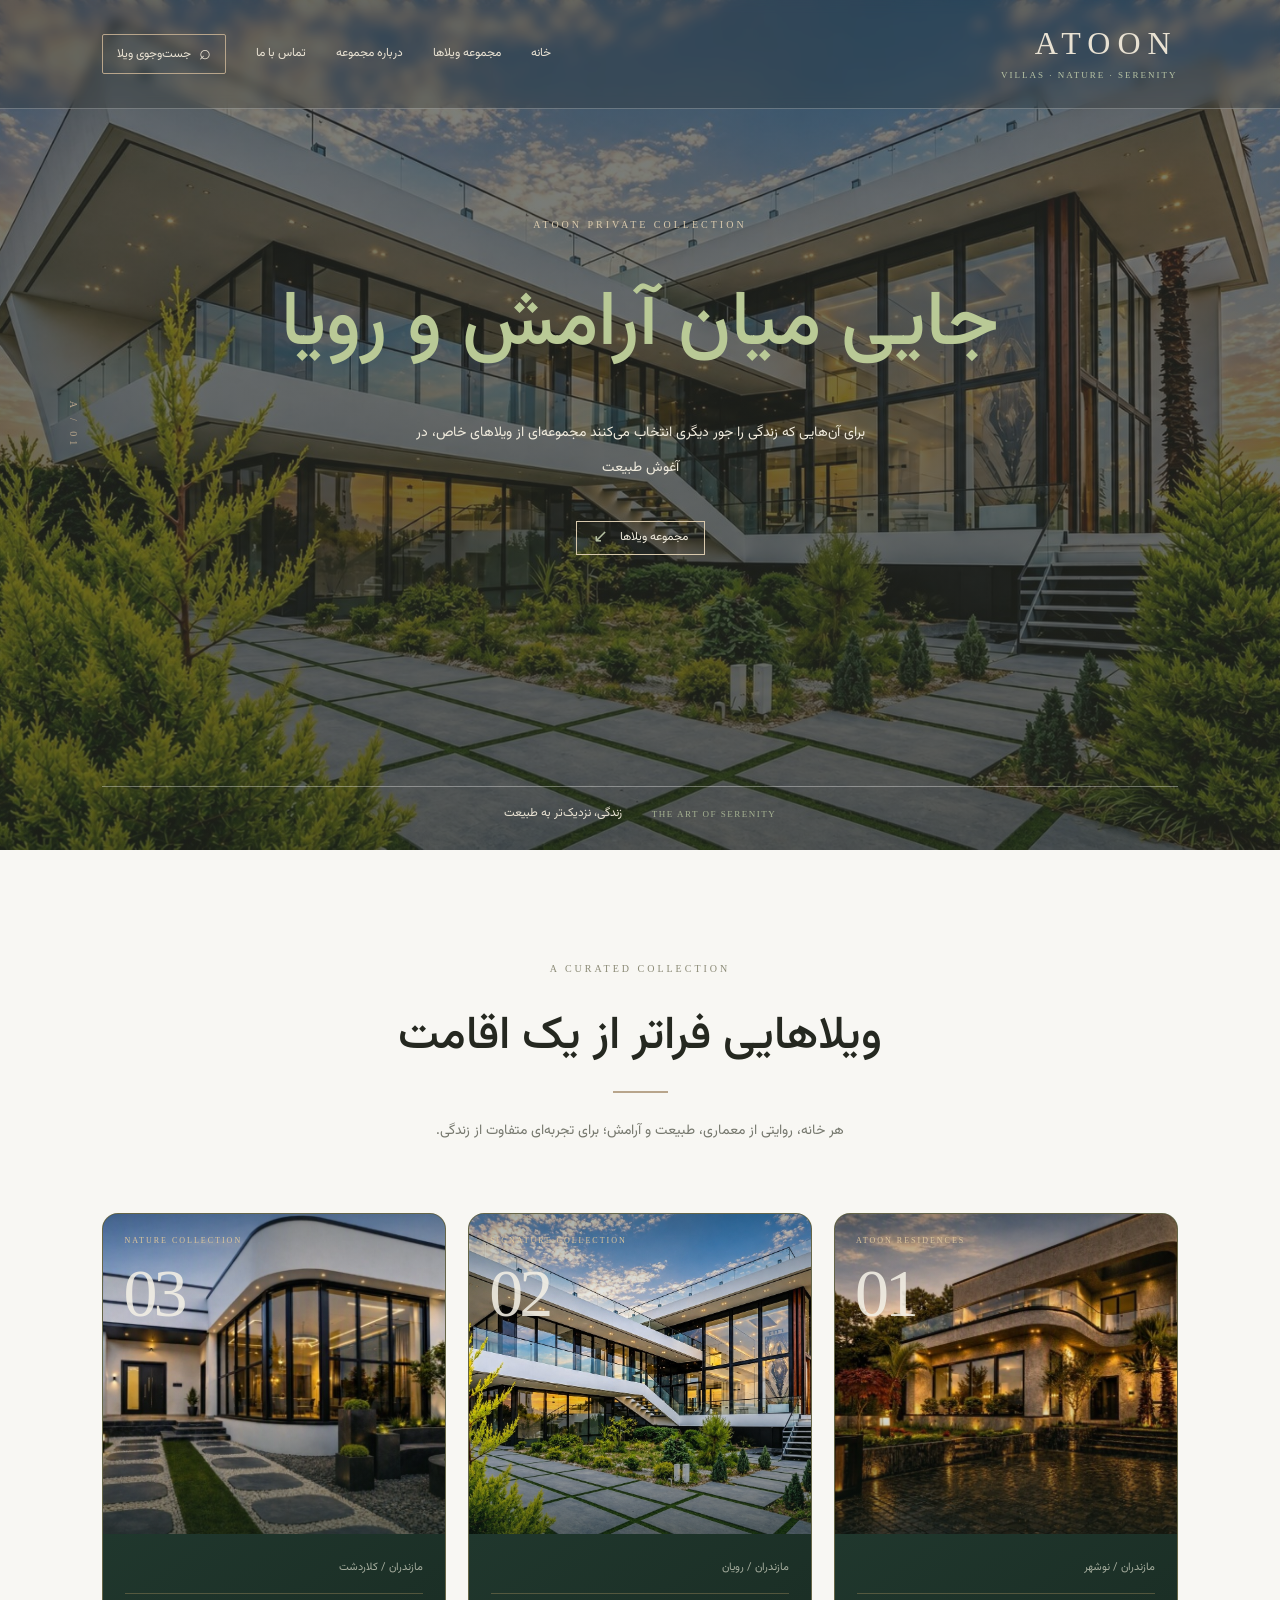
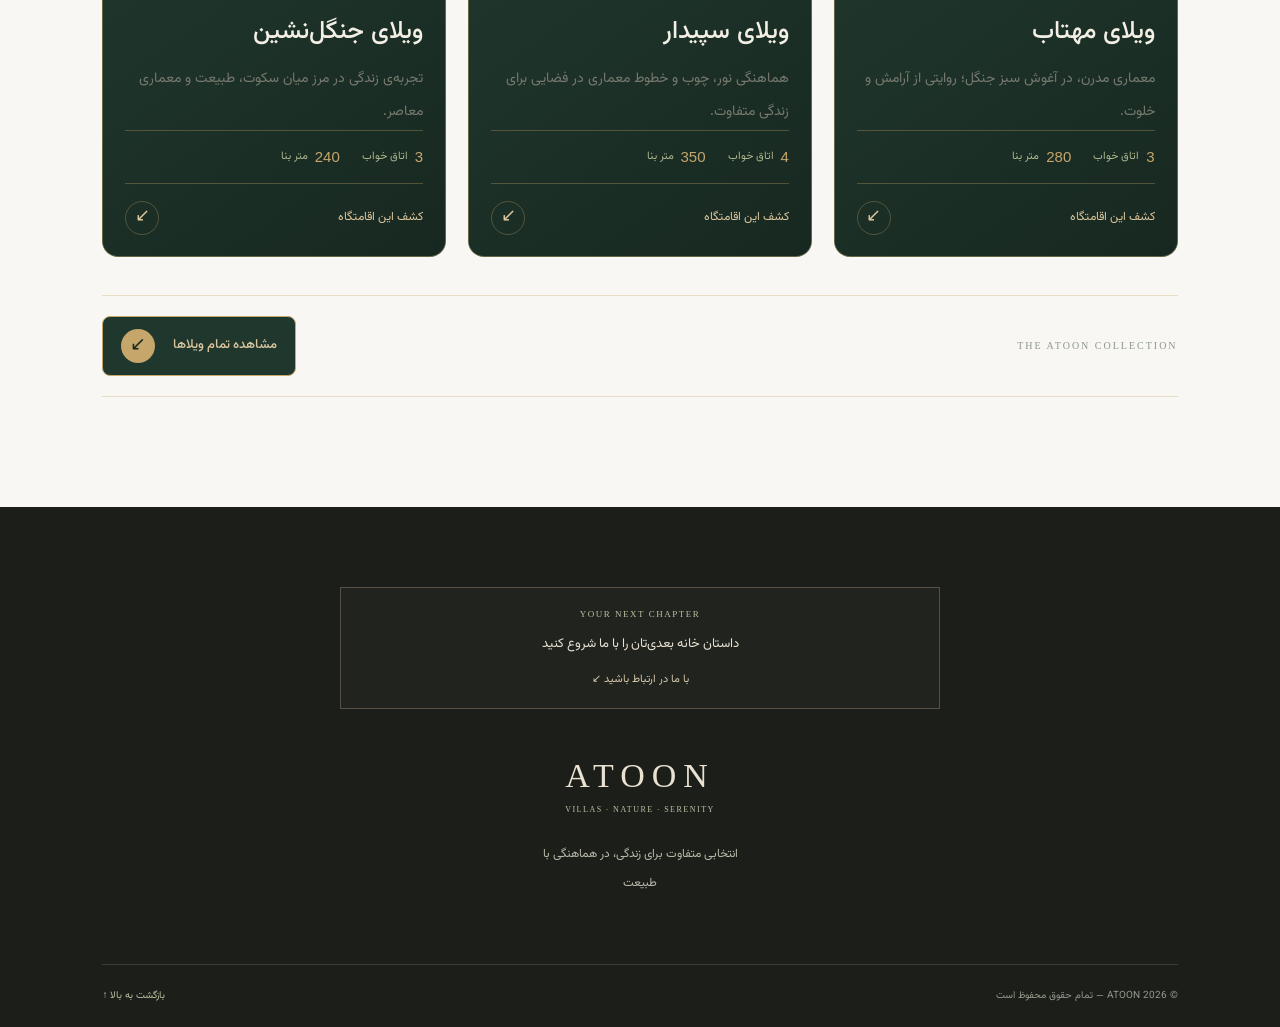
<file: index.html>
<!DOCTYPE html>
<html lang="fa" dir="rtl">

<head>
    <meta charset="UTF-8">
    <meta name="viewport" content="width=device-width, initial-scale=1.0">
    <title>ATOON | ویلاهای خاص در دل طبیعت</title>
    <link rel="stylesheet" href="style.css">

    <link rel="icon" type="image/png" href="images/logo.jpg">

</head>

<body>



    <div class="hero-shell">

        <header class="site-header">

            <a href="#" class="brand">
                <span class="brand-name">ATOON</span>
                <span class="brand-subtitle">VILLAS · NATURE · SERENITY</span>
            </a>

            <nav class="main-nav">
                <a href="#">خانه</a>
                <a href="#villas">مجموعه ویلاها</a>
                <a href="./about.html">درباره مجموعه</a>
                <a href="contact.html">تماس با ما</a>

                <button type="button" class="search-toggle" id="search-toggle" aria-expanded="false"
                    aria-controls="villa-search-panel">
                    <span class="search-icon">⌕</span>
                    <span>جست‌وجوی ویلا</span>
                </button>

            </nav>

        </header>

    </div>


    <div class="villa-search-panel" id="villa-search-panel" hidden>
        <div class="search-panel-heading">
            <div>
                <span class="search-kicker">FIND YOUR PLACE</span>
                <h3>ویلای ایده‌آل شما، از اینجا شروع می‌شود.</h3>
            </div>
            <button type="button" class="search-close" id="search-close" aria-label="بستن جست‌وجو">×</button>
        </div>

        <form class="search-form" id="villa-search-form">

            <div class="search-field">
                <span class="field-label">مقصد</span>
                <input type="hidden" name="location" value="">

                <div class="custom-select">
                    <button type="button" class="select-trigger" aria-expanded="false">
                        <span class="selected-value">همه مناطق</span>
                        <span class="select-arrow">⌄</span>
                    </button>
                    <div class="select-options" hidden>
                        <button type="button" class="select-option selected" data-value="">همه مناطق</button>
                        <button type="button" class="select-option" data-value="نوشهر">نوشهر</button>
                        <button type="button" class="select-option" data-value="رویان">رویان</button>
                        <button type="button" class="select-option" data-value="کلاردشت">کلاردشت</button>
                    </div>
                </div>
            </div>

            <div class="search-field">
                <span class="field-label">نوع ویلا</span>
                <input type="hidden" name="type" value="">

                <div class="custom-select">
                    <button type="button" class="select-trigger" aria-expanded="false">
                        <span class="selected-value">همه ویلاها</span>
                        <span class="select-arrow">⌄</span>
                    </button>
                    <div class="select-options" hidden>
                        <button type="button" class="select-option selected" data-value="">همه ویلاها</button>
                        <button type="button" class="select-option" data-value="forest">ویلای جنگلی</button>
                        <button type="button" class="select-option" data-value="modern">ویلای مدرن</button>
                    </div>
                </div>
            </div>

            <div class="search-field">
                <span class="field-label">تعداد خواب</span>
                <input type="hidden" name="rooms" value="">

                <div class="custom-select">
                    <button type="button" class="select-trigger" aria-expanded="false">
                        <span class="selected-value">مهم نیست</span>
                        <span class="select-arrow">⌄</span>
                    </button>
                    <div class="select-options" hidden>
                        <button type="button" class="select-option selected" data-value="">مهم نیست</button>
                        <button type="button" class="select-option" data-value="2">۲ خواب</button>
                        <button type="button" class="select-option" data-value="3">۳ خواب</button>
                        <button type="button" class="select-option" data-value="4">۴ خواب و بیشتر</button>
                    </div>
                </div>
            </div>

            <button type="submit" class="search-submit">
                جست‌وجو <span>↙</span>
            </button>

        </form>
    </div>


    <main class="hero">

        <div class="hero-content">

            <span class="eyebrow">
                ATOON PRIVATE COLLECTION
            </span>

            <h2>
                جایی میان
                <span>آرامش و رویا</span>
            </h2>

            <p>
                برای آن‌هایی که زندگی را جور دیگری انتخاب می‌کنند
                مجموعه‌ای از ویلاهای خاص، در آغوش طبیعت
            </p>

            <a href="#villas" class="hero-button">
                <span>مجموعه ویلاها</span>
                <span>↙</span>
            </a>

        </div>

        <div class="hero-caption">
            <span>THE ART OF SERENITY</span>
            <span>زندگی، نزدیک‌تر به طبیعت</span>
        </div>

        <div class="hero-index">A / 01</div>

    </main>

    </div>


    <section id="villas">
        <div class="section-heading">
            <span class="section-eyebrow">A CURATED COLLECTION</span>
            <h2>ویلاهایی فراتر از یک اقامت</h2>
            <p>
                هر خانه، روایتی از معماری، طبیعت و آرامش؛
                برای تجربه‌ای متفاوت از زندگی.
            </p>
        </div>


        <div class="villa-grid">

            <!-- VILLA 01 -->
            <article class="villa-card">
                <a href="villa-mahtab.html" class="villa-image">
                    <img src="images/vila1.jpg" alt="ویلای مهتاب در نوشهر">

                    <span class="villa-number">01</span>
                    <span class="villa-number-label">ATOON RESIDENCES</span>
                </a>

                <div class="villa-info">
                    <div class="villa-topline">
                        <span class="villa-location">مازندران / نوشهر</span>
                    </div>

                    <h3>ویلای مهتاب</h3>
                    <p>معماری مدرن، در آغوش سبز جنگل؛ روایتی از آرامش و خلوت.</p>

                    <div class="villa-details">
                        <span><b>3</b> اتاق خواب</span>
                        <span><b>280</b> متر بنا</span>
                    </div>

                    <a href="villa-mahtab.html" class="villa-link">
                        <span>کشف این اقامتگاه</span>
                        <span class="villa-link-icon" aria-hidden="true">↙</span>
                    </a>
                </div>
            </article>

            <!-- VILLA 02 — FEATURED -->
            <article class="villa-card villa-card-featured">
                <a href="villa-sepidar.html" class="villa-image">
                    <img src="images/vila2.jpg" alt="ویلای سپیدار با طراحی داخلی لوکس">

                    <span class="villa-number">02</span>
                    <span class="villa-number-label">SIGNATURE COLLECTION</span>
                </a>

                <div class="villa-info">
                    <div class="villa-topline">
                        <span class="villa-location">مازندران / رویان</span>
                    </div>

                    <h3>ویلای سپیدار</h3>
                    <p>هماهنگی نور، چوب و خطوط معماری در فضایی برای زندگی متفاوت.</p>

                    <div class="villa-details">
                        <span><b>4</b> اتاق خواب</span>
                        <span><b>350</b> متر بنا</span>
                    </div>

                    <a href="villa-sepidar.html" class="villa-link">
                        <span>کشف این اقامتگاه</span>
                        <span class="villa-link-icon" aria-hidden="true">↙</span>
                    </a>
                </div>
            </article>

            <!-- VILLA 03 -->
            <article class="villa-card">
                <a href="villa-jangalneshin.html" class="villa-image">
                    <img src="images/vila3.jpg" alt="ویلای جنگل‌نشین در کلاردشت">

                    <span class="villa-number">03</span>
                    <span class="villa-number-label">NATURE COLLECTION</span>

                </a>

                <div class="villa-info">
                    <div class="villa-topline">
                        <span class="villa-location">مازندران / کلاردشت</span>
                    </div>

                    <h3>ویلای جنگل‌نشین</h3>
                    <p>تجربه‌ی زندگی در مرز میان سکوت، طبیعت و معماری معاصر.</p>

                    <div class="villa-details">
                        <span><b>3</b> اتاق خواب</span>
                        <span><b>240</b> متر بنا</span>
                    </div>

                    <a href="villa-jangalneshin.html" class="villa-link">
                        <span>کشف این اقامتگاه</span>
                        <span class="villa-link-icon" aria-hidden="true">↙</span>
                    </a>
                </div>
            </article>

        </div>

        <div class="villa-more">
            <span class="villa-more-caption">THE ATOON COLLECTION</span>
            <a href="villas.html" class="villa-more-link">
                <span>مشاهده تمام ویلاها</span>
                <span aria-hidden="true">↙</span>
            </a>
        </div>

    </section>


    <footer class="site-footer">
        <div class="footer-main">

            <div class="footer-cta">
                <span>YOUR NEXT CHAPTER</span>
                <p>داستان خانه بعدی‌تان را با ما شروع کنید</p>
                <a href="#contact">با ما در ارتباط باشید ↙</a>
            </div>

            <div class="footer-brand">
                <a href="#" class="footer-logo">ATOON</a>
                <span class="footer-subtitle">VILLAS · NATURE · SERENITY</span>

                <p>
                    انتخابی متفاوت برای زندگی،
                    در هماهنگی با طبیعت
                </p>
            </div>

        </div>

        <div class="footer-bottom">
            <span>© 2026 ATOON — تمام حقوق محفوظ است</span>
            <a href="#">بازگشت به بالا ↑</a>
        </div>
    </footer>


    <script>
        const toggle = document.querySelector('#search-toggle');
        const panel = document.querySelector('#villa-search-panel');
        const closeButton = document.querySelector('#search-close');

        function closeSearchPanel() {
            panel.hidden = true;
            toggle.setAttribute('aria-expanded', 'false');
            closeDropdowns();
        }

        toggle.addEventListener('click', function () {
            const opening = panel.hidden;
            panel.hidden = !opening;
            toggle.setAttribute('aria-expanded', String(opening));
        });

        closeButton.addEventListener('click', closeSearchPanel);

        function closeDropdowns() {
            document.querySelectorAll('.custom-select').forEach(function (select) {
                select.classList.remove('is-open');
                select.querySelector('.select-options').hidden = true;
                select.querySelector('.select-trigger')
                    .setAttribute('aria-expanded', 'false');
            });
        }

        document.querySelectorAll('.custom-select').forEach(function (select) {
            const trigger = select.querySelector('.select-trigger');
            const options = select.querySelector('.select-options');
            const selectedText = select.querySelector('.selected-value');
            const hiddenInput = select.closest('.search-field')
                .querySelector('input[type="hidden"]');

            trigger.setAttribute('aria-haspopup', 'true');

            trigger.addEventListener('click', function () {
                const opening = options.hidden;
                closeDropdowns();

                if (opening) {
                    options.hidden = false;
                    select.classList.add('is-open');
                    trigger.setAttribute('aria-expanded', 'true');
                }
            });

            options.querySelectorAll('.select-option').forEach(function (option) {
                option.addEventListener('click', function () {
                    selectedText.textContent = option.textContent.trim();
                    hiddenInput.value = option.dataset.value;

                    options.querySelectorAll('.select-option').forEach(function (item) {
                        item.classList.remove('selected');
                    });

                    option.classList.add('selected');
                    closeDropdowns();
                    trigger.focus();
                });
            });
        });

        document.addEventListener('click', function (event) {
            if (!event.target.closest('.custom-select')) {
                closeDropdowns();
            }
        });

        document.addEventListener('keydown', function (event) {
            if (event.key === 'SERENITY') {
                closeSearchPanel();
            }
        });

        panel.addEventListener('click', function (event) {
            event.stopPropagation();
        });
    </script>


</body>

</html>
</file>
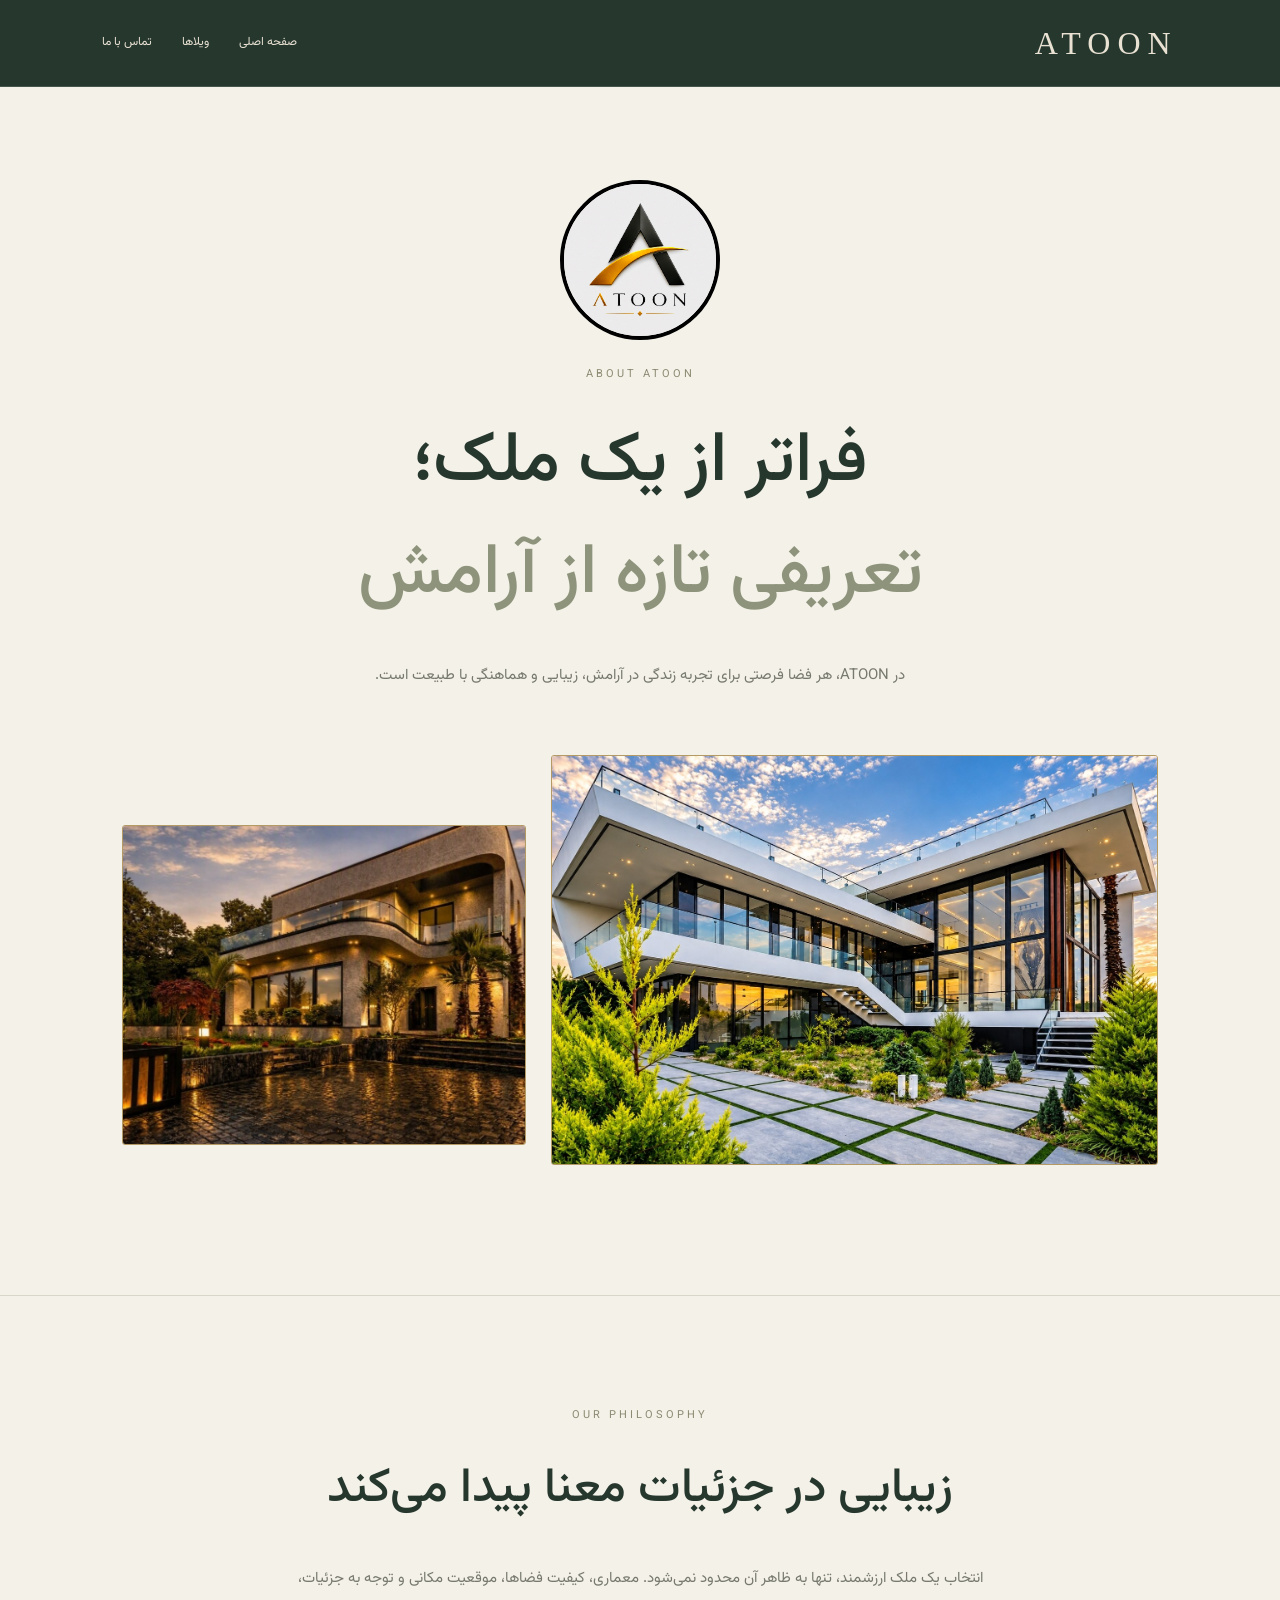
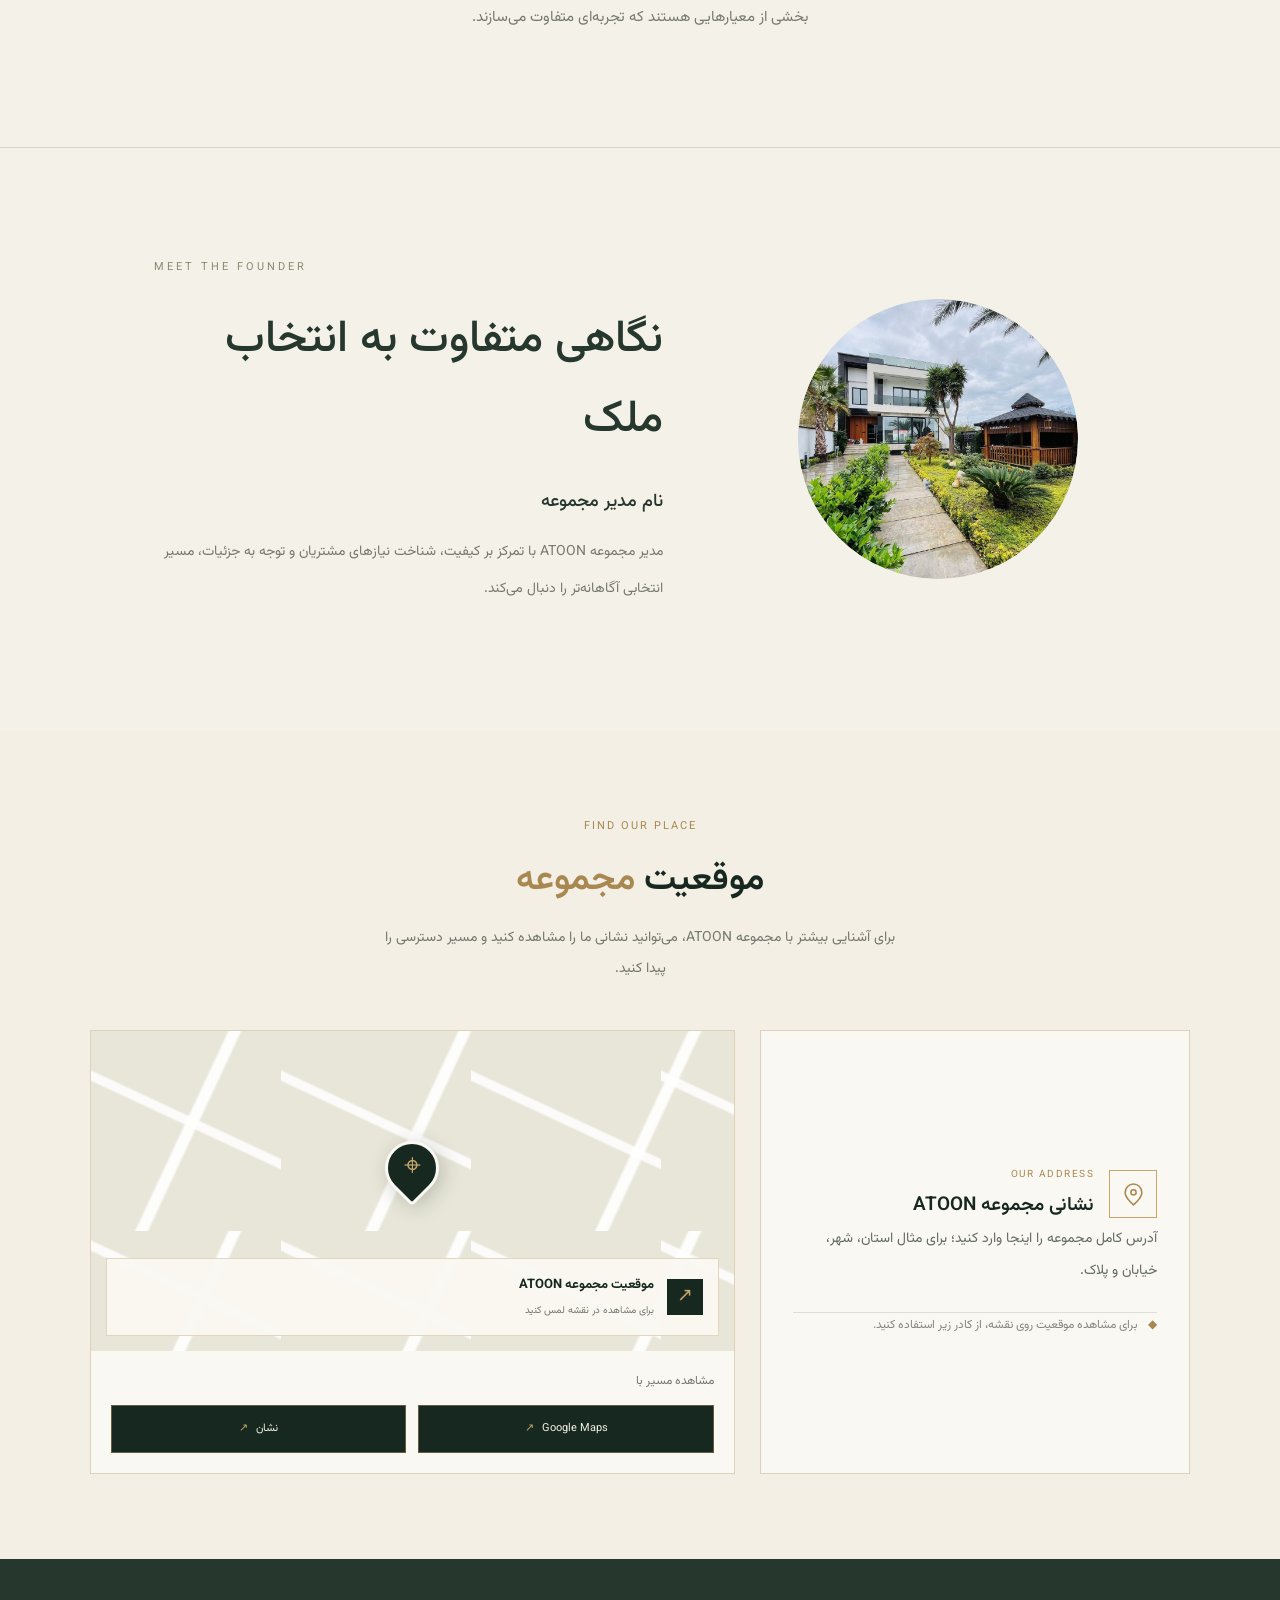
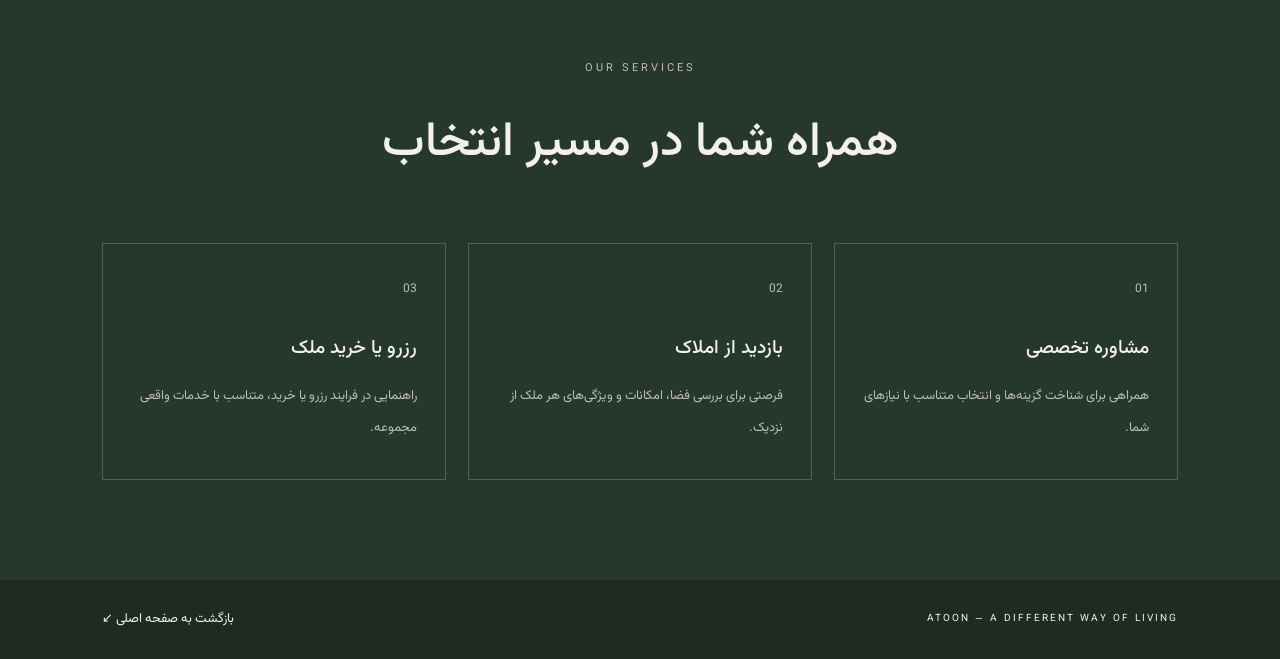
<file: about.html>
<!DOCTYPE html>
<html lang="fa" dir="rtl">

<head>
    <meta charset="UTF-8">
    <meta name="viewport" content="width=device-width, initial-scale=1.0">
    <title>درباره مجموعه | ATOON</title>

    <link rel="stylesheet" href="style.css">

    <link rel="icon" type="image/png" href="images/logo.jpg">

</head>

<body>

    <!-- هدر سایت -->
    <header class="site-header">
        <a href="index.html" class="brand">
            <span class="brand-name">ATOON</span>
        </a>

        <nav class="main-nav">
            <a href="index.html">صفحه اصلی</a>
            <a href="index.html#villas">ویلاها</a>
            <a href="contact.html">تماس با ما</a>
        </nav>
    </header>

    <main class="about-page">

        <!-- بخش اول: معرفی مجموعه -->
        <section class="about-hero">

            <div class="about-logo-circle">
                <img src="images/logo.jpg" alt="لوگوی مجموعه ATOON">
            </div>

            <span class="eyebrow">ABOUT ATOON</span>
            <h1>
                فراتر از یک ملک؛
                <span>تعریفی تازه از آرامش</span>
            </h1>
            <p>
                در ATOON، هر فضا فرصتی برای تجربه زندگی در آرامش،
                زیبایی و هماهنگی با طبیعت است.
            </p>

            <div class="about-gallery">
                <img src="images/vila2.jpg" alt="نمای بیرونی ویلا">
                <img src="images/vila1.jpg" alt="فضای داخلی ویلا">
            </div>
        </section>

        <!-- بخش دوم: فلسفه و استانداردها -->
        <section class="about-philosophy">
            <span class="eyebrow">OUR PHILOSOPHY</span>
            <h2>زیبایی در جزئیات معنا پیدا می‌کند</h2>
            <p>
                انتخاب یک ملک ارزشمند، تنها به ظاهر آن محدود نمی‌شود.
                معماری، کیفیت فضاها، موقعیت مکانی و توجه به جزئیات،
                بخشی از معیارهایی هستند که تجربه‌ای متفاوت می‌سازند.
            </p>
        </section>

        <!-- بخش سوم: مدیر مجموعه -->
        <section class="about-manager">
            <div class="manager-image">
                <img src="images/vila4.jpg" alt="مدیر مجموعه ATOON">
            </div>

            <div class="manager-content">
                <span class="eyebrow">MEET THE FOUNDER</span>
                <h2>نگاهی متفاوت به انتخاب ملک</h2>
                <h3>نام مدیر مجموعه</h3>
                <p>
                    مدیر مجموعه ATOON با تمرکز بر کیفیت،
                    شناخت نیازهای مشتریان و توجه به جزئیات،
                    مسیر انتخابی آگاهانه‌تر را دنبال می‌کند.
                </p>
            </div>
        </section>


        <!-- ATOON LOCATION SECTION -->
        <section class="atoon-location" id="location">

            <div class="atoon-location-heading">
                <span class="atoon-location-eyebrow">FIND OUR PLACE</span>
                <h2>موقعیت <span>مجموعه</span></h2>
                <p>
                    برای آشنایی بیشتر با مجموعه ATOON،
                    می‌توانید نشانی ما را مشاهده کنید و مسیر دسترسی را پیدا کنید.
                </p>
            </div>

            <div class="atoon-location-layout">

                <!-- آدرس متنی -->
                <div class="atoon-address-card">

                    <div class="atoon-address-title">

                        <span class="atoon-location-icon">
                            <svg viewBox="0 0 24 24" aria-hidden="true">
                                <path d="M20 10c0 5-8 12-8 12S4 15 4 10a8 8 0 1 1 16 0Z" />
                                <circle cx="12" cy="10" r="2.5" />
                            </svg>
                        </span>

                        <div>
                            <span class="atoon-small-label">OUR ADDRESS</span>
                            <h3>نشانی مجموعه ATOON</h3>
                        </div>
                    </div>

                    <p class="atoon-address-description">
                        آدرس کامل مجموعه را اینجا وارد کنید؛
                        برای مثال استان، شهر، خیابان و پلاک.
                    </p>

                    <div class="atoon-address-divider"></div>

                    <p class="atoon-address-note">
                        <span>◆</span>
                        برای مشاهده موقعیت روی نقشه، از کادر زیر استفاده کنید.
                    </p>

                </div>

                <!-- کادر مستطیلی نقشه -->
                <div class="atoon-map-card">

                    <a class="atoon-map-preview" href="https://www.google.com/maps/search/?api=1&query=YOUR_LOCATION"
                        target="_blank" rel="noopener noreferrer" aria-label="مشاهده موقعیت مجموعه ATOON در گوگل مپ">

                        <div class="atoon-map-pattern">
                            <span class="atoon-map-road atoon-road-one"></span>
                            <span class="atoon-map-road atoon-road-two"></span>
                            <span class="atoon-map-road atoon-road-three"></span>
                            <span class="atoon-map-road atoon-road-four"></span>

                            <span class="atoon-map-park atoon-park-one"></span>
                            <span class="atoon-map-park atoon-park-two"></span>

                            <div class="atoon-map-marker">
                                <span>⌖</span>
                            </div>
                        </div>

                        <div class="atoon-map-caption">
                            <span class="atoon-map-caption-icon">↗</span>
                            <div>
                                <strong>موقعیت مجموعه ATOON</strong>
                                <small>برای مشاهده در نقشه لمس کنید</small>
                            </div>
                        </div>

                    </a>

                    <!-- انتخاب برنامه مسیریابی -->
                    <div class="atoon-map-footer">
                        <p>مشاهده مسیر با</p>

                        <div class="atoon-map-buttons">

                            <a href="https://www.google.com/maps/search/?api=1&query=YOUR_LOCATION" target="_blank"
                                rel="noopener noreferrer" class="atoon-map-button">
                                Google Maps <span>↗</span>
                            </a>


                            <a href="https://neshan.org/maps" target="_blank" rel="noopener noreferrer"
                                class="atoon-map-button">
                                نشان <span>↗</span>
                            </a>

                        </div>
                    </div>

                </div>

            </div>

        </section>


        <!-- بخش چهارم: خدمات -->
        <section class="about-services">
            <span class="eyebrow">OUR SERVICES</span>
            <h2>همراه شما در مسیر انتخاب</h2>

            <div class="services-grid">
                <article class="service-card">
                    <span>01</span>
                    <h3>مشاوره تخصصی</h3>
                    <p>
                        همراهی برای شناخت گزینه‌ها و انتخاب متناسب
                        با نیازهای شما.
                    </p>
                </article>

                <article class="service-card">
                    <span>02</span>
                    <h3>بازدید از املاک</h3>
                    <p>
                        فرصتی برای بررسی فضا، امکانات و ویژگی‌های
                        هر ملک از نزدیک.
                    </p>
                </article>

                <article class="service-card">
                    <span>03</span>
                    <h3>رزرو یا خرید ملک</h3>
                    <p>
                        راهنمایی در فرایند رزرو یا خرید، متناسب
                        با خدمات واقعی مجموعه.
                    </p>
                </article>
            </div>
        </section>

    </main>

    <footer class="about-footer">
        <p>ATOON — A DIFFERENT WAY OF LIVING</p>
        <a href="index.html">بازگشت به صفحه اصلی ↙</a>
    </footer>

</body>

</html>
</file>
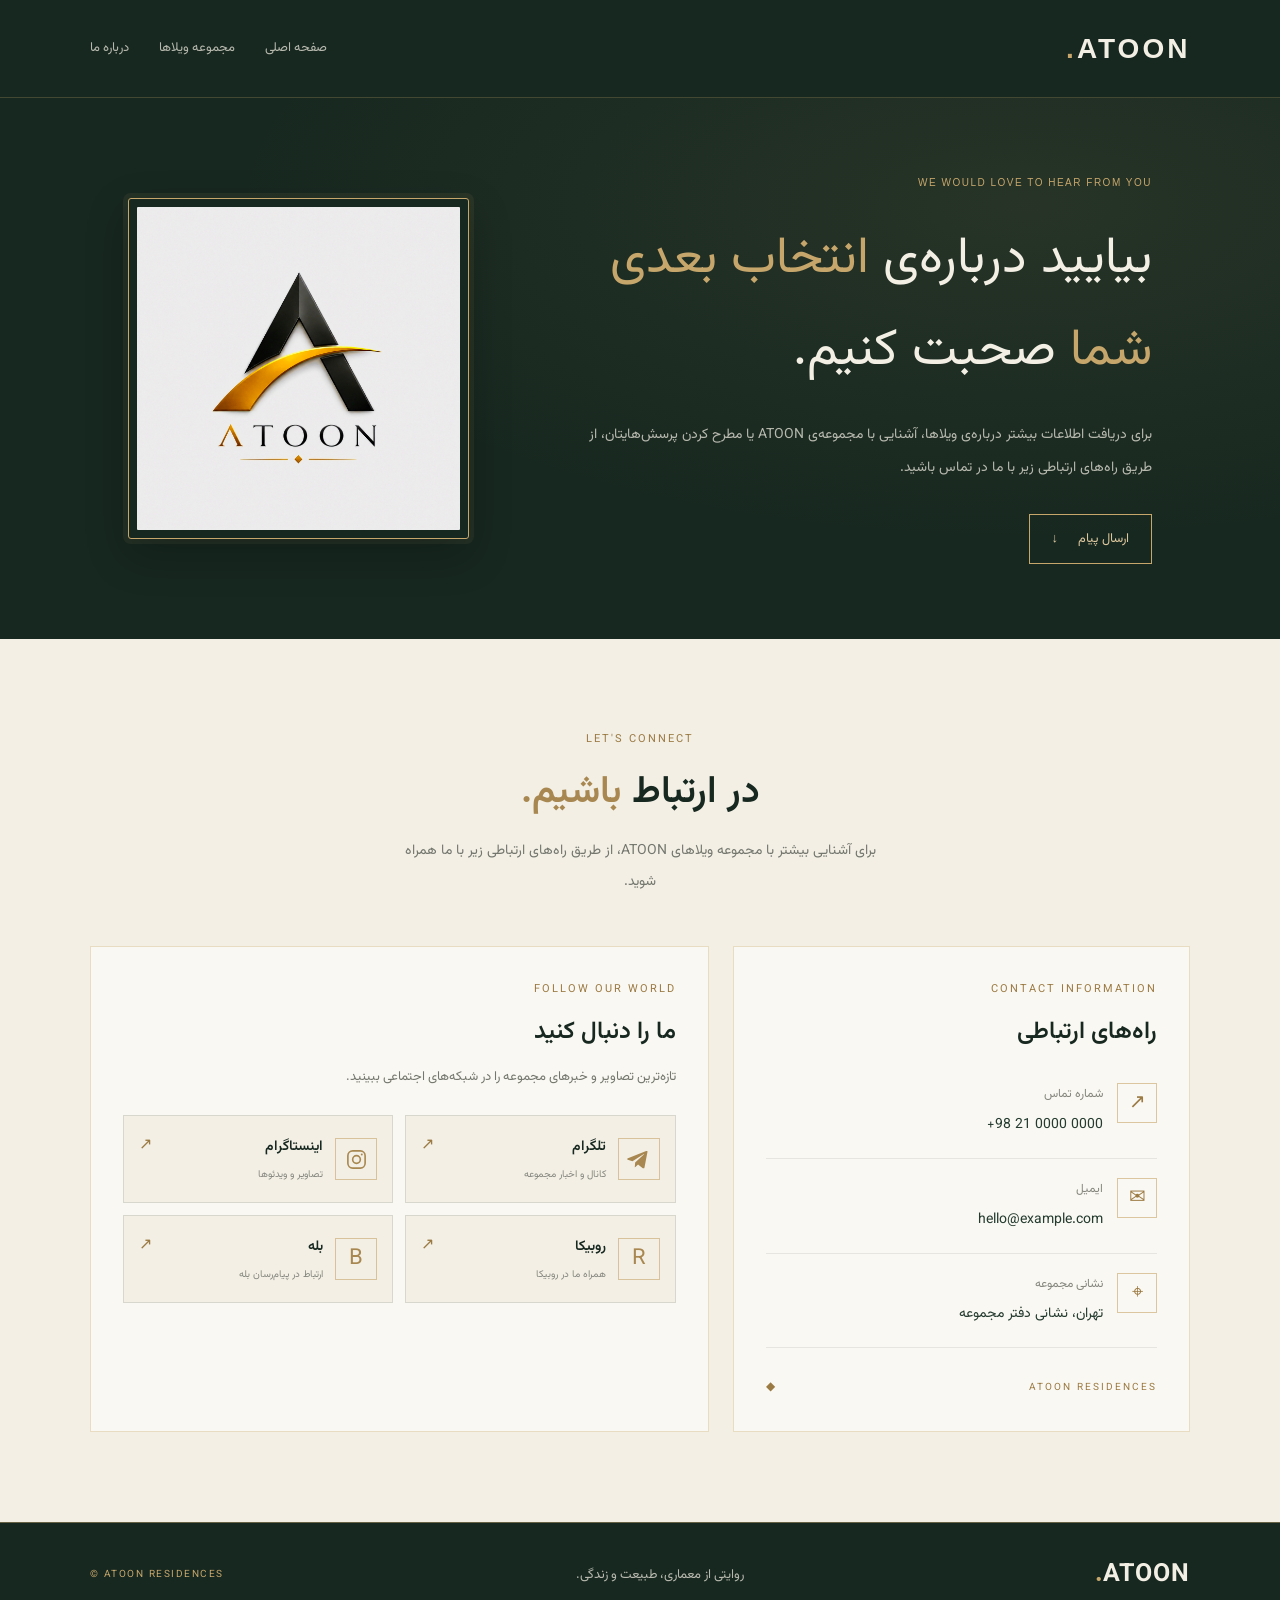
<file: contact.html>
<!DOCTYPE html>
<html lang="fa" dir="rtl">

<head>
    <meta charset="UTF-8">
    <meta name="viewport" content="width=device-width, initial-scale=1.0">

    <title>ارتباط با ما | ATOON</title>

    <link rel="stylesheet" href="style.css">

    <link href="https://fonts.googleapis.com/css2?family=Vazirmatn:wght@300;400;500;600;700&display=swap"
        rel="stylesheet">


    <link rel="icon" type="image/png" href="images/logo.jpg">


</head>

<body class="contact-page">

    <!-- هدر سایت -->
    <header class="contact-header">

        <a href="index.html" class="contact-logo">
            ATOON<span>.</span>
        </a>

        <nav class="contact-nav">
            <a href="index.html">صفحه اصلی</a>
            <a href="villas.html">مجموعه ویلاها</a>
            <a href="about.html">درباره ما</a>
        </nav>

    </header>

    <!-- بخش معرفی -->
    <section class="contact-hero">

        <div class="contact-hero-text">

            <span class="contact-eyebrow">
                WE WOULD LOVE TO HEAR FROM YOU
            </span>

            <h1>
                بیایید درباره‌ی
                <span>انتخاب بعدی شما</span>
                صحبت کنیم.
            </h1>

            <p>
                برای دریافت اطلاعات بیشتر درباره‌ی ویلاها،
                آشنایی با مجموعه‌ی ATOON یا مطرح کردن پرسش‌هایتان،
                از طریق راه‌های ارتباطی زیر با ما در تماس باشید.
            </p>

            <a href="#contact-form" class="contact-main-button">
                ارسال پیام <span>↓</span>
            </a>

        </div>


        <div class="contact-hero-decoration">
            <img src="images/logo.jpg" alt="مجموعه ویلاهای ATOON" class="contact-hero-image">
        </div>

    </section>

    <!-- بخش جدید ارتباط با ATOON -->
    <section class="atoon-connect" id="contact-details">

        <div class="atoon-connect-heading">
            <span class="atoon-connect-eyebrow">LET'S CONNECT</span>
            <h2>در ارتباط <span>باشیم.</span></h2>
            <p>
                برای آشنایی بیشتر با مجموعه ویلاهای ATOON،
                از طریق راه‌های ارتباطی زیر با ما همراه شوید.
            </p>
        </div>

        <div class="atoon-connect-layout">

            <!-- اطلاعات تماس -->
            <div class="atoon-contact-card">

                <span class="atoon-card-label">CONTACT INFORMATION</span>
                <h3>راه‌های ارتباطی</h3>

                <div class="atoon-contact-line">
                    <span class="atoon-contact-symbol">↗</span>
                    <div>
                        <span>شماره تماس</span>
                        <p dir="ltr">+98 21 0000 0000</p>
                    </div>
                </div>

                <div class="atoon-contact-line">
                    <span class="atoon-contact-symbol">✉</span>
                    <div>
                        <span>ایمیل</span>
                        <p dir="ltr">hello@example.com</p>
                    </div>
                </div>

                <div class="atoon-contact-line">
                    <span class="atoon-contact-symbol">⌖</span>
                    <div>
                        <span>نشانی مجموعه</span>
                        <p>تهران، نشانی دفتر مجموعه</p>
                    </div>
                </div>

                <div class="atoon-contact-signature">
                    ATOON RESIDENCES <span>◆</span>
                </div>

            </div>

            <!-- شبکه‌های اجتماعی -->
            <div class="atoon-social-section">

                <span class="atoon-card-label">FOLLOW OUR WORLD</span>
                <h3>ما را دنبال کنید</h3>
                <p class="atoon-social-description">
                    تازه‌ترین تصاویر و خبرهای مجموعه را در شبکه‌های اجتماعی ببینید.
                </p>

                <div class="atoon-social-grid">

                    <a class="atoon-social-link telegram" href="https://t.me/YourUsername" target="_blank"
                        rel="noopener noreferrer">

                        <span class="atoon-social-icon">
                            <svg viewBox="0 0 24 24" aria-hidden="true">
                                <path
                                    d="M21.5 3.5 18.3 20c-.2 1.2-.9 1.5-1.8 1l-5-3.7-2.4 2.3c-.3.3-.5.5-1 .5l.4-5.1 9.3-8.4c.4-.4-.1-.6-.6-.2L5.7 13.7.8 12.2c-1.1-.4-1.1-1.1.2-1.6L20 3.2c.9-.3 1.7.2 1.5.3Z" />
                            </svg>
                        </span>

                        <span class="atoon-social-text">
                            <strong>تلگرام</strong>
                            <small>کانال و اخبار مجموعه</small>
                        </span>
                        <span class="atoon-social-arrow">↗</span>
                    </a>

                    <a class="atoon-social-link instagram" href="https://instagram.com/YourUsername" target="_blank"
                        rel="noopener noreferrer">

                        <span class="atoon-social-icon">
                            <svg viewBox="0 0 24 24" aria-hidden="true">
                                <rect x="3" y="3" width="18" height="18" rx="5" />
                                <circle cx="12" cy="12" r="4" />
                                <circle class="atoon-icon-dot" cx="17.5" cy="6.8" r="1" />
                            </svg>
                        </span>

                        <span class="atoon-social-text">
                            <strong>اینستاگرام</strong>
                            <small>تصاویر و ویدئوها</small>
                        </span>
                        <span class="atoon-social-arrow">↗</span>
                    </a>

                    <a class="atoon-social-link rubika" href="https://rubika.ir/YourUsername" target="_blank"
                        rel="noopener noreferrer">
                        <span class="atoon-social-icon">R</span>
                        <span class="atoon-social-text">
                            <strong>روبیکا</strong>
                            <small>همراه ما در روبیکا</small>
                        </span>
                        <span class="atoon-social-arrow">↗</span>
                    </a>

                    <a class="atoon-social-link bale" href="https://ble.ir/YourUsername" target="_blank"
                        rel="noopener noreferrer">
                        <span class="atoon-social-icon">B</span>
                        <span class="atoon-social-text">
                            <strong>بله</strong>
                            <small>ارتباط در پیام‌رسان بله</small>
                        </span>
                        <span class="atoon-social-arrow">↗</span>
                    </a>

                </div>

            </div>

        </div>

    </section>

    <!-- فوتر -->
    <footer class="contact-footer">

        <a href="index.html" class="contact-logo">
            ATOON<span>.</span>
        </a>

        <p>روایتی از معماری، طبیعت و زندگی.</p>

        <span>ATOON RESIDENCES ©</span>

    </footer>

</body>

</html>
</file>
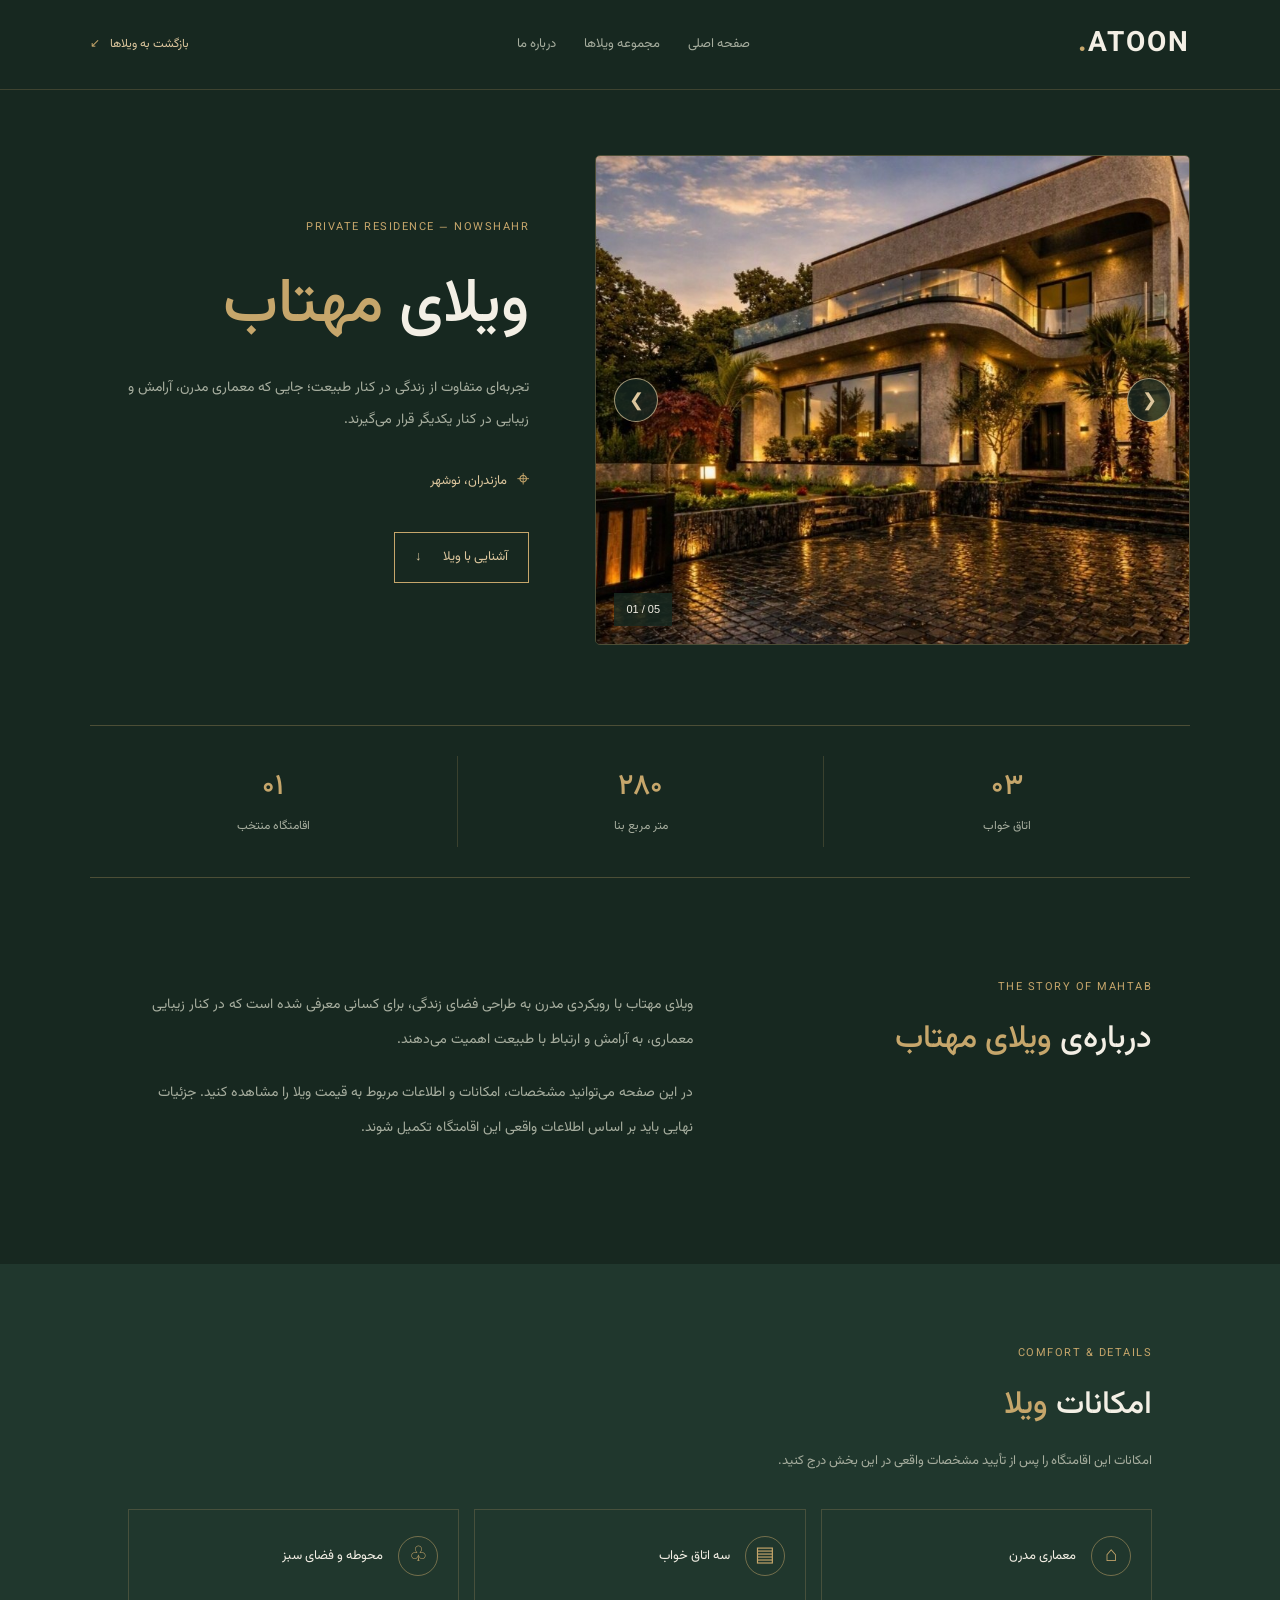
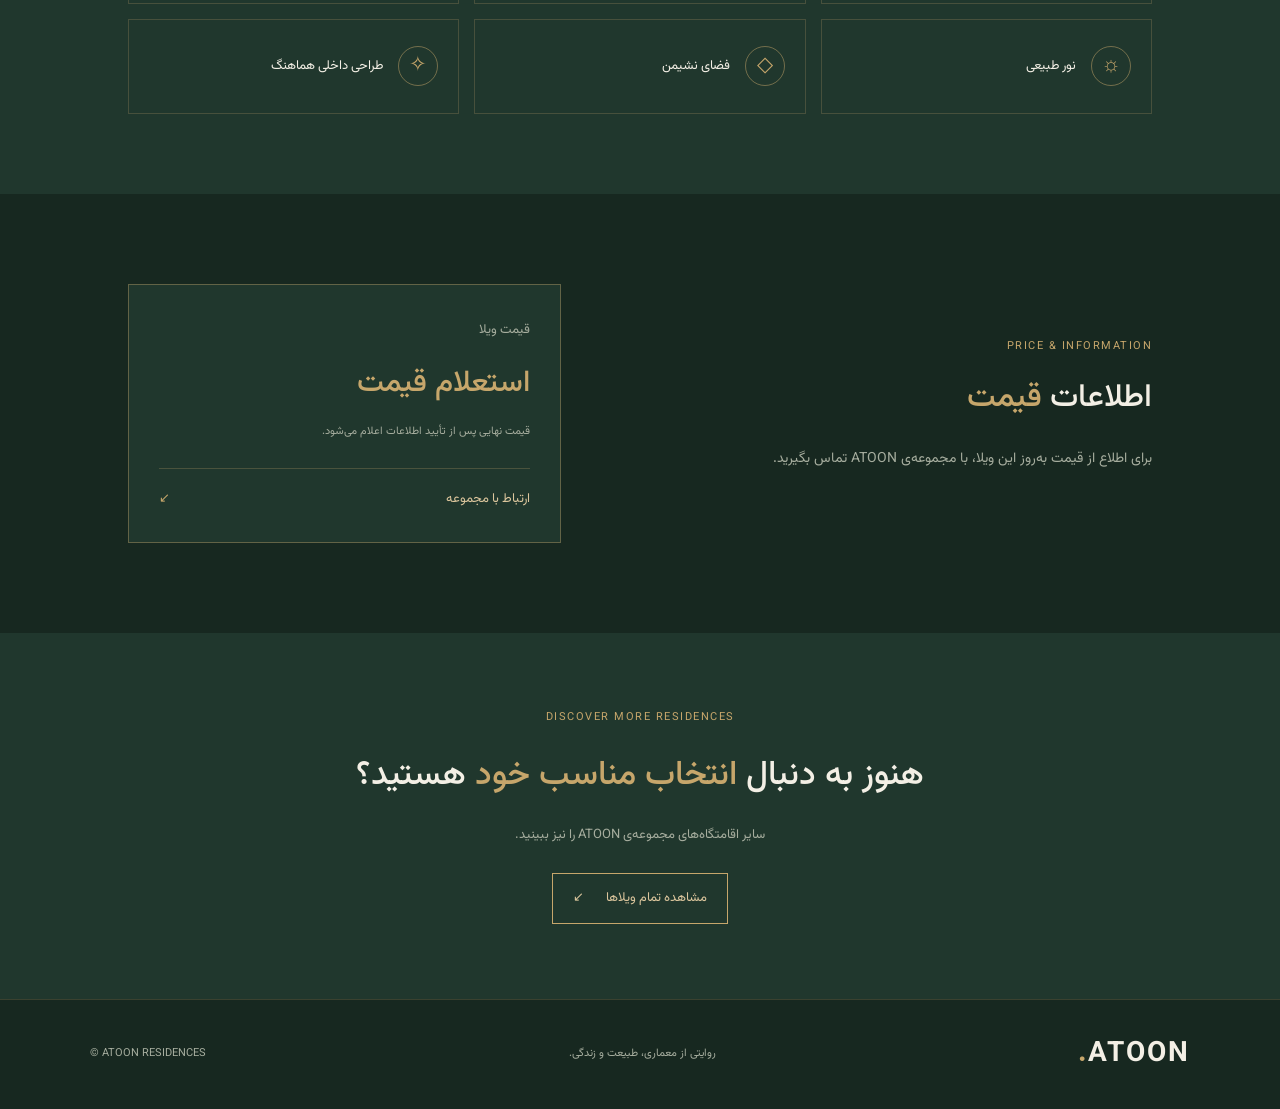
<file: villa-01.html>
<!DOCTYPE html>
<html lang="fa" dir="rtl">

<head>
    <meta charset="UTF-8">
    <meta name="viewport" content="width=device-width, initial-scale=1.0">

    <title>ویلای مهتاب | ATOON</title>

    <link rel="stylesheet" href="style.css">

    <link href="https://fonts.googleapis.com/css2?family=Vazirmatn:wght@300;400;500;600;700&display=swap"
        rel="stylesheet">

    <link rel="icon" type="image/png" href="images/logo.jpg">

</head>

<body class="villa-page">

    <!-- نوار بالای صفحه -->
    <header class="villa-header">

        <a href="index.html" class="villa-logo">
            ATOON<span>.</span>
        </a>

        <nav class="villa-nav">
            <a href="index.html">صفحه اصلی</a>
            <a href="villas.html">مجموعه ویلاها</a>
            <a href="about.html">درباره ما</a>
        </nav>

        <a href="villas.html" class="villa-back-link">
            بازگشت به ویلاها <span>↙</span>
        </a>

    </header>


    <main>

        <!-- تصویر اصلی و معرفی ویلا -->
        <section class="villa-hero">


            <div class="villa-hero-image" id="villaGallery">

                <img id="villaMainImage" src="images/vila1.jpg" alt="نمای بیرونی ویلای مهتاب">

                <!-- فلش عکس قبلی -->
                <button class="villa-gallery-arrow villa-gallery-prev" type="button" aria-label="عکس قبلی"
                    onclick="changeVillaImage(-1)">&#10094;</button>

                <!-- فلش عکس بعدی -->
                <button class="villa-gallery-arrow villa-gallery-next" type="button" aria-label="عکس بعدی"
                    onclick="changeVillaImage(1)">&#10095;</button>

                <!-- شماره تصاویر -->
                <span class="villa-gallery-counter" id="villaImageCounter">
                    01 / 05
                </span>

            </div>


            <div class="villa-hero-content">

                <span class="villa-eyebrow">
                    PRIVATE RESIDENCE — NOWSHAHR
                </span>

                <h1>
                    ویلای <span>مهتاب</span>
                </h1>

                <p class="villa-hero-description">
                    تجربه‌ای متفاوت از زندگی در کنار طبیعت؛
                    جایی که معماری مدرن، آرامش و زیبایی
                    در کنار یکدیگر قرار می‌گیرند.
                </p>

                <div class="villa-hero-location">
                    <span>⌖</span>
                    مازندران، نوشهر
                </div>

                <a href="#villa-details" class="villa-primary-link">
                    آشنایی با ویلا <span>↓</span>
                </a>

            </div>

        </section>


        <!-- خلاصه مشخصات -->
        <section class="villa-overview">

            <div class="villa-overview-item">
                <span class="villa-overview-number">۰۳</span>
                <span>اتاق خواب</span>
            </div>

            <div class="villa-overview-item">
                <span class="villa-overview-number">۲۸۰</span>
                <span>متر مربع بنا</span>
            </div>

            <div class="villa-overview-item">
                <span class="villa-overview-number">۰۱</span>
                <span>اقامتگاه منتخب</span>
            </div>

        </section>


        <!-- معرفی کامل ویلا -->
        <section class="villa-description" id="villa-details">

            <div class="villa-section-title">
                <span class="villa-eyebrow">THE STORY OF MAHTAB</span>

                <h2>
                    درباره‌ی <span>ویلای مهتاب</span>
                </h2>
            </div>

            <div class="villa-description-content">

                <p>
                    ویلای مهتاب با رویکردی مدرن به طراحی فضای زندگی،
                    برای کسانی معرفی شده است که در کنار زیبایی معماری،
                    به آرامش و ارتباط با طبیعت اهمیت می‌دهند.
                </p>

                <p>
                    در این صفحه می‌توانید مشخصات، امکانات و اطلاعات
                    مربوط به قیمت ویلا را مشاهده کنید. جزئیات نهایی
                    باید بر اساس اطلاعات واقعی این اقامتگاه تکمیل شوند.
                </p>

            </div>

        </section>


        <!-- امکانات ویلا -->
        <section class="villa-amenities">

            <div class="villa-section-title">
                <span class="villa-eyebrow">COMFORT & DETAILS</span>

                <h2>
                    امکانات <span>ویلا</span>
                </h2>

                <p>
                    امکانات این اقامتگاه را پس از تأیید مشخصات واقعی
                    در این بخش درج کنید.
                </p>
            </div>

            <div class="villa-amenities-grid">

                <div class="villa-amenity">
                    <span class="villa-amenity-icon">⌂</span>
                    <span>معماری مدرن</span>
                </div>

                <div class="villa-amenity">
                    <span class="villa-amenity-icon">▤</span>
                    <span>سه اتاق خواب</span>
                </div>

                <div class="villa-amenity">
                    <span class="villa-amenity-icon">♧</span>
                    <span>محوطه و فضای سبز</span>
                </div>

                <div class="villa-amenity">
                    <span class="villa-amenity-icon">☼</span>
                    <span>نور طبیعی</span>
                </div>

                <div class="villa-amenity">
                    <span class="villa-amenity-icon">◇</span>
                    <span>فضای نشیمن</span>
                </div>

                <div class="villa-amenity">
                    <span class="villa-amenity-icon">✧</span>
                    <span>طراحی داخلی هماهنگ</span>
                </div>

            </div>

        </section>


        <!-- قیمت ویلا -->
        <section class="villa-price-section">

            <div class="villa-price-content">

                <span class="villa-eyebrow">
                    PRICE & INFORMATION
                </span>

                <h2>
                    اطلاعات <span>قیمت</span>
                </h2>

                <p>
                    برای اطلاع از قیمت به‌روز این ویلا،
                    با مجموعه‌ی ATOON تماس بگیرید.
                </p>

            </div>

            <div class="villa-price-card">

                <span class="villa-price-label">
                    قیمت ویلا
                </span>

                <p class="villa-price-value">
                    استعلام قیمت
                </p>

                <span class="villa-price-note">
                    قیمت نهایی پس از تأیید اطلاعات اعلام می‌شود.
                </span>

                <a href="contact.html" class="villa-price-link">
                    ارتباط با مجموعه <span>↙</span>
                </a>

            </div>

        </section>


        <!-- بازگشت به مجموعه -->
        <section class="villa-collection-cta">

            <span class="villa-eyebrow">
                DISCOVER MORE RESIDENCES
            </span>

            <h2>
                هنوز به دنبال <span>انتخاب مناسب خود</span> هستید؟
            </h2>

            <p>
                سایر اقامتگاه‌های مجموعه‌ی ATOON را نیز ببینید.
            </p>

            <a href="villas.html" class="villa-primary-link">
                مشاهده تمام ویلاها <span>↙</span>
            </a>

        </section>

    </main>


    <!-- پایین صفحه -->
    <footer class="villa-footer">

        <a href="index.html" class="villa-logo">
            ATOON<span>.</span>
        </a>

        <p>روایتی از معماری، طبیعت و زندگی.</p>

        <span>ATOON RESIDENCES ©</span>

    </footer>

    <script>
        const villaImages = [
            {
                src: "images/vila1.jpg",
                alt: "نمای بیرونی ویلای مهتاب",
            },
            {
                src: "images/vila2.jpg",
                alt: "فضای داخلی ویلای مهتاب",
            },
            {
                src: "images/vila3.jpg",
                alt: "پذیرایی ویلای مهتاب",
            },
            {
                src: "images/vila4.jpg",
                alt: "آشپزخانه ویلای مهتاب",
            },
            {
                src: "images/vila5.jpg",
                alt: "اتاق خواب ویلای مهتاب",
            }
        ];

        let currentVillaImage = 0;

        function changeVillaImage(direction) {
            currentVillaImage =
                (currentVillaImage + direction + villaImages.length)
                % villaImages.length;

            const image = villaImages[currentVillaImage];

            document.getElementById("villaMainImage").src = image.src;
            document.getElementById("villaMainImage").alt = image.alt;

            document.getElementById("villaImageCounter").textContent =
                String(currentVillaImage + 1).padStart(2, "0")
                + " / "
                + String(villaImages.length).padStart(2, "0");
        }
    </script>

</body>

</html>
</file>
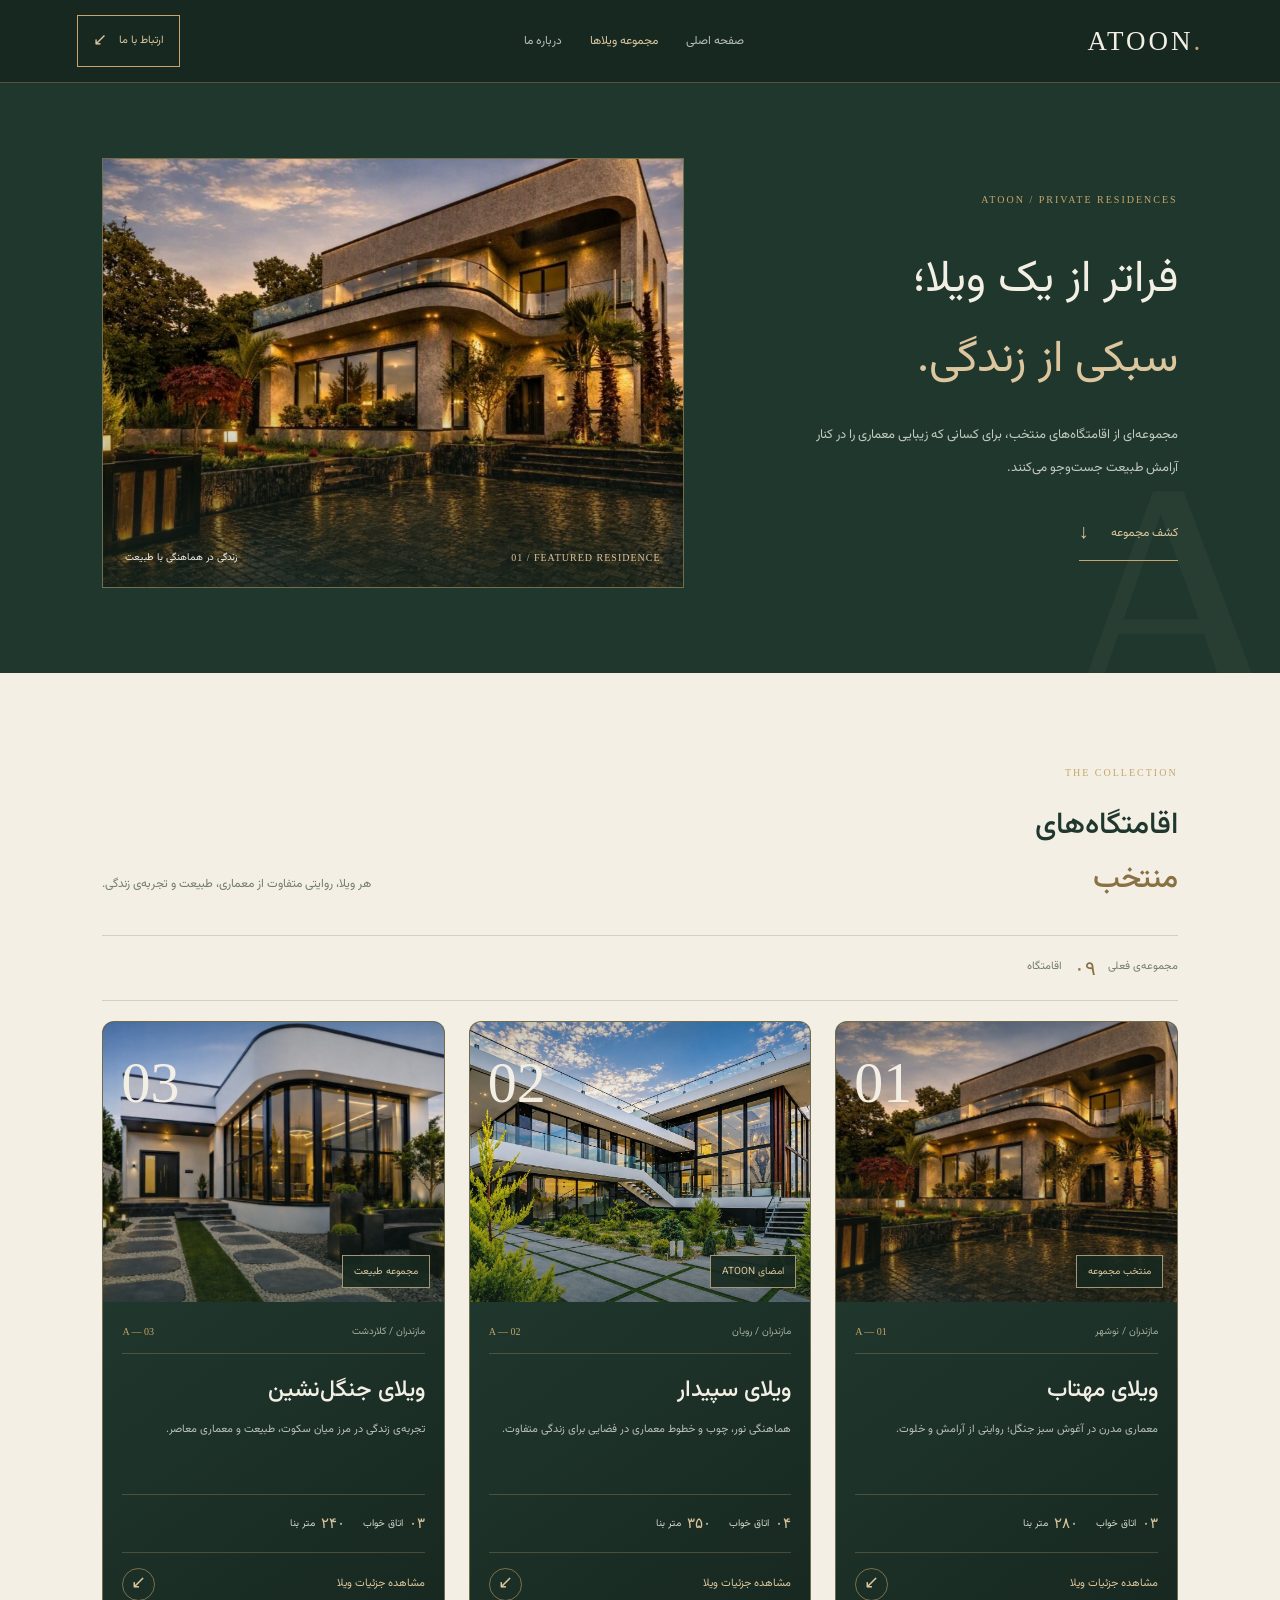
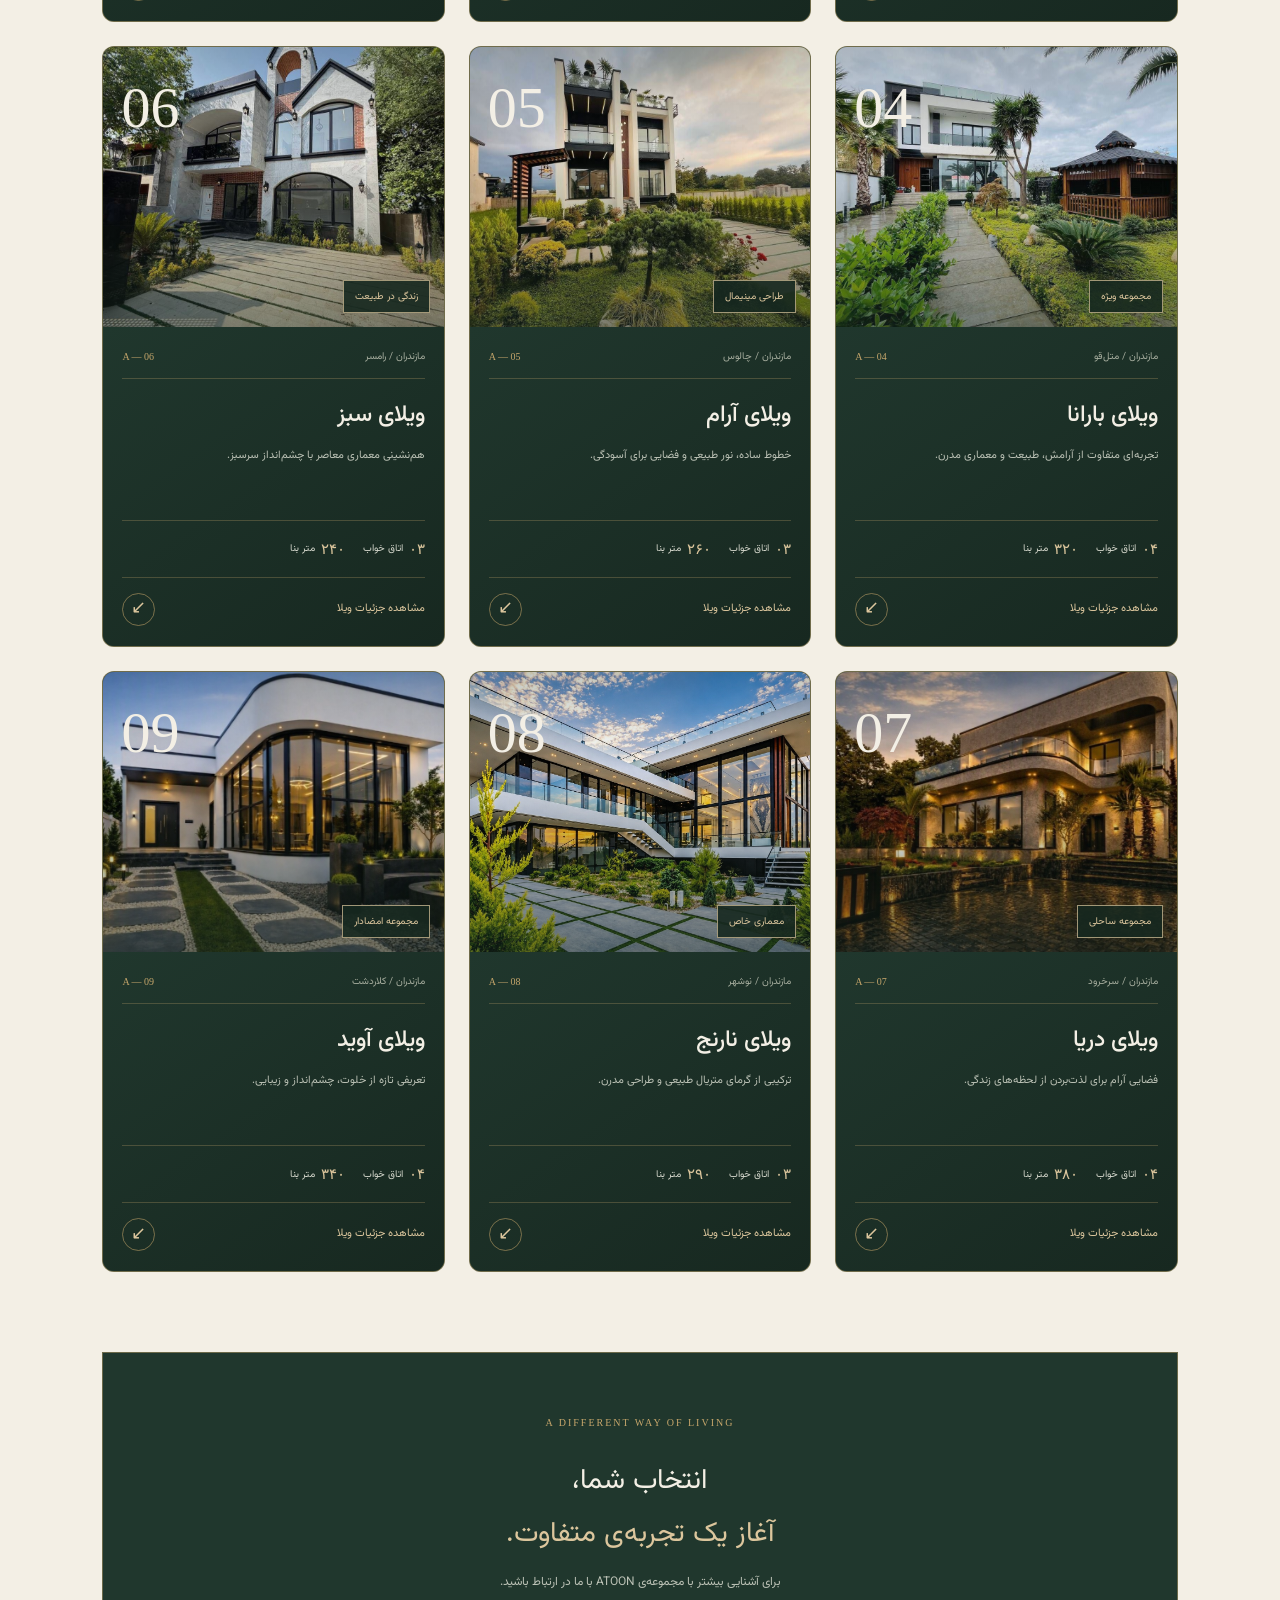
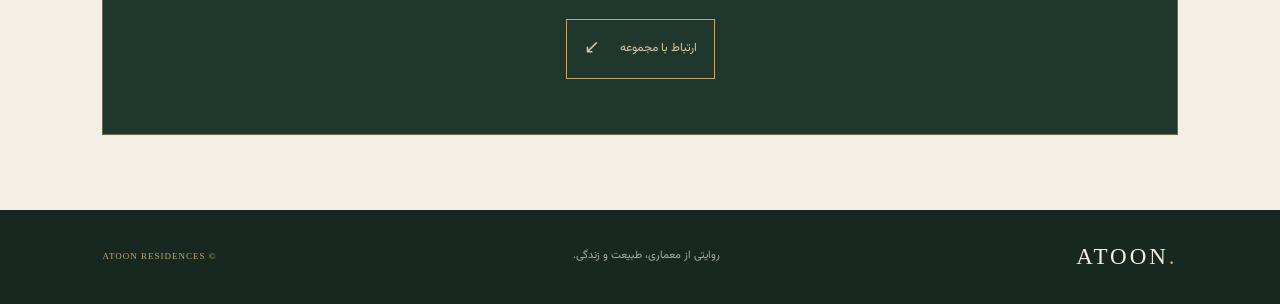
<file: villas.html>
<!DOCTYPE html>
<html lang="fa" dir="rtl">

<head>
    <meta charset="UTF-8">
    <meta name="viewport" content="width=device-width, initial-scale=1.0">

    <title>مجموعه ویلاهای ATOON</title>

    <link rel="stylesheet" href="style.css">

    <link href="https://fonts.googleapis.com/css2?family=Vazirmatn:wght@300;400;500;600;700&display=swap"
        rel="stylesheet">

    <link rel="icon" type="image/png" href="images/logo.jpg">

</head>

<body class="collection-page">

    <!-- نوار بالای سایت -->
    <header class="collection-header">

        <a href="index.html" class="collection-logo">
            ATOON<span>.</span>
        </a>

        <nav class="collection-nav">
            <a href="index.html">صفحه اصلی</a>
            <a href="villas.html" class="active">مجموعه ویلاها</a>
            <a href="about.html">درباره ما</a>
        </nav>

        <a href="contact.html" class="collection-contact">
            ارتباط با ما <span>↙</span>
        </a>

    </header>

    <main>

        <!-- معرفی مجموعه -->
        <section class="collection-hero">

            <div class="collection-hero-content">

                <span class="collection-eyebrow">
                    ATOON / PRIVATE RESIDENCES
                </span>

                <h1>
                    فراتر از یک ویلا؛
                    <span>سبکی از زندگی.</span>
                </h1>

                <p>
                    مجموعه‌ای از اقامتگاه‌های منتخب، برای کسانی که
                    زیبایی معماری را در کنار آرامش طبیعت جست‌وجو می‌کنند.
                </p>

                <a href="#all-villas" class="collection-hero-link">
                    کشف مجموعه
                    <span>↓</span>
                </a>

            </div>

            <div class="collection-hero-image">

                <img src="images/vila1.jpg" alt="ویلای منتخب مجموعه ATOON">

                <div class="collection-image-caption">
                    <span>01 / FEATURED RESIDENCE</span>
                    <span>زندگی در هماهنگی با طبیعت</span>
                </div>

            </div>

            <span class="collection-hero-number">A.</span>

        </section>


        <!-- مجموعه ویلاها -->
        <section class="collection-listing" id="all-villas">

            <!-- عنوان بخش -->
            <div class="collection-section-heading">

                <div>
                    <span class="collection-eyebrow">THE COLLECTION</span>
                    <h2>اقامتگاه‌های <span>منتخب</span></h2>
                </div>

                <p>
                    هر ویلا، روایتی متفاوت از معماری،
                    طبیعت و تجربه‌ی زندگی.
                </p>

            </div>


            <!-- تعداد ویلاها -->
            <div class="collection-count">
                <span>مجموعه‌ی فعلی</span>
                <span class="collection-count-number">۰۹</span>
                <span>اقامتگاه</span>
            </div>


            <!-- شبکه اصلی کارت‌ها -->
            <div class="collection-grid">


                <!-- کارت اول: مهتاب -->
                <article class="collection-card">

                    <a href="villa-01.html" class="collection-card-image">
                        <img src="images/vila1.jpg" alt="ویلای مهتاب در نوشهر">

                        <span class="collection-card-number">01</span>
                        <span class="collection-card-tag">منتخب مجموعه</span>
                        <span class="collection-card-arrow">↙</span>
                    </a>

                    <div class="collection-card-body">

                        <div class="collection-card-meta">
                            <span>مازندران / نوشهر</span>
                            <span>A — 01</span>
                        </div>

                        <h3>ویلای مهتاب</h3>

                        <p>
                            معماری مدرن در آغوش سبز جنگل؛
                            روایتی از آرامش و خلوت.
                        </p>

                        <div class="collection-card-details">
                            <span><b>۰۳</b> اتاق خواب</span>
                            <span><b>۲۸۰</b> متر بنا</span>
                        </div>

                        <a href="villa-01.html" class="collection-card-link">
                            <span>مشاهده جزئیات ویلا</span>
                            <span>↙</span>
                        </a>

                    </div>
                </article>


                <!-- کارت دوم: سپیدار -->
                <article class="collection-card">

                    <a href="villa-sepidar.html" class="collection-card-image">
                        <img src="images/vila2.jpg" alt="ویلای سپیدار در رویان">

                        <span class="collection-card-number">02</span>
                        <span class="collection-card-tag">امضای ATOON</span>
                        <span class="collection-card-arrow">↙</span>
                    </a>

                    <div class="collection-card-body">

                        <div class="collection-card-meta">
                            <span>مازندران / رویان</span>
                            <span>A — 02</span>
                        </div>

                        <h3>ویلای سپیدار</h3>

                        <p>
                            هماهنگی نور، چوب و خطوط معماری
                            در فضایی برای زندگی متفاوت.
                        </p>

                        <div class="collection-card-details">
                            <span><b>۰۴</b> اتاق خواب</span>
                            <span><b>۳۵۰</b> متر بنا</span>
                        </div>

                        <a href="villa-sepidar.html" class="collection-card-link">
                            <span>مشاهده جزئیات ویلا</span>
                            <span>↙</span>
                        </a>

                    </div>
                </article>


                <!-- کارت سوم: جنگل‌نشین -->
                <article class="collection-card">

                    <a href="villa-jangalneshin.html" class="collection-card-image">
                        <img src="images/vila3.jpg" alt="ویلای جنگل‌نشین در کلاردشت">

                        <span class="collection-card-number">03</span>
                        <span class="collection-card-tag">مجموعه طبیعت</span>
                        <span class="collection-card-arrow">↙</span>
                    </a>

                    <div class="collection-card-body">

                        <div class="collection-card-meta">
                            <span>مازندران / کلاردشت</span>
                            <span>A — 03</span>
                        </div>

                        <h3>ویلای جنگل‌نشین</h3>

                        <p>
                            تجربه‌ی زندگی در مرز میان سکوت،
                            طبیعت و معماری معاصر.
                        </p>

                        <div class="collection-card-details">
                            <span><b>۰۳</b> اتاق خواب</span>
                            <span><b>۲۴۰</b> متر بنا</span>
                        </div>

                        <a href="villa-jangalneshin.html" class="collection-card-link">
                            <span>مشاهده جزئیات ویلا</span>
                            <span>↙</span>
                        </a>

                    </div>
                </article>


                <!-- کارت چهارم: بارانا -->
                <article class="collection-card">

                    <a href="villa-barana.html" class="collection-card-image">
                        <img src="images/vila4.jpg" alt="ویلای بارانا">

                        <span class="collection-card-number">04</span>
                        <span class="collection-card-tag">مجموعه ویژه</span>
                        <span class="collection-card-arrow">↙</span>
                    </a>

                    <div class="collection-card-body">

                        <div class="collection-card-meta">
                            <span>مازندران / متل‌قو</span>
                            <span>A — 04</span>
                        </div>

                        <h3>ویلای بارانا</h3>

                        <p>
                            تجربه‌ای متفاوت از آرامش،
                            طبیعت و معماری مدرن.
                        </p>

                        <div class="collection-card-details">
                            <span><b>۰۴</b> اتاق خواب</span>
                            <span><b>۳۲۰</b> متر بنا</span>
                        </div>

                        <a href="villa-barana.html" class="collection-card-link">
                            <span>مشاهده جزئیات ویلا</span>
                            <span>↙</span>
                        </a>

                    </div>
                </article>


                <!-- کارت پنجم: آرام -->
                <article class="collection-card">

                    <a href="villa-aram.html" class="collection-card-image">
                        <img src="images/vila6.jpg" alt="ویلای آرام">

                        <span class="collection-card-number">05</span>
                        <span class="collection-card-tag">طراحی مینیمال</span>
                        <span class="collection-card-arrow">↙</span>
                    </a>

                    <div class="collection-card-body">

                        <div class="collection-card-meta">
                            <span>مازندران / چالوس</span>
                            <span>A — 05</span>
                        </div>

                        <h3>ویلای آرام</h3>

                        <p>
                            خطوط ساده، نور طبیعی
                            و فضایی برای آسودگی.
                        </p>

                        <div class="collection-card-details">
                            <span><b>۰۳</b> اتاق خواب</span>
                            <span><b>۲۶۰</b> متر بنا</span>
                        </div>

                        <a href="villa-aram.html" class="collection-card-link">
                            <span>مشاهده جزئیات ویلا</span>
                            <span>↙</span>
                        </a>

                    </div>
                </article>


                <!-- کارت ششم: سبز -->
                <article class="collection-card">

                    <a href="villa-sabz.html" class="collection-card-image">
                        <img src="images/vila7.jpg" alt="ویلای سبز">

                        <span class="collection-card-number">06</span>
                        <span class="collection-card-tag">زندگی در طبیعت</span>
                        <span class="collection-card-arrow">↙</span>
                    </a>

                    <div class="collection-card-body">

                        <div class="collection-card-meta">
                            <span>مازندران / رامسر</span>
                            <span>A — 06</span>
                        </div>

                        <h3>ویلای سبز</h3>

                        <p>
                            هم‌نشینی معماری معاصر
                            با چشم‌انداز سرسبز.
                        </p>

                        <div class="collection-card-details">
                            <span><b>۰۳</b> اتاق خواب</span>
                            <span><b>۲۴۰</b> متر بنا</span>
                        </div>

                        <a href="villa-sabz.html" class="collection-card-link">
                            <span>مشاهده جزئیات ویلا</span>
                            <span>↙</span>
                        </a>

                    </div>
                </article>


                <!-- کارت هفتم: دریا -->
                <article class="collection-card">

                    <a href="villa-darya.html" class="collection-card-image">
                        <img src="images/vila1.jpg" alt="ویلای دریا">

                        <span class="collection-card-number">07</span>
                        <span class="collection-card-tag">مجموعه ساحلی</span>
                        <span class="collection-card-arrow">↙</span>
                    </a>

                    <div class="collection-card-body">

                        <div class="collection-card-meta">
                            <span>مازندران / سرخرود</span>
                            <span>A — 07</span>
                        </div>

                        <h3>ویلای دریا</h3>

                        <p>
                            فضایی آرام برای لذت‌بردن
                            از لحظه‌های زندگی.
                        </p>

                        <div class="collection-card-details">
                            <span><b>۰۴</b> اتاق خواب</span>
                            <span><b>۳۸۰</b> متر بنا</span>
                        </div>

                        <a href="villa-darya.html" class="collection-card-link">
                            <span>مشاهده جزئیات ویلا</span>
                            <span>↙</span>
                        </a>

                    </div>
                </article>


                <!-- کارت هشتم: نارنج -->
                <article class="collection-card">

                    <a href="villa-narenj.html" class="collection-card-image">
                        <img src="images/vila2.jpg" alt="ویلای نارنج">

                        <span class="collection-card-number">08</span>
                        <span class="collection-card-tag">معماری خاص</span>
                        <span class="collection-card-arrow">↙</span>
                    </a>

                    <div class="collection-card-body">

                        <div class="collection-card-meta">
                            <span>مازندران / نوشهر</span>
                            <span>A — 08</span>
                        </div>

                        <h3>ویلای نارنج</h3>

                        <p>
                            ترکیبی از گرمای متریال طبیعی
                            و طراحی مدرن.
                        </p>

                        <div class="collection-card-details">
                            <span><b>۰۳</b> اتاق خواب</span>
                            <span><b>۲۹۰</b> متر بنا</span>
                        </div>

                        <a href="villa-narenj.html" class="collection-card-link">
                            <span>مشاهده جزئیات ویلا</span>
                            <span>↙</span>
                        </a>

                    </div>
                </article>


                <!-- کارت نهم: آوید -->
                <article class="collection-card">

                    <a href="villa-avid.html" class="collection-card-image">
                        <img src="images/vila3.jpg" alt="ویلای آوید">

                        <span class="collection-card-number">09</span>
                        <span class="collection-card-tag">مجموعه امضادار</span>
                        <span class="collection-card-arrow">↙</span>
                    </a>

                    <div class="collection-card-body">

                        <div class="collection-card-meta">
                            <span>مازندران / کلاردشت</span>
                            <span>A — 09</span>
                        </div>

                        <h3>ویلای آوید</h3>

                        <p>
                            تعریفی تازه از خلوت،
                            چشم‌انداز و زیبایی.
                        </p>

                        <div class="collection-card-details">
                            <span><b>۰۴</b> اتاق خواب</span>
                            <span><b>۳۴۰</b> متر بنا</span>
                        </div>

                        <a href="villa-avid.html" class="collection-card-link">
                            <span>مشاهده جزئیات ویلا</span>
                            <span>↙</span>
                        </a>

                    </div>
                </article>


            </div>
            <!-- پایان collection-grid -->

        </section>
        <!-- پایان مجموعه ویلاها -->


        <!-- بخش پایانی -->
        <section class="collection-note">

            <span class="collection-eyebrow">
                A DIFFERENT WAY OF LIVING
            </span>

            <h2>
                انتخاب شما،
                <span>آغاز یک تجربه‌ی متفاوت.</span>
            </h2>

            <p>
                برای آشنایی بیشتر با مجموعه‌ی ATOON
                با ما در ارتباط باشید.
            </p>

            <a href="contact.html" class="collection-cta">
                ارتباط با مجموعه <span>↙</span>
            </a>

        </section>

    </main>


    <!-- فوتر -->
    <footer class="collection-footer">

        <a href="index.html" class="collection-logo">
            ATOON<span>.</span>
        </a>

        <p>روایتی از معماری، طبیعت و زندگی.</p>

        <span class="collection-footer-copy">
            ATOON RESIDENCES ©
        </span>

    </footer>

</body>

</html>
</file>
<file: style.css>
/* ==============================
   ATOON — Luxury Villa Collection
   ============================== */

/* 1. فونت فارسی */
@import url('https://fonts.googleapis.com/css2?family=Vazirmatn:wght@400;500;600;700&display=swap');


/* 2. تنظیمات پایه */
:root {
    --cream: #F8F7F3;
    --forest: #252820;
    --olive: #69745A;
    --sand: #B8A58B;
    --white: #FFFFFF;
}

* {
    box-sizing: border-box;
}

html {
    scroll-behavior: smooth;
}

body {
    margin: 0;
    padding: 0;
    background-color: var(--cream);
    color: var(--forest);
    font-family: 'Vazirmatn', sans-serif;
    line-height: 1.8;
}

a {
    color: inherit;
    text-decoration: none;
}


/* 3. قاب اصلی بخش اول */
.hero-shell {
    position: relative;
    background-color: var(--forest);
    color: var(--white);
}


/* 4. هدر و منوی سایت */
.site-header {
    position: absolute;
    top: 0;
    right: 0;
    left: 0;
    z-index: 10;

    display: flex;
    align-items: center;
    justify-content: space-between;
    gap: 30px;

    padding: 24px 8%;
    background: rgba(30, 34, 29, 0.25);
    border-bottom: 1px solid rgba(255, 255, 255, 0.25);
    backdrop-filter: blur(6px);
}

.brand {
    display: flex;
    flex-direction: column;
    align-items: flex-start;
    color: var(--white);
}

.brand-name {
    font-family: Georgia, serif;
    font-size: 32px;
    line-height: 1.2;
    letter-spacing: 7px;
}

.brand-subtitle {
    margin-top: 5px;
    color: #E0DDCF;
    font-family: Georgia, serif;
    font-size: 9px;
    letter-spacing: 2px;
}

.main-nav {
    display: flex;
    align-items: center;
    gap: 30px;
}

.main-nav a {
    color: var(--white);
    font-size: 12px;
    transition: color 0.3s ease;
}

.main-nav a:hover {
    color: #D6D8C5;
}

.main-nav .contact-link {
    padding: 9px 16px;
    border: 1px solid rgba(255, 255, 255, 0.65);
}


/* 5. بخش اصلی و تصویر پس‌زمینه */
.hero {
    position: relative;
    display: flex;
    align-items: center;
    justify-content: center;

    min-height: 760px;
    min-height: min(850px, 100svh);

    padding: 170px 8% 130px;
    overflow: hidden;

    text-align: center;
    color: var(--white);

    background-image:
        linear-gradient(
            rgba(45, 48, 44, 0.6),
            rgba(37, 40, 32, 0.72)
        ),
        url("images/vila2.jpg");

    background-size: cover;
    background-position: center;
    background-repeat: no-repeat;
}


/* 6. متن‌های بخش اصلی */
.hero-content {
    position: relative;
    z-index: 2;

    width: 100%;
    max-width: 750px;
    margin: 0 auto;
}

.hero .eyebrow {
    display: block;
    margin-bottom: 25px;

    color: #E2DFD0;
    font-family: Georgia, serif;
    font-size: 10px;
    letter-spacing: 3px;
    line-height: 2;
}

.hero h2 {
    margin: 0 0 25px;

    font-size: clamp(42px, 6vw, 78px);
    font-weight: 500;
    line-height: 1.7;
    letter-spacing: -1px;
}

.hero h2 span {
    color: #E1DDC9;
}

.hero p {
    max-width: 470px;
    margin: 0 auto 35px;

    color: rgba(255, 255, 255, 0.9);
    font-size: 14px;
    line-height: 2.5;
}


/* 7. دکمه اصلی */
.hero .hero-button {
    display: inline-flex;
    align-items: center;
    justify-content: space-between;
    gap: 30px;

    min-width: 225px;
    padding: 14px 20px;

    border: 1px solid rgba(255, 255, 255, 0.8);
    color: var(--white);
    font-size: 12px;

    transition:
        background-color 0.3s ease,
        color 0.3s ease;
}

.hero .hero-button:hover {
    background-color: var(--cream);
    color: var(--forest);
}


/* 8. نوشته‌های پایین تصویر */
.hero-caption {
    position: absolute;
    right: 8%;
    bottom: 25px;
    left: 8%;
    z-index: 2;

    display: flex;
    align-items: center;
    justify-content: center;
    flex-wrap: wrap;
    gap: 30px;

    padding-top: 16px;
    border-top: 1px solid rgba(255, 255, 255, 0.35);

    text-align: center;
}

.hero-caption span:first-child {
    font-family: Georgia, serif;
    font-size: 9px;
    letter-spacing: 1.5px;
}

.hero-caption span:last-child {
    color: #F0EFE8;
    font-size: 12px;
}


/* 9. شماره تزئینی کنار تصویر */
.hero-index {
    position: absolute;
    left: 5%;
    top: 50%;
    z-index: 2;

    transform: translateY(-50%);
    writing-mode: vertical-rl;

    color: rgba(255, 255, 255, 0.8);
    font-family: Georgia, serif;
    font-size: 10px;
    letter-spacing: 4px;
}


/* 10. بخش مجموعه ویلاها */
#villas {
    padding: 100px 8%;
    background-color: var(--cream);
    color: var(--forest);
}


/* 11. نمایش مناسب در موبایل */
@media (max-width: 650px) {
    .site-header {
        padding: 20px 6%;
        flex-direction: column;
        gap: 18px;
    }

    .brand {
        align-items: center;
    }

    .brand-name {
        font-size: 28px;
    }

    .main-nav {
        justify-content: center;
        flex-wrap: wrap;
        gap: 12px 18px;
    }

    .main-nav a {
        font-size: 11px;
    }

    .hero {
        min-height: 720px;
        padding: 190px 7% 120px;
        background-position: center;
    }

    .hero .eyebrow {
        font-size: 8px;
        letter-spacing: 1.5px;
    }

    .hero h2 {
        font-size: clamp(38px, 10vw, 55px);
        line-height: 1.8;
    }

    .hero p {
        font-size: 13px;
    }

    .hero-caption {
        right: 6%;
        left: 6%;
        gap: 8px 18px;
    }

    .hero-index {
        display: none;
    }

    #villas {
        padding: 65px 6%;
    }
}


/* ATOON — Richer Colors */

/* رنگ لوگو */
.brand-name {
    color: #E9E2D3;
}

.brand-subtitle {
    color: #B7C3A4;
}

/* رنگ لینک‌های منو */
.main-nav a {
    color: #E9E2D3;
}

.main-nav a:hover {
    color: #B7C3A4;
}

/* دکمه ارتباط با ما */
.main-nav .contact-link {
    color: #E9E2D3;
    border-color: #B8A58B;
    transition: 0.3s ease;
}

.main-nav .contact-link:hover {
    background-color: #B8A58B;
    color: #252820;
}

/* نوشته کوچک بالای تیتر */
.hero .eyebrow {
    color: #D8C9AD;
}

/* کلمه دوم تیتر */
.hero h2 span {
    color: #b9c996;
}

/* متن توضیحات */
.hero p {
    color: #F0EBDD;
}

/* دکمه اصلی */
.hero .hero-button {
    border-color: #D8C9AD;
    color: #F0EBDD;
}

.hero .hero-button span:last-child {
    color: #B7C3A4;
    font-size: 18px;
}

.hero .hero-button:hover {
    background-color: #D8C9AD;
    border-color: #D8C9AD;
    color: #252820;
}

.hero .hero-button:hover span:last-child {
    color: #252820;
}

/* نوشته‌های پایین تصویر */
.hero-caption span:first-child {
    color: #a5b191;
}

.hero-caption span:last-child {
    color: #E9E2D3;
}

/* شماره تزئینی کنار تصویر */
.hero-index {
    color: #B8A58B;
}


/* اصلاح نمایش حروف فارسی در تیتر */
.hero h2 {
    font-family: 'Vazirmatn', sans-serif;
    letter-spacing: 0;
    word-spacing: 0;
    font-kerning: normal;
}


/* رنگ عبارت جایی میان */
.hero h2 {
    color: #b9c996;
}


/* ==============================
   ATOON — Selected Villas
   ============================== */

#villas {
    padding: 110px 8%;
    background-color: #F8F7F3;
    color: #252820;
    text-align: center;
}

/* عنوان بخش */
#villas h2 {
    margin: 0 0 18px;
    color: #252820;
    font-size: clamp(30px, 4vw, 46px);
    font-weight: 500;
    line-height: 1.8;
}

/* خط تزئینی زیر عنوان */
#villas h2::after {
    content: "";
    display: block;
    width: 55px;
    height: 2px;
    margin: 12px auto 22px;
    background-color: #B8A58B;
}

/* توضیح زیر عنوان */
#villas p {
    max-width: 500px;
    margin: 0 auto;
    color: #77796F;
    font-size: 14px;
    line-height: 2.4;
}

/* نمایش بهتر در موبایل */
@media (max-width: 650px) {
    #villas {
        padding: 75px 6%;
    }

    #villas h2 {
        font-size: 30px;
    }

    #villas p {
        font-size: 13px;
    }
}


/* ==============================
   ATOON — Luxury Villa Gallery
   ============================== */

.section-heading {
    max-width: 650px;
    margin: 0 auto 65px;
    text-align: center;
}

.section-eyebrow {
    display: block;
    margin-bottom: 18px;
    color: #8B8A76;
    font-family: Georgia, serif;
    font-size: 10px;
    letter-spacing: 3px;
}

.section-heading h2 {
    margin: 0 0 18px;
    color: #252820;
    font-size: clamp(28px, 4vw, 43px);
    font-weight: 500;
    line-height: 1.8;
}

.section-heading h2::after {
    content: "";
    display: block;
    width: 48px;
    height: 2px;
    margin: 12px auto 0;
    background: #B8A58B;
}

.section-heading p {
    max-width: 480px;
    margin: 18px auto 0;
    color: #77796F;
    font-size: 13px;
    line-height: 2.5;
}




/* =========================================
   ATOON — SIGNATURE VILLA COLLECTION
   Forest green / antique gold / warm ivory
========================================= */

:root {
    --villa-forest: #20372D;
    --villa-forest-deep: #172820;
    --villa-gold: #C6A66B;
    --villa-gold-light: #DCC69D;
    --villa-ivory: #F3EFE5;
    --villa-muted: #A6AD9E;
    --villa-line: rgba(198, 166, 107, 0.32);
}

/* Grid */
.villa-grid {
    display: grid;
    grid-template-columns: repeat(3, minmax(0, 1fr));
    gap: 22px;
    align-items: stretch;
}

/* Main card */
.villa-card {
    min-width: 0;
    position: relative;
    display: flex;
    flex-direction: column;
    background: var(--villa-forest);
    color: var(--villa-ivory);
    border: 1px solid rgba(198, 166, 107, 0.42);
    overflow: hidden;
    transition:
        transform 0.45s ease,
        border-color 0.45s ease,
        box-shadow 0.45s ease;
        border-radius: 16px;
    overflow: hidden;
}

.villa-card:hover {
    transform: translateY(-7px);
    border-color: var(--villa-gold);
    box-shadow: 0 24px 55px rgba(12, 25, 18, 0.22);
}

/* Image area */
.villa-image {
    position: relative;
    display: block;
    height: 320px;
    flex-shrink: 0;
    overflow: hidden;
    background: #34483B;
    color: inherit;
    text-decoration: none;
    isolation: isolate;
}

.villa-image::before {
    content: "";
    position: absolute;
    z-index: 1;
    inset: 0;
    background:
        linear-gradient(
            180deg,
            rgba(15, 28, 21, 0.36) 0%,
            transparent 35%,
            transparent 52%,
            rgba(15, 28, 21, 0.60) 100%
        );
    pointer-events: none;
}

.villa-image img {
    display: block;
    width: 100%;
    height: 100%;
    object-fit: cover;
    transition: transform 0.9s cubic-bezier(.2, .7, .2, 1);
}

.villa-card:hover .villa-image img {
    transform: scale(1.065);
}

/* Large architectural number */
.villa-number {
    position: absolute;
    z-index: 2;
    top: 45px;
    left: 20px;
    color: rgba(243, 239, 229, 0.88);
    font-family: Georgia, serif;
    font-size: 68px;
    font-weight: 400;
    line-height: 1;
    letter-spacing: -4px;
    pointer-events: none;
}

.villa-number-label {
    position: absolute;
    z-index: 2;
    top: 20px;
    left: 21px;
    color: var(--villa-gold-light);
    font-family: Georgia, serif;
    font-size: 8px;
    letter-spacing: 2px;
    direction: ltr;
    pointer-events: none;
}

/* Gold label */
.villa-tag {
    position: absolute;
    z-index: 2;
    right: 17px;
    bottom: 17px;
    padding: 8px 13px;
    border: 1px solid rgba(220, 198, 157, 0.7);
    background: rgba(23, 40, 32, 0.86);
    color: var(--villa-gold-light);
    font-size: 10px;
    backdrop-filter: blur(8px);
    pointer-events: none;
}

/* Arrow on image */
.villa-image-arrow {
    position: absolute;
    z-index: 2;
    right: 18px;
    top: 18px;
    display: flex;
    width: 37px;
    height: 37px;
    align-items: center;
    justify-content: center;
    border: 1px solid rgba(243, 239, 229, 0.62);
    border-radius: 50%;
    color: var(--villa-ivory);
    font-size: 19px;
    opacity: 0;
    transform: translate(-5px, -5px);
    transition:
        opacity 0.35s ease,
        transform 0.35s ease;
    pointer-events: none;
}

.villa-card:hover .villa-image-arrow {
    opacity: 1;
    transform: translate(0, 0);
}

/* Information panel */
.villa-info {
    position: relative;
    display: flex;
    flex: 1;
    flex-direction: column;
    padding: 24px 22px 21px;
    text-align: right;
    background:
        linear-gradient(
            145deg,
            var(--villa-forest) 0%,
            var(--villa-forest-deep) 100%
        );
}

.villa-topline {
    display: flex;
    align-items: center;
    justify-content: space-between;
    gap: 10px;
    padding-bottom: 15px;
    border-bottom: 1px solid var(--villa-line);
}

.villa-location {
    margin: 0;
    color: var(--villa-muted);
    font-size: 11px;
}

.villa-index {
    flex-shrink: 0;
    color: var(--villa-gold);
    font-family: Georgia, serif;
    font-size: 10px;
    letter-spacing: 1px;
    direction: ltr;
}

.villa-info h3 {
    margin: 17px 0 9px;
    color: var(--villa-ivory);
    font-size: 25px;
    font-weight: 500;
    line-height: 1.7;
}

.villa-info p {
    margin: 0 0 20px;
    color: #2d3525;
    font-size: 12px;
    line-height: 2.25;
}

/* Specifications */
.villa-details {
    display: flex;
    flex-wrap: wrap;
    gap: 10px 22px;
    padding: 16px 0;
    margin-top: auto;
    border-top: 1px solid var(--villa-line);
    border-bottom: 1px solid var(--villa-line);
    color: #b0b890;
    font-size: 11px;
}

.villa-details span {
    display: inline-flex;
    align-items: center;
    gap: 7px;
}

.villa-details b {
    font-family: "Arial", sans-serif;
    font-size: 15px;
    font-weight: 400;
    line-height: 1;
    font-variant-numeric: lining-nums tabular-nums;
    color: #C6A66B;;
}

/* Card link */
.villa-link {
    display: flex;
    align-items: center;
    justify-content: space-between;
    gap: 12px;
    margin-top: 17px;
    color: var(--villa-gold-light);
    font-size: 12px;
    text-decoration: none;
}

.villa-link-icon {
    display: flex;
    width: 34px;
    height: 34px;
    flex-shrink: 0;
    align-items: center;
    justify-content: center;
    border: 1px solid var(--villa-line);
    border-radius: 50%;
    color: var(--villa-gold-light);
    font-size: 18px;
    transition:
        background-color 0.3s ease,
        color 0.3s ease,
        transform 0.3s ease;
}

.villa-link:hover {
    color: #ffffff;
}

.villa-link:hover .villa-link-icon {
    background: var(--villa-gold);
    color: var(--villa-forest-deep);
    transform: translate(-3px, 3px);
}

/* Featured center card */
.villa-card-featured {
    border-color: var(--villa-gold);
    box-shadow: 0 10px 35px rgba(12, 25, 18, 0.12);
}

.villa-card-featured .villa-image {
    height: 365px;
}

.villa-card-featured .villa-info {
    background:
        linear-gradient(
            145deg,
            #2A4436 0%,
            #1A2C22 100%
        );
}

.villa-card-featured .villa-info h3 {
    color: var(--villa-gold-light);
    font-size: 28px;
}

.villa-card-featured .villa-tag {
    background: var(--villa-gold);
    color: var(--villa-forest-deep);
    border-color: var(--villa-gold);
}

/* View all villas */
.villa-more {
    display: flex;
    align-items: center;
    justify-content: space-between;
    gap: 20px;
    margin-top: 38px;
    padding: 20px 0;
    border-top: 1px solid var(--villa-line);
    border-bottom: 1px solid var(--villa-line);
}

.villa-more-caption {
    color: #8D9789;
    font-family: Georgia, serif;
    font-size: 10px;
    letter-spacing: 2px;
    direction: ltr;
}

/* دکمه مشاهده تمام ویلاها */
.villa-more-link {
    display: inline-flex;
    align-items: center;
    justify-content: center;
    gap: 18px;

    padding: 12px 18px;
    background: #20372D;
    border: 1px solid #C6A66B;
    border-radius: 8px;

    color: #DCC69D;
    font-size: 13px;
    font-weight: 500;
    text-decoration: none;

    transition: all 0.3s ease;
}

/* دایره فلش */
.villa-more-link span:last-child {
    display: inline-flex;
    align-items: center;
    justify-content: center;

    width: 34px;
    height: 34px;

    background: #C6A66B;
    color: #172820;
    border-radius: 50%;

    font-size: 19px;
    transition: all 0.3s ease;
}

/* افکت هنگام رفتن موس روی دکمه */
.villa-more-link:hover {
    background: #C6A66B;
    color: #172820;
    box-shadow: 0 8px 22px rgba(198, 166, 107, 0.2);
}

.villa-more-link:hover span:last-child {
    background: #172820;
    color: #DCC69D;
    transform: translate(-3px, 3px);
}

/* Tablet */
@media (max-width: 950px) {
    .villa-grid {
        grid-template-columns: repeat(2, minmax(0, 1fr));
        gap: 20px;
    }

    .villa-image,
    .villa-card-featured .villa-image {
        height: 300px;
    }

    .villa-info {
        padding: 22px 18px 19px;
    }

    .villa-info h3 {
        font-size: 23px;
    }

    .villa-card-featured .villa-info h3 {
        font-size: 25px;
    }
}

/* Mobile */
@media (max-width: 600px) {
    .villa-grid {
        grid-template-columns: 1fr;
        gap: 24px;
    }

    .villa-image,
    .villa-card-featured .villa-image {
        height: 300px;
    }

    .villa-number {
        font-size: 61px;
    }

    .villa-info {
        padding: 21px 19px;
    }

    .villa-info h3 {
        font-size: 24px;
    }

    .villa-card-featured .villa-info h3 {
        font-size: 26px;
    }

    .villa-info p {
        margin-bottom: 17px;
    }

    .villa-more {
        align-items: flex-start;
        flex-direction: column;
        gap: 14px;
        margin-top: 28px;
    }
}

/* Accessibility */
@media (prefers-reduced-motion: reduce) {
    .villa-card,
    .villa-image img,
    .villa-image-arrow,
    .villa-link-icon,
    .villa-more-link span:last-child {
        transition: none;
    }

    .villa-card:hover {
        transform: none;
    }

    .villa-card:hover .villa-image img {
        transform: none;
    }
}



/* ==============================
   ATOON — Brand Story
   ============================== */

.about-section {
    display: grid;
    grid-template-columns: 1.05fr 0.95fr;
    align-items: center;
    gap: 8%;

    padding: 120px 10%;
    background: #EDEBE3;
    color: #252820;
}


/* تصویر */
.about-image {
    position: relative;
    min-width: 0;
    height: 540px;
    background: #D8D5C9;
}

.about-image img {
    display: block;
    width: 100%;
    height: 100%;
    object-fit: cover;
}

.about-image-label {
    position: absolute;
    right: 18px;
    bottom: 18px;

    padding: 10px 14px;
    background: rgba(37, 40, 32, 0.78);
    color: #E9E2D3;

    font-family: Georgia, serif;
    font-size: 9px;
    letter-spacing: 1.5px;
}


/* متن داستان */
.about-content {
    position: relative;
    min-width: 0;
    padding: 25px 0;
    text-align: right;
}

.about-eyebrow {
    display: block;
    margin-bottom: 25px;
    color: #858675;
    font-family: Georgia, serif;
    font-size: 10px;
    letter-spacing: 2px;
}

.about-content h2 {
    margin: 0 0 25px;
    font-size: clamp(28px, 3.2vw, 42px);
    font-weight: 500;
    line-height: 2;
}

.about-content h2 span {
    display: block;
    color: #69745A;
}

.about-content p {
    margin: 0 0 17px;
    color: #66685F;
    font-size: 13px;
    line-height: 2.6;
}


/* لینک */
.about-link {
    display: inline-flex;
    align-items: center;
    gap: 25px;

    margin-top: 20px;
    padding-bottom: 8px;
    border-bottom: 1px solid #B8A58B;

    color: #414A37;
    font-size: 12px;
    transition: color 0.3s ease;
}

.about-link span {
    color: #A58D6C;
    font-size: 18px;
}

.about-link:hover {
    color: #8B7558;
}


/* شماره تزئینی */
.about-number {
    position: absolute;
    left: 0;
    bottom: -25px;

    color: rgba(105, 116, 90, 0.15);
    font-family: Georgia, serif;
    font-size: 100px;
    line-height: 1;
    pointer-events: none;
}


/* نمایش در موبایل و تبلت */
@media (max-width: 800px) {
    .about-section {
        grid-template-columns: 1fr;
        gap: 40px;
        padding: 75px 7%;
    }

    .about-image {
        height: 400px;
    }

    .about-content {
        padding: 0;
    }

    .about-content h2 {
        font-size: 32px;
    }

    .about-number {
        bottom: -10px;
        font-size: 75px;
    }
}

@media (max-width: 480px) {
    .about-image {
        height: 300px;
    }

    .about-content h2 {
        font-size: 27px;
    }
}


/* ==============================
   ATOON — Contact Section
   ============================== */

.contact-section {
    padding: 100px 10%;
    background: #252820;
    color: #F8F7F3;
}

.contact-heading {
    max-width: 700px;
    margin: 0 auto 65px;
    text-align: center;
}

.contact-eyebrow {
    display: block;
    margin-bottom: 22px;
    color: #B8A58B;
    font-family: Georgia, serif;
    font-size: 10px;
    letter-spacing: 3px;
}

.contact-heading h2 {
    margin: 0 0 20px;
    font-size: clamp(30px, 4.5vw, 48px);
    font-weight: 400;
    line-height: 1.9;
}

.contact-heading h2 span {
    color: #B7C3A4;
}

.contact-heading > p {
    color: #D0CFC5;
    font-size: 13px;
    line-height: 2.4;
}


/* چیدمان اطلاعات و فرم */
.contact-layout {
    display: grid;
    grid-template-columns: 0.8fr 1.2fr;
    gap: 10%;
    max-width: 1000px;
    margin: 0 auto;
}


/* اطلاعات تماس */
.contact-info {
    display: flex;
    flex-direction: column;
    align-items: flex-start;
}

.contact-label {
    margin-bottom: 25px;
    color: #B7C3A4;
    font-size: 13px;
}

.contact-item {
    width: 100%;
    padding: 18px 0;
    border-bottom: 1px solid rgba(255, 255, 255, 0.15);
}

.contact-item > span {
    color: #B8A58B;
    font-size: 11px;
}

.contact-item p {
    margin: 6px 0 0;
    color: #F0EBDD;
    font-size: 13px;
    overflow-wrap: anywhere;
}

.contact-note {
    margin-top: 35px;
    color: #A9AE9A;
    font-family: Georgia, serif;
    font-size: 10px;
    letter-spacing: 1px;
}


/* فرم */
.contact-form {
    display: flex;
    flex-direction: column;
    align-items: stretch;
}

.contact-form label {
    margin: 0 0 8px;
    color: #E9E2D3;
    font-size: 12px;
}

.contact-form input,
.contact-form textarea {
    width: 100%;
    margin-bottom: 22px;
    padding: 13px 15px;

    border: 1px solid rgba(255, 255, 255, 0.22);
    border-radius: 0;
    outline: none;

    background: rgba(255, 255, 255, 0.04);
    color: #FFFFFF;
    font: inherit;
    font-size: 13px;
    text-align: right;

    transition: border-color 0.3s ease;
}

.contact-form input::placeholder,
.contact-form textarea::placeholder {
    color: #A6A69B;
}

.contact-form input:focus,
.contact-form textarea:focus {
    border-color: #B8A58B;
}

.contact-form textarea {
    resize: vertical;
    min-height: 120px;
}

.contact-submit {
    display: flex;
    align-items: center;
    justify-content: space-between;

    padding: 15px 18px;
    border: 1px solid #D8C9AD;

    background: #D8C9AD;
    color: #252820;

    font-family: inherit;
    font-size: 12px;
    cursor: pointer;

    transition: background 0.3s ease, color 0.3s ease;
}

.contact-submit span {
    font-size: 18px;
}

.contact-submit:hover {
    background: transparent;
    color: #E9E2D3;
}

.form-note {
    margin: 12px 0 0;
    color: #A6A69B;
    font-size: 10px;
    line-height: 2;
}


/* موبایل و تبلت */
@media (max-width: 750px) {
    .contact-section {
        padding: 75px 7%;
    }

    .contact-layout {
        grid-template-columns: 1fr;
        gap: 45px;
    }

    .contact-heading {
        margin-bottom: 45px;
    }
}


/* ==============================
   ATOON — Footer
   ============================== */

.site-footer {
    padding: 70px 8% 0;
    background: #1C1F19;
    color: #F0EBDD;
}


/* بخش اصلی فوتر */
.footer-main {
    display: grid;
    grid-template-columns: 1.25fr 0.8fr 0.9fr 1.2fr;
    gap: 45px;
    padding-bottom: 55px;
}


/* لوگو و معرفی */
.footer-brand {
    display: flex;
    flex-direction: column;
    align-items: flex-start;
}

.footer-logo {
    color: #E9E2D3;
    font-family: Georgia, serif;
    font-size: 34px;
    letter-spacing: 7px;
    line-height: 1.3;
}

.footer-subtitle {
    margin-top: 5px;
    color: #B7C3A4;
    font-family: Georgia, serif;
    font-size: 8px;
    letter-spacing: 1.5px;
}

.footer-brand p {
    max-width: 220px;
    margin-top: 22px;
    color: #B8B8AA;
    font-size: 12px;
    line-height: 2.4;
}


/* ستون لینک‌ها */
.footer-column {
    display: flex;
    flex-direction: column;
    align-items: flex-start;
    gap: 13px;
}

.footer-column h3 {
    margin: 0 0 10px;
    color: #D8C9AD;
    font-size: 13px;
    font-weight: 500;
}

.footer-column a {
    color: #B8B8AA;
    font-size: 11px;
    transition: color 0.3s ease;
}

.footer-column a:hover {
    color: #B7C3A4;
}


/* دعوت به ارتباط */
.footer-cta {
    padding: 22px;
    border: 1px solid rgba(184, 165, 139, 0.35);
    background: rgba(255, 255, 255, 0.025);
}

.footer-cta > span {
    color: #B7C3A4;
    font-family: Georgia, serif;
    font-size: 9px;
    letter-spacing: 1.5px;
}

.footer-cta p {
    margin: 15px 0 20px;
    color: #E9E2D3;
    font-size: 13px;
    line-height: 2.2;
}

.footer-cta a {
    color: #D8C9AD;
    font-size: 11px;
    transition: color 0.3s ease;
}

.footer-cta a:hover {
    color: #FFFFFF;
}


/* نوار انتهایی */
.footer-bottom {
    display: flex;
    justify-content: space-between;
    align-items: center;
    gap: 20px;
    flex-wrap: wrap;

    padding: 22px 0;
    border-top: 1px solid rgba(255, 255, 255, 0.13);

    color: #96988D;
    font-size: 10px;
}

.footer-bottom a {
    color: #B7C3A4;
    transition: color 0.3s ease;
}

.footer-bottom a:hover {
    color: #FFFFFF;
}


/* تبلت */
@media (max-width: 1000px) {
    .footer-main {
        grid-template-columns: repeat(2, minmax(0, 1fr));
        gap: 40px;
    }
}


/* موبایل */
@media (max-width: 550px) {
    .site-footer {
        padding: 55px 7% 0;
    }

    .footer-main {
        grid-template-columns: 1fr;
        gap: 35px;
    }

    .footer-brand p {
        max-width: 300px;
    }

    .footer-bottom {
        flex-direction: column;
        align-items: flex-start;
        gap: 12px;
    }
}


/* انتقال باکس دعوت به ارتباط به پایین فوتر */
.footer-cta {
    grid-column: 1 / -1;
    width: 100%;
    max-width: 700px;
    justify-self: center;
    margin-top: 10px;
}


/* باکس جمع‌وجور و وسط‌چین فوتر */
.footer-cta {
    display: flex;
    flex-direction: column;
    align-items: center;
    justify-content: center;

    width: 100%;
    max-width: 600px;
    min-height: auto;

    padding: 18px 24px;
    margin-top: 10px;

    text-align: center;
    gap: 8px;
}

/* فاصله‌های داخلی متن‌ها */
.footer-cta p {
    margin: 0;
}

.footer-cta a {
    margin-top: 4px;
}


/* ==============================
   ATOON — Floating Villa Search
   ============================== */

.villa-search {
    position: absolute;
    right: 8%;
    bottom: 78px;
    left: 8%;
    z-index: 5;

    display: grid;
    grid-template-columns: 190px minmax(0, 1fr);
    align-items: center;
    gap: 28px;

    padding: 25px 28px;

    background: #F8F7F3;
    color: #252820;
    border: 1px solid rgba(255, 255, 255, 0.65);
    box-shadow: 0 18px 55px rgba(0, 0, 0, 0.18);

    text-align: right;
}


/* عنوان پنل */
.search-heading {
    border-left: 1px solid #DED9CD;
    padding-left: 20px;
}

.search-heading > span {
    color: #8A8D78;
    font-family: Georgia, serif;
    font-size: 9px;
    letter-spacing: 1.5px;
}

.search-heading p {
    margin: 8px 0 0;
    color: #252820;
    font-size: 14px;
    font-weight: 500;
}


/* چیدمان فیلدها */
.search-form {
    display: grid;
    grid-template-columns: repeat(3, minmax(0, 1fr)) auto;
    align-items: end;
    gap: 18px;
}

.search-field {
    display: flex;
    flex-direction: column;
    min-width: 0;
    gap: 8px;
}

.search-field label {
    color: #858675;
    font-size: 11px;
}

.search-field select {
    width: 100%;
    min-width: 0;
    padding: 10px 8px;

    border: 0;
    border-bottom: 1px solid #D9D5CA;
    border-radius: 0;
    outline: none;

    background: transparent;
    color: #252820;
    font-family: 'Vazirmatn', sans-serif;
    font-size: 12px;
    cursor: pointer;
}

.search-field select:focus {
    border-bottom-color: #69745A;
}


/* دکمه جست‌وجو */
.search-submit {
    display: flex;
    align-items: center;
    justify-content: space-between;
    gap: 20px;

    min-width: 125px;
    padding: 14px 16px;

    border: 1px solid #69745A;
    background: #69745A;
    color: #FFFFFF;

    font-family: 'Vazirmatn', sans-serif;
    font-size: 12px;
    cursor: pointer;

    transition: background 0.3s ease, color 0.3s ease;
}

.search-submit span:last-child {
    font-size: 18px;
}

.search-submit:hover {
    background: #252820;
    border-color: #252820;
}


/* فضای کافی برای پنل روی تصویر */
.hero {
    padding-bottom: 250px;
}

.hero-caption {
    bottom: 25px;
}


/* تبلت */
@media (max-width: 1000px) {
    .villa-search {
        grid-template-columns: 1fr;
        gap: 18px;
        padding: 22px;
    }

    .search-heading {
        border-left: 0;
        border-bottom: 1px solid #DED9CD;
        padding: 0 0 12px;
    }

    .search-form {
        grid-template-columns: repeat(3, minmax(0, 1fr));
    }

    .search-submit {
        grid-column: 1 / -1;
        justify-content: center;
    }

    .hero {
        padding-bottom: 330px;
    }
}


/* موبایل */
@media (max-width: 600px) {
    .hero {
        min-height: 900px;
        padding: 190px 6% 390px;
    }

    .villa-search {
        right: 6%;
        bottom: 95px;
        left: 6%;
        padding: 18px;
    }

    .search-form {
        grid-template-columns: 1fr;
        gap: 14px;
    }

    .search-field {
        gap: 4px;
    }

    .search-submit {
        grid-column: auto;
        width: 100%;
    }

    .hero-caption {
        bottom: 20px;
    }
}


/* ===== ATOON SEARCH PANEL ===== */

.search-toggle {
    display: inline-flex;
    align-items: center;
    justify-content: center;
    gap: 8px;
    padding: 9px 14px;

    border: 1px solid #B8A58B;
    border-radius: 2px;
    background: transparent;
    color: #E9E2D3;

    font-family: 'Vazirmatn', sans-serif;
    font-size: 12px;
    cursor: pointer;
    transition: .25s ease;
}

.search-toggle:hover,
.search-toggle[aria-expanded="true"] {
    background: #D8C9AD;
    color: #252820;
}

.search-icon {
    font-size: 20px;
    line-height: 1;
}

.villa-search-panel {
    position: absolute;
    top: 90px;
    right: 8%;
    z-index: 30;

    width: min(780px, 84%);
    padding: 22px 24px;

    background: #F8F7F3;
    color: #252820;
    border: 1px solid #E3DFD5;
    box-shadow: 0 18px 50px rgba(0, 0, 0, .17);
    text-align: right;
}

.villa-search-panel[hidden],
.select-options[hidden] {
    display: none;
}

.search-panel-heading {
    display: flex;
    align-items: flex-start;
    justify-content: space-between;
    gap: 20px;
    margin-bottom: 20px;
}

.search-kicker {
    color: #69745A;
    font-family: Georgia, serif;
    font-size: 10px;
    letter-spacing: 1.5px;
}

.search-panel-heading h3 {
    margin: 7px 0 0;
    font-size: 15px;
    font-weight: 500;
    line-height: 1.9;
}

.search-close {
    width: 32px;
    height: 32px;
    border: 1px solid #DED9CD;
    border-radius: 50%;
    background: transparent;
    color: #69745A;
    font-size: 22px;
    cursor: pointer;
    transition: .25s ease;
}

.search-close:hover {
    background: #EDEBE3;
    color: #252820;
    transform: rotate(90deg);
}

.search-form {
    display: grid;
    grid-template-columns: repeat(3, minmax(0, 1fr)) auto;
    align-items: end;
    gap: 12px;
}

.search-field {
    min-width: 0;
}

.field-label {
    display: block;
    margin-bottom: 8px;
    color: #69745A;
    font-size: 11px;
    font-weight: 500;
}

.custom-select {
    position: relative;
    width: 100%;
}

.select-trigger {
    display: flex;
    align-items: center;
    justify-content: space-between;
    gap: 8px;

    width: 100%;
    min-height: 43px;
    padding: 10px 12px;

    border: 1px solid #E3DFD5;
    border-radius: 2px;
    background: #FFFFFF;
    color: #252820;

    font-family: 'Vazirmatn', sans-serif;
    font-size: 12px;
    text-align: right;
    cursor: pointer;
    transition: .25s ease;
}

.select-trigger:hover,
.custom-select.is-open .select-trigger {
    border-color: #8B9678;
    background: #FCFCF9;
}

.select-arrow {
    color: #69745A;
    font-size: 18px;
    transition: transform .2s ease;
}

.custom-select.is-open .select-arrow {
    transform: rotate(180deg);
}

.select-options {
    position: absolute;
    top: calc(100% + 7px);
    right: 0;
    left: 0;
    z-index: 50;

    padding: 5px;
    border: 1px solid #E3DFD5;
    background: #FFFFFF;
    box-shadow: 0 12px 30px rgba(37, 40, 32, .12);

    animation: atoon-menu-in .18s ease-out;
}

.select-option {
    display: block;
    width: 100%;
    padding: 10px 12px;

    border: 0;
    border-radius: 2px;
    background: transparent;
    color: #45483E;

    font-family: 'Vazirmatn', sans-serif;
    font-size: 12px;
    text-align: right;
    cursor: pointer;
    transition: .2s ease;
}

.select-option:hover,
.select-option.selected {
    background: #E8EADF;
    color: #536044;
}

.search-submit {
    display: flex;
    align-items: center;
    justify-content: space-between;
    gap: 18px;

    min-height: 43px;
    padding: 10px 14px;

    border: 1px solid #69745A;
    border-radius: 2px;
    background: #69745A;
    color: #FFFFFF;

    font-family: 'Vazirmatn', sans-serif;
    font-size: 12px;
    cursor: pointer;
    transition: .25s ease;
}

.search-submit:hover {
    background: #252820;
    border-color: #252820;
}

.search-submit span {
    font-size: 18px;
}

.select-trigger:focus-visible,
.select-option:focus-visible,
.search-submit:focus-visible,
.search-toggle:focus-visible,
.search-close:focus-visible {
    outline: 2px solid #B8A58B;
    outline-offset: 2px;
}

@keyframes atoon-menu-in {
    from {
        opacity: 0;
        transform: translateY(-5px);
    }
    to {
        opacity: 1;
        transform: translateY(0);
    }
}

@media (max-width: 850px) {
    .villa-search-panel {
        top: 100px;
        right: 5%;
        width: 90%;
        padding: 18px;
    }

    .search-form {
        grid-template-columns: repeat(2, minmax(0, 1fr));
    }

    .search-submit {
        justify-content: center;
    }
}

@media (max-width: 500px) {
    .villa-search-panel {
        top: 90px;
        right: 4%;
        width: 92%;
        padding: 14px;
    }

    .search-panel-heading h3 {
        font-size: 13px;
    }

    .search-form {
        grid-template-columns: 1fr;
    }
}


/* ATOON — Hero title on mobile */

@media (max-width: 600px) {
    .hero h2 {
        font-size: clamp(28px, 8vw, 38px);
        line-height: 1.8;
        max-width: 100%;
        margin-left: auto;
        margin-right: auto;
        text-align: center;
        overflow-wrap: normal;
        word-break: normal;
    }

    .hero h2 br {
        display: block;
    }

    .hero-content {
        width: 100%;
        max-width: 100%;
        padding-left: 8px;
        padding-right: 8px;
        box-sizing: border-box;
    }
}

/* ATOON — Mobile hero final adjustment */
@media (max-width: 600px) {
    .hero {
        /* ارتفاع بر اساس محتوای واقعی */
        min-height: 0;
        height: auto;

        /* فاصله مناسب برای هدر و محتوا */
        padding: 170px 6% 100px;

        /* نمایش کامل عرض عکس با حفظ نسبت تصویر */
        background-size: cover;
        background-position: center;
        background-repeat: no-repeat;

        /* اجازه می‌ده محتوا ارتفاع طبیعی خودش رو داشته باشه */
        overflow: visible;
    }

    .hero-content {
        width: 100%;
        max-width: 100%;
        margin: 0 auto;
        padding: 0;
    }

    .hero h2 {
        font-size: clamp(28px, 7vw, 36px);
        line-height: 1.8;
        margin-bottom: 20px;
    }

    .hero p {
        line-height: 2.2;
        margin-bottom: 28px;
    }

    .hero-caption {
        bottom: 15px;
    }
}

@media (max-width: 600px) {
    .site-header {
        padding: 10px 6%;
        gap: 8px;
    }

    .brand-name {
        font-size: 24px;
    }

    .main-nav {
        gap: 8px 14px;
    }

    .main-nav a {
        font-size: 10px;
    }
}

.hero .hero-button {
    display: inline-flex !important;
    width: auto !important;
    min-width: 0 !important;
    max-width: fit-content;
    padding: 0px 16px !important;
    gap: 12px;
    box-sizing: border-box;
}

/* =====================================
   ATOON — ABOUT PAGE
===================================== */

.about-page {
    --about-bg: #f4f1e8;
    --about-dark: #26372e;
    --about-muted: #77796f;
    --about-line: #d8d5ca;

    background: var(--about-bg);
    color: var(--about-dark);
    overflow: hidden;
}

.about-page img {
    display: block;
    width: 100%;
    height: 100%;
    object-fit: cover;
}

.about-page h1,
.about-page h2,
.about-page h3,
.about-page p {
    margin-top: 0;
}

.about-page h1,
.about-page h2,
.about-page h3,
.about-page p {
    overflow-wrap: break-word;
}

.about-page .eyebrow {
    display: block;
    margin-bottom: 22px;
    color: #8c8a72;
    font-size: 11px;
    letter-spacing: 3px;
    direction: ltr;
}

/* بخش اول: معرفی مجموعه */

.about-hero {
    padding: 180px 8% 90px;
    text-align: center;
}

.about-hero h1 {
    max-width: 900px;
    margin: 0 auto 25px;
    font-size: clamp(38px, 5.5vw, 72px);
    font-weight: 500;
    line-height: 1.6;
}

.about-hero h1 span {
    display: block;
    color: #8d947b;
}

.about-hero > p {
    max-width: 560px;
    margin: 0 auto 55px;
    color: var(--about-muted);
    font-size: 15px;
    line-height: 2.5;
}

.about-gallery {
    display: grid;
    grid-template-columns: 1.15fr 0.85fr;
    gap: 22px;
    align-items: stretch;
    max-width: 1150px;
    margin: 0 auto;
}

.about-gallery img {
    height: 440px;
    border-radius: 2px;
}

/* بخش دوم: فلسفه و استانداردها */

.about-philosophy {
    padding: 110px 12%;
    text-align: center;
    border-top: 1px solid var(--about-line);
    border-bottom: 1px solid var(--about-line);
}

.about-philosophy h2 {
    max-width: 750px;
    margin: 0 auto 25px;
    font-size: clamp(30px, 4vw, 48px);
    font-weight: 500;
    line-height: 1.8;
}

.about-philosophy p {
    max-width: 720px;
    margin: 0 auto;
    color: var(--about-muted);
    font-size: 15px;
    line-height: 2.6;
}

/* بخش سوم: مدیر مجموعه */

.about-manager {
    display: grid;
    grid-template-columns: 0.85fr 1.15fr;
    align-items: center;
    gap: 9%;
    padding: 110px 12%;
}

.manager-image {
    width: 280px;
    height: 280px;
    border-radius: 50%;
    overflow: hidden;
    background: #e3dfd3;
    margin: 0 auto;
}

.manager-image img {
    width: 100%;
    height: 100%;
    display: block;
    object-fit: cover;
    border-radius: 50%;
}

.manager-content h2 {
    margin-bottom: 25px;
    font-size: clamp(30px, 3.5vw, 45px);
    font-weight: 500;
    line-height: 1.8;
}

.manager-content h3 {
    margin-bottom: 16px;
    font-size: 18px;
    font-weight: 500;
}

.manager-content p {
    color: var(--about-muted);
    font-size: 14px;
    line-height: 2.6;
}

@media (max-width: 600px){
.manager-image {
    width: 230px;
    height: 230px;
    margin: 0 auto;
}
}

/* بخش چهارم: خدمات */

.about-services {
    padding: 100px 8%;
    background: var(--about-dark);
    color: #f4f1e8;
    text-align: center;
}

.about-services .eyebrow {
    color: #c1bea5;
}

.about-services > h2 {
    margin-bottom: 55px;
    font-size: clamp(32px, 4vw, 48px);
    font-weight: 500;
}

.services-grid {
    display: grid;
    grid-template-columns: repeat(3, minmax(0, 1fr));
    gap: 22px;
    max-width: 1150px;
    margin: 0 auto;
    text-align: right;
}

.service-card {
    padding: 35px 28px;
    border: 1px solid rgba(244, 241, 232, 0.22);
    transition: background-color 0.3s ease;
}

.service-card:hover {
    background: rgba(255, 255, 255, 0.05);
}

.service-card > span {
    display: block;
    margin-bottom: 32px;
    color: #c1bea5;
    font-size: 12px;
    direction: ltr;
    text-align: right;
}

.service-card h3 {
    margin-bottom: 15px;
    font-size: 19px;
    font-weight: 500;
}

.service-card p {
    margin-bottom: 0;
    color: rgba(244, 241, 232, 0.72);
    font-size: 13px;
    line-height: 2.4;
}

/* فوتر صفحه درباره ما */

.about-footer {
    display: flex;
    align-items: center;
    justify-content: space-between;
    gap: 20px;
    padding: 28px 8%;
    background: #1d2b23;
    color: #f4f1e8;
}

.about-footer p {
    margin: 0;
    font-size: 10px;
    letter-spacing: 2px;
    direction: ltr;
}

.about-footer a {
    color: #f4f1e8;
    font-size: 13px;
    text-decoration: none;
}

/* تبلت */

@media (max-width: 900px) {
    .about-hero {
        padding: 160px 6% 70px;
    }

    .about-gallery img {
        height: 340px;
    }

    .about-philosophy {
        padding: 85px 8%;
    }

    .about-manager {
        gap: 6%;
        padding: 85px 8%;
    }

    .manager-image {
        height: 390px;
    }

    .about-services {
        padding: 80px 6%;
    }

    .services-grid {
        gap: 14px;
    }

    .service-card {
        padding: 28px 20px;
    }
}

/* موبایل */

@media (max-width: 600px) {
    .about-hero {
        padding: 150px 6% 55px;
    }

    .about-page .eyebrow {
        margin-bottom: 15px;
        font-size: 9px;
        letter-spacing: 2px;
    }

    .about-hero h1 {
        font-size: 34px;
        line-height: 1.8;
    }

    .about-hero > p {
        margin-bottom: 30px;
        font-size: 13px;
        line-height: 2.3;
    }

    .about-gallery {
        grid-template-columns: 1fr;
        gap: 12px;
    }

    .about-gallery img {
        height: 260px;
    }

    .about-philosophy {
        padding: 65px 7%;
    }

    .about-philosophy h2 {
        font-size: 28px;
        line-height: 1.9;
    }

    .about-philosophy p {
        font-size: 13px;
        line-height: 2.5;
    }

    .about-manager {
        grid-template-columns: 1fr;
        gap: 30px;
        padding: 65px 7%;
    }

    .manager-image {
        height: 350px;
    }

    .manager-content h2 {
        font-size: 29px;
        line-height: 1.8;
    }

    .manager-content p {
        font-size: 13px;
    }

    .about-services {
        padding: 65px 6%;
    }

    .about-services > h2 {
        margin-bottom: 35px;
        font-size: 30px;
        line-height: 1.8;
    }

    .services-grid {
        grid-template-columns: 1fr;
        gap: 14px;
    }

    .service-card {
        padding: 25px 22px;
    }

    .service-card > span {
        margin-bottom: 18px;
    }

    .about-footer {
        flex-direction: column;
        text-align: center;
        padding: 25px 6%;
    }

    .about-footer p {
        font-size: 9px;
    }
}

body:has(.about-page) .site-header {
    background: #26372e;
    border-bottom: 1px solid rgba(255, 255, 255, 0.15);
    backdrop-filter: blur(8px);
}

.footer-brand {
    display: flex;
    flex-direction: column;
    align-items: center;
    text-align: center;

    width: 100%;
    max-width: 100%;
    margin-inline: auto;

    grid-column: 1 / -1;
    justify-self: center;
    box-sizing: border-box;
}

.about-logo-circle {
    width: 100px;
    height: 100px;
    margin: 0 auto 30px;

    display: flex;
    align-items: center;
    justify-content: center;

    border: 1px solid #c9c5b5;
    border-radius: 50%;
    padding: 18px;
    box-sizing: border-box;
}

.about-logo-circle img {
    width: 100%;
    height: 100%;
    object-fit: contain;
    display: block;
}

@media (max-width: 600px) {
    .about-logo-circle {
        width: 82px;
        height: 82px;
        padding: 14px;
        margin-bottom: 24px;
    }
}

.about-logo-circle {
    width: 160px;
    height: 160px;
    padding: 8px;
    margin: 0 auto 25px;
    border-radius: 50%;
    overflow: hidden;
    border: 4px solid #000000;
}

.about-logo-circle img {
    width: 100%;
    height: 100%;
    object-fit: contain;
    transform: scale(1.4);
}

/* یکسان شدن ظاهر کارت وسط با بقیه */
.villa-card-featured {
    border-color: rgba(198, 166, 107, 0.42);
    box-shadow: none;
}

.villa-card-featured .villa-image {
    height: 320px;
}

.villa-card-featured .villa-info {
    background: linear-gradient(
        145deg,
        var(--villa-forest) 0%,
        var(--villa-forest-deep) 100%
    );
}

.villa-card-featured .villa-info h3 {
    color: var(--villa-ivory);
    font-size: 25px;
}

.villa-card-featured .villa-tag {
    background: rgba(23, 40, 32, 0.86);
    color: var(--villa-gold-light);
    border-color: rgba(220, 198, 157, 0.7);
}

/* یکسان‌سازی اندازه‌ی هر سه کارت ویلا */
.villa-grid {
    display: grid;
    grid-template-columns: repeat(3, minmax(0, 1fr));
    align-items: stretch;
    gap: 22px;
}

.villa-card,
.villa-card-featured {
    width: 100%;
    min-width: 0;
    height: 100%;
    box-sizing: border-box;
    display: flex;
    flex-direction: column;
    border-radius: 16px;
}

/* ارتفاع یکسان تصاویر */
.villa-card .villa-image,
.villa-card-featured .villa-image {
    width: 100%;
    height: 320px;
    flex-shrink: 0;
}

/* محتوای کارت‌ها */
.villa-card .villa-info,
.villa-card-featured .villa-info {
    flex: 1;
    display: flex;
    flex-direction: column;
    box-sizing: border-box;
}

/* تنظیم برای تبلت و موبایل */
@media (max-width: 950px) {
    .villa-grid {
        grid-template-columns: repeat(2, minmax(0, 1fr));
    }
}

@media (max-width: 600px) {
    .villa-grid {
        grid-template-columns: 1fr;
    }
}


/* ==================================
   ATOON — ALL VILLAS COLLECTION
================================== */

.collection-page {
    --collection-green: #20372D;
    --collection-deep: #172820;
    --collection-gold: #C6A66B;
    --collection-light-gold: #DCC69D;
    --collection-cream: #F3EFE5;
    --collection-muted: #A6AD9E;

    margin: 0;
    padding: 0;
    background: var(--collection-cream);
    color: var(--collection-green);
    font-family: "Vazirmatn", Tahoma, sans-serif;
    line-height: 1.9;
}

.collection-page *,
.collection-page *::before,
.collection-page *::after {
    box-sizing: border-box;
}

.collection-page a {
    -webkit-tap-highlight-color: transparent;
}

/* نوار بالای صفحه */

.collection-header {
    min-height: 82px;
    padding: 15px 6%;
    display: flex;
    align-items: center;
    justify-content: space-between;
    gap: 25px;
    background: var(--collection-deep);
    border-bottom: 1px solid rgba(198, 166, 107, 0.35);
}

.collection-logo {
    color: var(--collection-cream);
    font-family: Georgia, serif;
    font-size: 27px;
    letter-spacing: 3px;
    direction: ltr;
    text-decoration: none;
    white-space: nowrap;
}

.collection-logo span {
    color: var(--collection-gold);
}

.collection-nav {
    display: flex;
    align-items: center;
    justify-content: center;
    gap: 28px;
}

.collection-nav a {
    color: #B8C0B5;
    font-size: 12px;
    text-decoration: none;
    transition: color 0.3s ease;
}

.collection-nav a:hover,
.collection-nav a.active {
    color: var(--collection-light-gold);
}

.collection-contact {
    display: inline-flex;
    align-items: center;
    gap: 12px;
    padding: 9px 15px;
    border: 1px solid var(--collection-gold);
    color: var(--collection-light-gold);
    font-size: 11px;
    text-decoration: none;
    white-space: nowrap;
    transition: background 0.3s ease, color 0.3s ease;
}

.collection-contact span {
    font-size: 17px;
}

.collection-contact:hover {
    background: var(--collection-gold);
    color: var(--collection-deep);
}

/* معرفی مجموعه */

.collection-hero {
    position: relative;
    display: grid;
    grid-template-columns: 0.85fr 1.15fr;
    align-items: center;
    gap: 6%;
    padding: 75px 8% 85px;
    overflow: hidden;
    background: var(--collection-green);
    color: var(--collection-cream);
}

.collection-hero-content {
    position: relative;
    z-index: 2;
}

.collection-eyebrow {
    display: inline-block;
    color: var(--collection-gold);
    font-family: Georgia, serif;
    font-size: 10px;
    letter-spacing: 2px;
    direction: ltr;
}

.collection-hero h1 {
    margin: 24px 0 18px;
    font-size: clamp(30px, 3.5vw, 46px);
    font-weight: 400;
    line-height: 1.8;
}

.collection-hero h1 span,
.collection-section-heading h2 span,
.collection-note h2 span {
    display: block;
    color: var(--collection-light-gold);
}

.collection-hero-content > p {
    max-width: 390px;
    margin: 0;
    color: #C2C9BE;
    font-size: 13px;
    line-height: 2.5;
}

.collection-hero-link {
    display: inline-flex;
    align-items: center;
    gap: 22px;
    margin-top: 30px;
    padding-bottom: 8px;
    border-bottom: 1px solid var(--collection-gold);
    color: var(--collection-light-gold);
    font-size: 12px;
    text-decoration: none;
}

.collection-hero-link span {
    font-size: 20px;
    transition: transform 0.3s ease;
}

.collection-hero-link:hover span {
    transform: translateY(4px);
}

.collection-hero-image {
    position: relative;
    z-index: 1;
    height: 430px;
    overflow: hidden;
    border: 1px solid rgba(198, 166, 107, 0.5);
}

.collection-hero-image::after {
    content: "";
    position: absolute;
    inset: 0;
    background: linear-gradient(
        0deg,
        rgba(23, 40, 32, 0.75),
        transparent 45%
    );
    pointer-events: none;
}

.collection-hero-image img {
    display: block;
    width: 100%;
    height: 100%;
    object-fit: cover;
    transition: transform 0.8s ease;
}

.collection-hero-image:hover img {
    transform: scale(1.04);
}

.collection-image-caption {
    position: absolute;
    z-index: 2;
    right: 22px;
    bottom: 20px;
    left: 22px;
    display: flex;
    align-items: center;
    justify-content: space-between;
    gap: 12px;
    color: var(--collection-cream);
    font-size: 10px;
}

.collection-image-caption span:first-child {
    color: var(--collection-light-gold);
    font-family: Georgia, serif;
    letter-spacing: 1px;
    direction: ltr;
}

.collection-hero-number {
    position: absolute;
    right: -10px;
    bottom: -90px;
    color: rgba(243, 239, 229, 0.035);
    font-family: Georgia, serif;
    font-size: 330px;
    line-height: 1;
    pointer-events: none;
}

/* بخش فهرست ویلاها */

.collection-listing {
    padding: 85px 8% 70px;
}

.collection-section-heading {
    display: flex;
    align-items: end;
    justify-content: space-between;
    gap: 30px;
    margin-bottom: 28px;
}

.collection-section-heading h2 {
    margin: 10px 0 0;
    font-size: 30px;
    font-weight: 500;
    line-height: 1.8;
}

.collection-section-heading h2 span {
    color: #8A7144;
}

.collection-section-heading > p {
    max-width: 300px;
    margin: 0 0 8px;
    color: #737D70;
    font-size: 12px;
    line-height: 2.3;
}

.collection-count {
    display: flex;
    align-items: center;
    gap: 12px;
    margin-bottom: 20px;
    padding: 13px 0;
    border-top: 1px solid rgba(32, 55, 45, 0.17);
    border-bottom: 1px solid rgba(32, 55, 45, 0.17);
    color: #737D70;
    font-size: 11px;
}

.collection-count-number {
    color: #8A7144;
    font-family: Georgia, serif;
    font-size: 20px;
    direction: ltr;
}

/* کارت‌ها */

.collection-grid {
    display: grid;
    grid-template-columns: repeat(3, minmax(0, 1fr));
    align-items: stretch;
    gap: 24px;
}

.collection-card {
    display: flex;
    flex-direction: column;
    min-width: 0;
    overflow: hidden;
    border: 1px solid rgba(198, 166, 107, 0.48);
    border-radius: 12px;
    background: var(--collection-green);
    color: var(--collection-cream);
    transition: transform 0.35s ease, box-shadow 0.35s ease;
}

.collection-card:hover {
    transform: translateY(-6px);
    box-shadow: 0 18px 35px rgba(23, 40, 32, 0.15);
}

.collection-card-image {
    position: relative;
    display: block;
    flex-shrink: 0;
    height: 280px;
    overflow: hidden;
    color: inherit;
    text-decoration: none;
    isolation: isolate;
}

.collection-card-image::after {
    content: "";
    position: absolute;
    z-index: 1;
    inset: 0;
    background: linear-gradient(
        180deg,
        rgba(23, 40, 32, 0.25),
        transparent 35%,
        rgba(23, 40, 32, 0.55)
    );
    pointer-events: none;
}

.collection-card-image img {
    display: block;
    width: 100%;
    height: 100%;
    object-fit: cover;
    transition: transform 0.8s ease;
}

.collection-card:hover .collection-card-image img {
    transform: scale(1.055);
}

.collection-card-number {
    position: absolute;
    z-index: 2;
    top: 32px;
    left: 18px;
    color: var(--collection-cream);
    font-family: Georgia, serif;
    font-size: 58px;
    line-height: 1;
    font-variant-numeric: lining-nums tabular-nums;
    direction: ltr;
    pointer-events: none;
}

.collection-card-tag {
    position: absolute;
    z-index: 2;
    right: 14px;
    bottom: 14px;
    padding: 6px 11px;
    border: 1px solid rgba(220, 198, 157, 0.7);
    background: rgba(23, 40, 32, 0.9);
    color: var(--collection-light-gold);
    font-size: 10px;
    pointer-events: none;
}

.collection-card-arrow {
    position: absolute;
    z-index: 2;
    top: 15px;
    right: 15px;
    display: flex;
    width: 35px;
    height: 35px;
    align-items: center;
    justify-content: center;
    border: 1px solid rgba(243, 239, 229, 0.7);
    border-radius: 50%;
    color: var(--collection-cream);
    font-size: 19px;
    opacity: 0;
    transform: translate(-4px, -4px);
    transition: opacity 0.3s ease, transform 0.3s ease;
    pointer-events: none;
}

.collection-card:hover .collection-card-arrow {
    opacity: 1;
    transform: translate(0, 0);
}

.collection-card-body {
    display: flex;
    flex: 1;
    flex-direction: column;
    padding: 20px 19px;
    background: linear-gradient(
        145deg,
        var(--collection-green),
        var(--collection-deep)
    );
    text-align: right;
}

.collection-card-meta {
    display: flex;
    align-items: center;
    justify-content: space-between;
    gap: 8px;
    padding-bottom: 12px;
    border-bottom: 1px solid rgba(198, 166, 107, 0.28);
    color: var(--collection-muted);
    font-size: 10px;
}

.collection-card-meta span:last-child {
    flex-shrink: 0;
    color: var(--collection-gold);
    font-family: Georgia, serif;
    direction: ltr;
}

.collection-card-body h3 {
    margin: 15px 0 6px;
    color: var(--collection-cream);
    font-size: 23px;
    font-weight: 500;
}

.collection-card-body > p {
    min-height: 58px;
    margin: 0 0 18px;
    color: #BBC1B5;
    font-size: 11px;
    line-height: 2.2;
}

.collection-card-details {
    display: flex;
    flex-wrap: wrap;
    gap: 10px 18px;
    margin-top: auto;
    padding: 14px 0;
    border-top: 1px solid rgba(198, 166, 107, 0.28);
    border-bottom: 1px solid rgba(198, 166, 107, 0.28);
    color: #D6D8CD;
    font-size: 10px;
}

.collection-card-details span {
    display: inline-flex;
    align-items: center;
    gap: 6px;
}

.collection-card-details b {
    color: var(--collection-light-gold);
    font-family: Georgia, serif;
    font-size: 15px;
    font-weight: 400;
    font-variant-numeric: lining-nums tabular-nums;
}

.collection-card-link {
    display: flex;
    align-items: center;
    justify-content: space-between;
    gap: 10px;
    margin-top: 15px;
    color: var(--collection-light-gold);
    font-size: 11px;
    text-decoration: none;
}

.collection-card-link span:last-child {
    display: flex;
    width: 33px;
    height: 33px;
    align-items: center;
    justify-content: center;
    flex-shrink: 0;
    border: 1px solid rgba(198, 166, 107, 0.55);
    border-radius: 50%;
    font-size: 18px;
    transition: background 0.3s ease, color 0.3s ease;
}

.collection-card-link:hover span:last-child {
    background: var(--collection-gold);
    color: var(--collection-deep);
}

/* بخش پایانی */

.collection-note {
    margin: 10px 8% 75px;
    padding: 55px 25px;
    border: 1px solid rgba(198, 166, 107, 0.45);
    background: var(--collection-green);
    color: var(--collection-cream);
    text-align: center;
}

.collection-note h2 {
    margin: 16px 0 10px;
    font-size: 28px;
    font-weight: 400;
    line-height: 1.9;
}

.collection-note h2 span {
    color: var(--collection-light-gold);
}

.collection-note > p {
    margin: 0;
    color: #BBC1B5;
    font-size: 12px;
}

.collection-cta {
    display: inline-flex;
    align-items: center;
    gap: 20px;
    margin-top: 25px;
    padding: 11px 17px;
    border: 1px solid var(--collection-gold);
    color: var(--collection-light-gold);
    font-size: 12px;
    text-decoration: none;
    transition: background 0.3s ease, color 0.3s ease;
}

.collection-cta span {
    font-size: 19px;
}

.collection-cta:hover {
    background: var(--collection-gold);
    color: var(--collection-deep);
}

/* فوتر */

.collection-footer {
    display: flex;
    align-items: center;
    justify-content: space-between;
    gap: 20px;
    padding: 25px 8%;
    background: var(--collection-deep);
    color: var(--collection-cream);
}

.collection-footer .collection-logo {
    font-size: 23px;
}

.collection-footer p {
    margin: 0;
    color: #A6AD9E;
    font-size: 11px;
}

.collection-footer-copy {
    color: var(--collection-gold);
    font-family: Georgia, serif;
    font-size: 9px;
    letter-spacing: 1px;
    direction: ltr;
}

/* تبلت */

@media (max-width: 950px) {
    .collection-header {
        padding-right: 4%;
        padding-left: 4%;
    }

    .collection-nav {
        gap: 16px;
    }

    .collection-hero {
        padding: 60px 5%;
        gap: 4%;
    }

    .collection-hero-image {
        height: 370px;
    }

    .collection-listing {
        padding-right: 5%;
        padding-left: 5%;
    }

    .collection-grid {
        grid-template-columns: repeat(2, minmax(0, 1fr));
    }

    .collection-card-image {
        height: 300px;
    }

    .collection-note {
        margin-right: 5%;
        margin-left: 5%;
    }
}

/* موبایل */

@media (max-width: 620px) {
    .collection-header {
        flex-wrap: wrap;
        gap: 14px;
        padding: 16px 5%;
    }

    .collection-logo {
        font-size: 23px;
    }

    .collection-contact {
        padding: 7px 10px;
        font-size: 10px;
    }

    .collection-nav {
        order: 3;
        width: 100%;
        justify-content: flex-start;
        gap: 22px;
        padding-top: 12px;
        border-top: 1px solid rgba(198, 166, 107, 0.2);
    }

    .collection-nav a {
        font-size: 11px;
    }

    .collection-hero {
        grid-template-columns: 1fr;
        gap: 30px;
        padding: 45px 6% 55px;
    }

    .collection-hero h1 {
        font-size: 32px;
    }

    .collection-hero-content > p {
        font-size: 12px;
    }

    .collection-hero-image {
        height: 300px;
    }

    .collection-hero-number {
        font-size: 220px;
        bottom: -50px;
    }

    .collection-listing {
        padding: 55px 5% 45px;
    }

    .collection-section-heading {
        align-items: flex-start;
        flex-direction: column;
        gap: 8px;
    }

    .collection-section-heading h2 {
        font-size: 27px;
    }

    .collection-section-heading > p {
        margin: 0;
    }

    .collection-grid {
        grid-template-columns: 1fr;
        gap: 22px;
    }

    .collection-card-image {
        height: 310px;
    }

    .collection-card-body {
        padding: 20px;
    }

    .collection-card-body > p {
        min-height: 0;
    }

    .collection-card-arrow {
        opacity: 1;
        transform: none;
    }

    .collection-note {
        margin: 0 5% 45px;
        padding: 40px 18px;
    }

    .collection-note h2 {
        font-size: 24px;
    }

    .collection-footer {
        flex-wrap: wrap;
        justify-content: space-between;
        padding: 25px 5%;
    }

    .collection-footer p {
        order: 3;
        width: 100%;
    }
}

/* کاهش حرکت برای کسانی که این گزینه را ترجیح می‌دهند */

@media (prefers-reduced-motion: reduce) {
    .collection-page *,
    .collection-page *::before,
    .collection-page *::after {
        scroll-behavior: auto;
        transition: none !important;
    }
}

/* ==================================
   ATOON - صفحه اختصاصی ویلا
================================== */

.villa-page {
    --detail-green: #20372D;
    --detail-deep: #172820;
    --detail-gold: #C6A66B;
    --detail-light-gold: #DCC69D;
    --detail-cream: #F3EFE5;
    --detail-muted: #A6AD9E;

    margin: 0;
    padding: 0;
    background: var(--detail-deep);
    color: var(--detail-cream);
    font-family: "Vazirmatn", sans-serif;
    line-height: 1.9;
}

.villa-page * {
    box-sizing: border-box;
}

.villa-page a {
    text-decoration: none;
}

.villa-page img {
    display: block;
    max-width: 100%;
}


/* نوار بالا */

.villa-header {
    min-height: 86px;
    padding: 18px 7%;
    display: flex;
    align-items: center;
    justify-content: space-between;
    gap: 25px;
    border-bottom: 1px solid rgba(198, 166, 107, 0.22);
    background: var(--detail-deep);
}

.villa-logo {
    color: var(--detail-cream);
    font-size: 28px;
    font-weight: 700;
    letter-spacing: 2px;
}

.villa-logo span {
    color: var(--detail-gold);
}

.villa-nav {
    display: flex;
    align-items: center;
    gap: 28px;
}

.villa-nav a {
    color: var(--detail-muted);
    font-size: 13px;
    transition: color 0.3s ease;
}

.villa-nav a:hover {
    color: var(--detail-gold);
}

.villa-back-link {
    display: inline-flex;
    align-items: center;
    gap: 10px;
    color: var(--detail-light-gold);
    font-size: 12px;
}

.villa-back-link span {
    color: var(--detail-gold);
}


/* بخش معرفی */

.villa-hero {
    display: grid;
    grid-template-columns: 1.15fr 0.85fr;
    align-items: center;
    gap: 6%;
    padding: 65px 7% 80px;
}

.villa-hero-image {
    position: relative;
    min-width: 0;
    height: 490px;
    overflow: hidden;
    border: 1px solid rgba(198, 166, 107, 0.3);
    border-radius: 5px;
}

.villa-hero-image img {
    width: 100%;
    height: 100%;
    object-fit: cover;
}

.villa-hero-label {
    position: absolute;
    right: 20px;
    bottom: 20px;
    padding: 8px 13px;
    background: rgba(23, 40, 32, 0.88);
    color: var(--detail-light-gold);
    font-size: 10px;
    letter-spacing: 1px;
}

.villa-hero-content {
    padding: 20px 0;
}

.villa-eyebrow {
    display: block;
    color: var(--detail-gold);
    font-size: 11px;
    letter-spacing: 1.5px;
}

.villa-hero h1 {
    margin: 20px 0;
    color: var(--detail-cream);
    font-size: clamp(38px, 5vw, 62px);
    font-weight: 500;
    line-height: 1.5;
}

.villa-hero h1 span,
.villa-section-title h2 span,
.villa-price-content h2 span,
.villa-collection-cta h2 span {
    color: var(--detail-gold);
}

.villa-hero-description {
    max-width: 430px;
    margin: 0 0 24px;
    color: var(--detail-muted);
    font-size: 14px;
    line-height: 2.3;
}

.villa-hero-location {
    display: flex;
    align-items: center;
    gap: 10px;
    margin-bottom: 30px;
    color: var(--detail-light-gold);
    font-size: 13px;
}

.villa-hero-location span {
    color: var(--detail-gold);
    font-size: 22px;
}

.villa-primary-link {
    display: inline-flex;
    align-items: center;
    justify-content: center;
    gap: 22px;
    padding: 12px 20px;
    border: 1px solid var(--detail-gold);
    color: var(--detail-light-gold);
    font-size: 13px;
    transition: 0.3s ease;
}

.villa-primary-link:hover {
    background: var(--detail-gold);
    color: var(--detail-deep);
}


/* مشخصات خلاصه */

.villa-overview {
    display: grid;
    grid-template-columns: repeat(3, 1fr);
    margin: 0 7%;
    padding: 30px 0;
    border-top: 1px solid rgba(198, 166, 107, 0.3);
    border-bottom: 1px solid rgba(198, 166, 107, 0.3);
}

.villa-overview-item {
    display: flex;
    flex-direction: column;
    align-items: center;
    gap: 5px;
    padding: 10px;
    border-left: 1px solid rgba(198, 166, 107, 0.2);
    color: var(--detail-muted);
    font-size: 12px;
}

.villa-overview-item:last-child {
    border-left: none;
}

.villa-overview-number {
    color: var(--detail-gold);
    font-size: 29px;
    font-weight: 500;
    line-height: 1.5;
}


/* عنوان مشترک بخش‌ها */

.villa-section-title {
    margin-bottom: 35px;
}

.villa-section-title h2,
.villa-price-content h2 {
    margin: 10px 0;
    font-size: 32px;
    font-weight: 500;
}

.villa-section-title > p {
    color: var(--detail-muted);
    font-size: 13px;
}


/* معرفی کامل */

.villa-description {
    display: grid;
    grid-template-columns: 0.8fr 1.2fr;
    gap: 8%;
    padding: 100px 10%;
}

.villa-description-content {
    padding-top: 10px;
    color: var(--detail-muted);
    font-size: 14px;
    line-height: 2.5;
}

.villa-description-content p {
    margin-top: 0;
    margin-bottom: 18px;
}


/* امکانات */

.villa-amenities {
    padding: 80px 10%;
    background: var(--detail-green);
}

.villa-amenities-grid {
    display: grid;
    grid-template-columns: repeat(3, minmax(0, 1fr));
    gap: 15px;
}

.villa-amenity {
    display: flex;
    align-items: center;
    gap: 15px;
    min-height: 95px;
    padding: 20px;
    border: 1px solid rgba(198, 166, 107, 0.23);
    color: var(--detail-cream);
    font-size: 13px;
    transition: border-color 0.3s ease, background 0.3s ease;
}

.villa-amenity:hover {
    border-color: var(--detail-gold);
    background: rgba(23, 40, 32, 0.45);
}

.villa-amenity-icon {
    display: inline-flex;
    align-items: center;
    justify-content: center;
    flex-shrink: 0;
    width: 40px;
    height: 40px;
    border: 1px solid rgba(198, 166, 107, 0.5);
    border-radius: 50%;
    color: var(--detail-gold);
    font-size: 21px;
}


/* قیمت */

.villa-price-section {
    display: grid;
    grid-template-columns: 1fr 0.8fr;
    align-items: center;
    gap: 50px;
    padding: 90px 10%;
}

.villa-price-content p {
    max-width: 420px;
    color: var(--detail-muted);
    font-size: 14px;
    line-height: 2.3;
}

.villa-price-card {
    padding: 30px;
    border: 1px solid rgba(198, 166, 107, 0.4);
    background: var(--detail-green);
}

.villa-price-label {
    color: var(--detail-muted);
    font-size: 13px;
}

.villa-price-value {
    margin: 10px 0;
    color: var(--detail-gold);
    font-size: 30px;
    font-weight: 500;
}

.villa-price-note {
    display: block;
    margin-bottom: 25px;
    color: var(--detail-muted);
    font-size: 11px;
}

.villa-price-link {
    display: flex;
    align-items: center;
    justify-content: space-between;
    gap: 12px;
    padding-top: 18px;
    border-top: 1px solid rgba(198, 166, 107, 0.25);
    color: var(--detail-light-gold);
    font-size: 13px;
}

.villa-price-link span {
    color: var(--detail-gold);
}


/* دعوت به مشاهده سایر ویلاها */

.villa-collection-cta {
    padding: 75px 20px;
    text-align: center;
    background: var(--detail-green);
}

.villa-collection-cta h2 {
    margin: 15px 0;
    font-size: clamp(23px, 3vw, 34px);
    font-weight: 500;
}

.villa-collection-cta p {
    margin-bottom: 25px;
    color: var(--detail-muted);
    font-size: 13px;
}


/* پایین صفحه */

.villa-footer {
    display: flex;
    align-items: center;
    justify-content: space-between;
    gap: 20px;
    padding: 28px 7%;
    border-top: 1px solid rgba(198, 166, 107, 0.2);
}

.villa-footer p,
.villa-footer > span {
    color: var(--detail-muted);
    font-size: 11px;
}


/* تبلت */

@media (max-width: 900px) {

    .villa-header {
        flex-wrap: wrap;
    }

    .villa-hero {
        grid-template-columns: 1fr;
        gap: 30px;
    }

    .villa-hero-image {
        height: 400px;
    }

    .villa-hero-content {
        padding: 0;
    }

    .villa-description {
        grid-template-columns: 1fr;
        gap: 10px;
        padding: 70px 7%;
    }

    .villa-amenities {
        padding: 65px 7%;
    }

    .villa-amenities-grid {
        grid-template-columns: repeat(2, minmax(0, 1fr));
    }

    .villa-price-section {
        padding: 70px 7%;
    }

}


/* موبایل */

@media (max-width: 600px) {

    .villa-header {
        justify-content: space-between;
        padding: 16px 5%;
        gap: 15px;
    }

    .villa-logo {
        font-size: 24px;
    }

    .villa-nav {
        order: 3;
        width: 100%;
        justify-content: space-between;
        gap: 10px;
    }

    .villa-nav a {
        font-size: 11px;
    }

    .villa-back-link {
        font-size: 11px;
    }

    .villa-hero {
        padding: 35px 5% 45px;
    }

    .villa-hero-image {
        height: 290px;
    }

    .villa-hero h1 {
        font-size: 40px;
    }

    .villa-hero-description {
        font-size: 13px;
    }

    .villa-overview {
        margin: 0 5%;
    }

    .villa-overview-item {
        font-size: 10px;
        padding: 8px 3px;
    }

    .villa-overview-number {
        font-size: 24px;
    }

    .villa-description {
        padding: 55px 6%;
    }

    .villa-section-title h2,
    .villa-price-content h2 {
        font-size: 27px;
    }

    .villa-amenities {
        padding: 55px 6%;
    }

    .villa-amenities-grid {
        grid-template-columns: 1fr;
        gap: 10px;
    }

    .villa-amenity {
        min-height: 75px;
        padding: 15px;
    }

    .villa-price-section {
        grid-template-columns: 1fr;
        gap: 25px;
        padding: 55px 6%;
    }

    .villa-price-card {
        padding: 23px;
    }

    .villa-price-value {
        font-size: 26px;
    }

    .villa-collection-cta {
        padding: 55px 6%;
    }

    .villa-footer {
        flex-direction: column;
        text-align: center;
        gap: 10px;
    }

}


/* گالری عکس ویلای ATOON */

.villa-hero-image {
    position: relative;
}

.villa-hero-image > img {
    transition: opacity 0.25s ease;
}

.villa-gallery-arrow {
    position: absolute;
    top: 50%;
    transform: translateY(-50%);
    width: 44px;
    height: 44px;

    display: flex;
    align-items: center;
    justify-content: center;

    border: 1px solid rgba(220, 198, 157, 0.7);
    border-radius: 50%;
    background: rgba(23, 40, 32, 0.82);

    color: #DCC69D;
    font-size: 18px;
    cursor: pointer;
    transition: 0.3s ease;
}

.villa-gallery-prev {
    right: 18px;
}

.villa-gallery-next {
    left: 18px;
}

.villa-gallery-arrow:hover {
    background: #C6A66B;
    color: #172820;
    border-color: #C6A66B;
}

.villa-gallery-counter {
    position: absolute;
    left: 18px;
    bottom: 18px;

    padding: 6px 12px;
    background: rgba(23, 40, 32, 0.85);
    color: #F3EFE5;

    font-family: Arial, sans-serif;
    font-size: 11px;
    direction: ltr;
}

@media (max-width: 600px) {
    .villa-gallery-arrow {
        width: 38px;
        height: 38px;
    }
}


/* =====================================
   ATOON - CONTACT PAGE
===================================== */

.contact-page {
    --contact-deep: #172820;
    --contact-green: #243b30;
    --contact-gold: #C6A66B;
    --contact-light-gold: #DCC69D;
    --contact-cream: #F3EFE5;
    --contact-muted: #B8B9AE;

    margin: 0;
    padding: 0;
    background: var(--contact-deep);
    color: var(--contact-cream);
    font-family: "Vazirmatn", sans-serif;
    line-height: 1.9;
}

.contact-page *,
.contact-page *::before,
.contact-page *::after {
    box-sizing: border-box;
}

.contact-page a {
    text-decoration: none;
}

.contact-header {
    display: flex;
    align-items: center;
    justify-content: space-between;
    gap: 25px;
    padding: 22px 7%;
    border-bottom: 1px solid rgba(198, 166, 107, 0.25);
}

.contact-logo {
    color: var(--contact-cream);
    font-family: Arial, sans-serif;
    font-size: 28px;
    font-weight: 600;
    letter-spacing: 3px;
    white-space: nowrap;
}

.contact-logo span {
    color: var(--contact-gold);
}

.contact-nav {
    display: flex;
    align-items: center;
    justify-content: center;
    gap: 30px;
}

.contact-nav a {
    color: var(--contact-muted);
    font-size: 13px;
    transition: color 0.3s ease;
}

.contact-nav a:hover {
    color: var(--contact-gold);
}

.contact-header-link {
    padding: 9px 15px;
    border: 1px solid var(--contact-gold);
    color: var(--contact-light-gold);
    font-size: 12px;
    white-space: nowrap;
    transition: 0.3s ease;
}

.contact-header-link:hover {
    background: var(--contact-gold);
    color: var(--contact-deep);
}


/* معرفی صفحه */

.contact-hero {
    display: grid;
    grid-template-columns: 1.3fr 0.7fr;
    align-items: center;
    gap: 50px;
    min-height: 410px;
    padding: 75px 10%;
    background:
        radial-gradient(
            ellipse at 80% 20%,
            rgba(198, 166, 107, 0.09),
            transparent 55%
        );
}

.contact-eyebrow {
    display: block;
    color: var(--contact-gold);
    font-family: Arial, sans-serif;
    font-size: 10px;
    letter-spacing: 1.5px;
}

.contact-hero h1 {
    max-width: 700px;
    margin: 20px 0;
    color: var(--contact-cream);
    font-size: clamp(32px, 4vw, 53px);
    font-weight: 400;
    line-height: 1.8;
}

.contact-hero h1 span,
.contact-info h2 span,
.contact-form-heading h2 span,
.contact-bottom h2 span {
    color: var(--contact-gold);
}

.contact-hero-text > p {
    max-width: 570px;
    margin-bottom: 28px;
    color: var(--contact-muted);
    font-size: 14px;
    line-height: 2.4;
}

.contact-main-button {
    display: inline-flex;
    align-items: center;
    justify-content: center;
    gap: 20px;
    padding: 12px 22px;
    border: 1px solid var(--contact-gold);
    color: var(--contact-light-gold);
    font-size: 13px;
    transition: 0.3s ease;
}

.contact-main-button:hover {
    background: var(--contact-gold);
    color: var(--contact-deep);
}

.contact-hero-decoration {
    display: flex;
    flex-direction: column;
    align-items: center;
    justify-content: center;
    min-height: 230px;
    border: 1px solid rgba(198, 166, 107, 0.28);
    background: rgba(36, 59, 48, 0.4);
}

.contact-decoration-line {
    width: 45px;
    height: 1px;
    margin-bottom: 20px;
    background: var(--contact-gold);
}

.contact-decoration-number {
    color: var(--contact-gold);
    font-family: Georgia, serif;
    font-size: 100px;
    line-height: 1.3;
}

.contact-hero-decoration p {
    color: var(--contact-muted);
    font-family: Arial, sans-serif;
    font-size: 10px;
    letter-spacing: 1px;
    direction: ltr;
    text-align: center;
}


.contact-hero-decoration {
    width: 100%;
    aspect-ratio: 1 / 1;
    min-height: 0;
    padding: 8px;
    overflow: hidden;
    position: relative;

    background: #172820;
    border: 1px solid #C6A66B;
    border-radius: 3px;

    box-shadow:
        0 15px 40px rgba(0, 0, 0, 0.25),
        0 0 0 5px rgba(198, 166, 107, 0.08);

    box-sizing: border-box;
}

.contact-hero-image {
    display: block;
    width: 100%;
    height: 100%;

    object-fit: cover;
    object-position: center;

    border-radius: 1px;
    transition: transform 0.6s ease,
                filter 0.6s ease;
}

.contact-hero-decoration:hover .contact-hero-image {
    transform: scale(1.04);
    filter: brightness(1.05);
}


/* کوچک‌تر شدن قاب عکس در موبایل */
@media (max-width: 600px) {
    .contact-hero-decoration {
        width: 75%;
        max-width: 280px;
        aspect-ratio: 1 / 1;
        margin: 25px auto 0;
    }
}


/* =====================================
   ATOON — Contact & Social Section
===================================== */

.atoon-connect {
    padding: 90px 7%;
    background: #F3EFE5;
    color: #172820;
    direction: rtl;
    box-sizing: border-box;
}

.atoon-connect *,
.atoon-connect *::before,
.atoon-connect *::after {
    box-sizing: border-box;
}

.atoon-connect-heading {
    max-width: 650px;
    margin: 0 auto 48px;
    text-align: center;
}

.atoon-connect-eyebrow,
.atoon-card-label {
    display: block;
    color: #9B7A43;
    font-size: 11px;
    letter-spacing: 2px;
    line-height: 2;
}

.atoon-connect-heading h2 {
    margin: 12px 0;
    font-size: 38px;
    font-weight: 600;
    line-height: 1.6;
}

.atoon-connect-heading h2 span {
    color: #A88850;
}

.atoon-connect-heading > p {
    max-width: 500px;
    margin: 0 auto;
    color: #73776E;
    font-size: 14px;
    line-height: 2.2;
}

.atoon-connect-layout {
    display: grid;
    grid-template-columns: 0.85fr 1.15fr;
    align-items: stretch;
    gap: 24px;
    max-width: 1100px;
    margin: 0 auto;
}

.atoon-contact-card,
.atoon-social-section {
    min-width: 0;
    padding: 32px;
    border: 1px solid rgba(198, 166, 107, 0.35);
    background: #FAF8F2;
}

.atoon-contact-card {
    display: flex;
    flex-direction: column;
}

.atoon-contact-card h3,
.atoon-social-section h3 {
    margin: 10px 0;
    color: #172820;
    font-size: 24px;
    font-weight: 600;
    line-height: 1.8;
}

.atoon-contact-line {
    display: flex;
    align-items: flex-start;
    gap: 14px;
    padding: 19px 0;
    border-bottom: 1px solid rgba(23, 40, 32, 0.09);
}

.atoon-contact-symbol {
    display: flex;
    flex: 0 0 40px;
    width: 40px;
    height: 40px;
    align-items: center;
    justify-content: center;
    border: 1px solid rgba(198, 166, 107, 0.6);
    color: #9B7A43;
    font-size: 20px;
}

.atoon-contact-line > div {
    min-width: 0;
}

.atoon-contact-line > div > span {
    display: block;
    margin-bottom: 5px;
    color: #85877F;
    font-size: 12px;
}

.atoon-contact-line p {
    margin: 0;
    color: #243B30;
    font-size: 14px;
    line-height: 2;
    overflow-wrap: anywhere;
}

.atoon-contact-signature {
    display: flex;
    justify-content: space-between;
    align-items: center;
    gap: 10px;
    margin-top: auto;
    padding-top: 28px;
    color: #9B7A43;
    font-size: 10px;
    letter-spacing: 2px;
}

.atoon-contact-signature span {
    font-size: 12px;
}

.atoon-social-description {
    margin: 0 0 24px;
    color: #73776E;
    font-size: 13px;
    line-height: 2.1;
}

.atoon-social-grid {
    display: grid;
    grid-template-columns: repeat(2, minmax(0, 1fr));
    gap: 12px;
}

.atoon-social-link {
    display: flex;
    align-items: center;
    gap: 12px;
    min-width: 0;
    min-height: 88px;
    padding: 15px;
    border: 1px solid rgba(23, 40, 32, 0.12);
    background: #F3EFE5;
    color: #172820;
    text-decoration: none;
    transition: background 0.25s ease,
                border-color 0.25s ease,
                transform 0.25s ease;
}

.atoon-social-link:hover {
    background: #EAE2D1;
    border-color: #C6A66B;
    transform: translateY(-3px);
}

.atoon-social-icon {
    display: flex;
    flex: 0 0 40px;
    width: 40px;
    height: 40px;
    align-items: center;
    justify-content: center;
    border: 1px solid rgba(198, 166, 107, 0.65);
    color: #9B7A43;
    font-size: 22px;
}

.atoon-social-text {
    display: flex;
    flex: 1;
    flex-direction: column;
    min-width: 0;
    gap: 5px;
}

.atoon-social-text strong {
    font-size: 14px;
    font-weight: 600;
}

.atoon-social-text small {
    color: #85877F;
    font-size: 10px;
    line-height: 1.8;
}

.atoon-social-arrow {
    align-self: flex-start;
    color: #9B7A43;
    font-size: 16px;
}

/* تبلت */
@media (max-width: 900px) {
    .atoon-connect {
        padding: 65px 5%;
    }

    .atoon-connect-layout {
        grid-template-columns: 1fr;
        gap: 18px;
    }

    .atoon-contact-card,
    .atoon-social-section {
        padding: 26px;
    }
}

/* موبایل */
@media (max-width: 520px) {
    .atoon-connect {
        padding: 38px 16px;
    }

    .atoon-connect-heading {
        margin-bottom: 26px;
    }

    .atoon-connect-heading h2 {
        font-size: 27px;
    }

    .atoon-connect-heading > p {
        font-size: 12px;
        line-height: 2;
    }

    .atoon-contact-card,
    .atoon-social-section {
        padding: 20px 15px;
    }

    .atoon-contact-card h3,
    .atoon-social-section h3 {
        font-size: 20px;
    }

    .atoon-contact-line {
        gap: 11px;
        padding: 15px 0;
    }

    .atoon-contact-symbol {
        flex-basis: 34px;
        width: 34px;
        height: 34px;
        font-size: 17px;
    }

    .atoon-contact-line p {
        font-size: 12px;
    }

    .atoon-contact-signature {
        padding-top: 20px;
        font-size: 9px;
    }

    .atoon-social-description {
        font-size: 12px;
        margin-bottom: 18px;
    }

    .atoon-social-grid {
        grid-template-columns: minmax(0, 1fr);
        gap: 10px;
    }

    .atoon-social-link {
        min-height: 70px;
        padding: 12px;
    }

    .atoon-social-icon {
        flex-basis: 36px;
        width: 36px;
        height: 36px;
        font-size: 19px;
    }

    .atoon-social-text strong {
        font-size: 13px;
    }

    .atoon-social-text small {
        font-size: 10px;
    }
}


/* =====================================
   ATOON — Footer
===================================== */

.contact-footer {
    display: flex;
    align-items: center;
    justify-content: space-between;
    flex-wrap: wrap;
    gap: 20px;

    padding: 28px 7%;
    background: #172820;
    border-top: 1px solid rgba(198, 166, 107, 0.45);

    color: #D8D5CA;
    direction: rtl;
    box-sizing: border-box;
}

.contact-footer .contact-logo {
    color: #F3EFE5;
    font-family: "Vazirmatn", sans-serif;
    font-size: 25px;
    font-weight: 700;
    text-decoration: none;
    letter-spacing: 1px;
}

.contact-footer .contact-logo span {
    color: #C6A66B;
}

.contact-footer p {
    margin: 0;
    color: #B8B9AE;
    font-size: 13px;
    line-height: 2;
}

.contact-footer > span {
    color: #C6A66B;
    font-size: 10px;
    letter-spacing: 1.5px;
    line-height: 2;
}

/* فوتر در موبایل */
@media (max-width: 520px) {
    .contact-footer {
        flex-direction: column;
        justify-content: center;
        align-items: center;
        gap: 9px;
        padding: 25px 16px;
        text-align: center;
    }

    .contact-footer .contact-logo {
        font-size: 23px;
    }

    .contact-footer p {
        font-size: 12px;
    }

    .contact-footer > span {
        font-size: 9px;
    }
}


/* آیکون‌های واقعی شبکه‌های اجتماعی */
.atoon-social-icon {
    display: flex;
    flex: 0 0 42px;
    width: 42px;
    height: 42px;
    align-items: center;
    justify-content: center;
    border: 1px solid rgba(198, 166, 107, 0.6);
    color: #A88850;
}

.atoon-social-icon svg {
    display: block;
    width: 23px;
    height: 23px;
    fill: none;
    stroke: currentColor;
    stroke-width: 1.7;
    stroke-linecap: round;
    stroke-linejoin: round;
}

/* تلگرام: فرم پرشده‌ی لوگو */
.atoon-social-link.telegram .atoon-social-icon svg {
    fill: currentColor;
    stroke: none;
}

/* نقطه‌ی لنز اینستاگرام */
.atoon-social-icon svg .atoon-icon-dot {
    fill: currentColor;
    stroke: none;
}

.atoon-social-link:hover .atoon-social-icon {
    background: #172820;
    color: #DCC69D;
    border-color: #C6A66B;
}


/* =====================================
   ATOON CONTACT PAGE — RESPONSIVE DESIGN
   ===================================== */

/* جلوگیری از بیرون‌زدگی عناصر */
.contact-page {
    width: 100%;
    overflow-x: hidden;
}

.contact-page *,
.contact-page *::before,
.contact-page *::after {
    box-sizing: border-box;
}

.contact-page img {
    max-width: 100%;
    height: auto;
}

/* =====================================
   TABLET
   ===================================== */

@media (max-width: 900px) {

    /* هدر */
    .contact-header {
        flex-wrap: wrap;
        gap: 14px;
        padding: 16px 5%;
    }

    /* بخش معرفی صفحه */
    .contact-hero {
        padding: 55px 5%;
        gap: 28px;
    }

    .contact-hero-decoration {
        max-width: 100%;
    }

    .contact-hero-image {
        display: block;
        max-width: 100%;
        object-fit: contain;
    }

    /* بخش ارتباط با ما */
    .atoon-connect {
        padding: 55px 5%;
    }

    .atoon-connect-layout {
        grid-template-columns: 1fr;
        gap: 20px;
    }

    .atoon-contact-card,
    .atoon-social-section {
        min-width: 0;
        padding: 26px;
    }

    /* فوتر */
    .contact-footer {
        gap: 14px;
        padding: 25px 5%;
    }
}

/* =====================================
   MOBILE
   ===================================== */

@media (max-width: 600px) {

    /* تنظیم کلی صفحه */
    .contact-page {
        padding: 0;
        font-size: 14px;
    }

    /* هدر */
    .contact-header {
        display: flex;
        flex-direction: column;
        align-items: center;
        justify-content: center;
        gap: 12px;
        padding: 18px 16px;
        text-align: center;
    }

    .contact-header nav {
        display: flex;
        flex-wrap: wrap;
        justify-content: center;
        gap: 10px 18px;
        width: 100%;
    }

    .contact-header nav a {
        font-size: 12px;
    }

    /* بخش معرفی */
    .contact-hero {
        display: flex;
        flex-direction: column;
        align-items: center;
        gap: 24px;
        padding: 38px 18px;
        text-align: center;
    }

    .contact-hero h1 {
        font-size: clamp(26px, 7vw, 34px);
        line-height: 1.7;
        overflow-wrap: anywhere;
    }

    .contact-hero p {
        font-size: 13px;
        line-height: 2.1;
    }

    .contact-hero-decoration {
        width: 100%;
        max-width: 340px;
        margin-inline: auto;
    }

    .contact-hero-image {
        display: block;
        width: 100%;
        max-width: 100%;
        height: auto;
        object-fit: contain;
    }

    /* بخش ارتباط با ATOON */
    .atoon-connect {
        padding: 38px 16px;
    }

    .atoon-connect-heading {
        margin-bottom: 26px;
    }

    .atoon-connect-eyebrow,
    .atoon-card-label {
        font-size: 10px;
        letter-spacing: 1.5px;
    }

    .atoon-connect-heading h2 {
        margin: 10px 0;
        font-size: clamp(25px, 7vw, 30px);
        line-height: 1.7;
    }

    .atoon-connect-heading > p {
        font-size: 12px;
        line-height: 2.1;
    }

    .atoon-connect-layout {
        display: grid;
        grid-template-columns: minmax(0, 1fr);
        gap: 16px;
        width: 100%;
    }

    .atoon-contact-card,
    .atoon-social-section {
        width: 100%;
        min-width: 0;
        padding: 21px 16px;
    }

    .atoon-contact-card h3,
    .atoon-social-section h3 {
        margin: 8px 0;
        font-size: 20px;
        line-height: 1.8;
    }

    /* ردیف‌های شماره، ایمیل و آدرس */
    .atoon-contact-line {
        display: flex;
        align-items: flex-start;
        gap: 11px;
        padding: 15px 0;
    }

    .atoon-contact-symbol {
        flex: 0 0 34px;
        width: 34px;
        height: 34px;
        font-size: 16px;
    }

    .atoon-contact-line > div {
        flex: 1;
        min-width: 0;
    }

    .atoon-contact-line > div > span {
        font-size: 11px;
    }

    .atoon-contact-line p {
        font-size: 12px;
        line-height: 2;
        overflow-wrap: anywhere;
        word-break: normal;
    }

    .atoon-contact-signature {
        padding-top: 20px;
        font-size: 9px;
        letter-spacing: 1px;
    }

    /* شبکه‌های اجتماعی */
    .atoon-social-description {
        margin-bottom: 18px;
        font-size: 12px;
        line-height: 2;
    }

    .atoon-social-grid {
        display: grid;
        grid-template-columns: minmax(0, 1fr);
        gap: 10px;
        width: 100%;
    }

    .atoon-social-link {
        display: flex;
        align-items: center;
        gap: 11px;
        width: 100%;
        min-width: 0;
        min-height: 72px;
        padding: 12px;
    }

    .atoon-social-icon {
        flex: 0 0 36px;
        width: 36px;
        height: 36px;
    }

    .atoon-social-icon svg {
        width: 21px;
        height: 21px;
    }

    .atoon-social-text {
        flex: 1;
        min-width: 0;
        gap: 4px;
    }

    .atoon-social-text strong {
        font-size: 13px;
    }

    .atoon-social-text small {
        font-size: 10px;
        line-height: 1.8;
    }

    .atoon-social-arrow {
        flex: 0 0 auto;
        font-size: 15px;
    }

    /* بخش دعوت به ارتباط در پایین صفحه */
    .contact-bottom {
        padding: 35px 18px;
        text-align: center;
    }

    .contact-bottom h2 {
        font-size: 23px;
        line-height: 1.8;
    }

    .contact-bottom p {
        font-size: 12px;
        line-height: 2;
    }

    .contact-bottom a {
        max-width: 100%;
    }

    /* فوتر */
    .contact-footer {
        display: flex;
        flex-direction: column;
        align-items: center;
        justify-content: center;
        gap: 10px;
        padding: 25px 16px;
        text-align: center;
    }

    .contact-footer .contact-logo {
        font-size: 23px;
    }

    .contact-footer p {
        font-size: 11px;
        line-height: 2;
    }

    .contact-footer > span {
        font-size: 9px;
        letter-spacing: 1px;
    }
}

/* =====================================
   SMALL PHONES
   ===================================== */

@media (max-width: 360px) {

    .contact-hero {
        padding: 30px 14px;
    }

    .contact-hero h1 {
        font-size: 25px;
    }

    .atoon-connect {
        padding: 30px 12px;
    }

    .atoon-contact-card,
    .atoon-social-section {
        padding: 18px 12px;
    }

    .atoon-social-link {
        gap: 8px;
        padding: 10px;
    }

    .atoon-social-text strong {
        font-size: 12px;
    }

    .atoon-social-text small {
        font-size: 9px;
    }
}


/* =========================================
   ATOON LOCATION SECTION
   ========================================= */

.atoon-location {
    width: 100%;
    padding: 85px 7%;
    background: #F3EFE5;
    color: #172820;
    direction: rtl;
    box-sizing: border-box;
}

.atoon-location *,
.atoon-location *::before,
.atoon-location *::after {
    box-sizing: border-box;
}

/* عنوان بخش */

.atoon-location-heading {
    max-width: 680px;
    margin: 0 auto 45px;
    text-align: center;
}

.atoon-location-eyebrow {
    display: block;
    color: #A88850;
    font-size: 11px;
    letter-spacing: 2px;
    line-height: 2;
}

.atoon-location-heading h2 {
    margin: 12px 0;
    font-size: 36px;
    font-weight: 600;
    line-height: 1.7;
}

.atoon-location-heading h2 span {
    color: #A88850;
}

.atoon-location-heading p {
    margin: 0 auto;
    max-width: 530px;
    color: #73776E;
    font-size: 14px;
    line-height: 2.2;
}

/* چیدمان دو ستون */

.atoon-location-layout {
    display: grid;
    grid-template-columns: 0.8fr 1.2fr;
    align-items: stretch;
    gap: 25px;
    max-width: 1120px;
    margin: 0 auto;
}

.atoon-address-card,
.atoon-map-card {
    min-width: 0;
    border: 1px solid rgba(168, 136, 80, 0.35);
    background: #FAF8F2;
}

/* کارت آدرس */

.atoon-address-card {
    display: flex;
    flex-direction: column;
    justify-content: center;
    padding: 32px;
}

.atoon-address-title {
    display: flex;
    align-items: center;
    gap: 15px;
}

.atoon-location-icon {
    display: flex;
    flex: 0 0 48px;
    width: 48px;
    height: 48px;
    align-items: center;
    justify-content: center;
    border: 1px solid #C6A66B;
    color: #A88850;
    font-size: 27px;
}

.atoon-small-label {
    display: block;
    margin-bottom: 5px;
    color: #A88850;
    font-size: 10px;
    letter-spacing: 1.5px;
}

.atoon-address-title h3 {
    margin: 0;
    font-size: 19px;
    font-weight: 600;
    line-height: 1.8;
}

.atoon-address-description {
    margin: 25px 0;
    color: #626B62;
    font-size: 14px;
    line-height: 2.3;
    overflow-wrap: anywhere;
}

.atoon-address-divider {
    width: 100%;
    height: 1px;
    background: rgba(23, 40, 32, 0.12);
}

.atoon-address-note {
    display: flex;
    align-items: flex-start;
    gap: 10px;
    margin: 20px 0 0;
    color: #85877F;
    font-size: 12px;
    line-height: 2.1;
}

.atoon-address-note span {
    color: #A88850;
}

/* کارت نقشه */

.atoon-map-card {
    overflow: hidden;
}

/* پیش‌نمایش مستطیلی نقشه */

.atoon-map-preview {
    position: relative;
    display: block;
    min-height: 320px;
    overflow: hidden;
    background: #E8E6D9;
    color: #172820;
    text-decoration: none;
}

.atoon-map-pattern {
    position: absolute;
    inset: 0;
    overflow: hidden;
    background-color: #E8E6D9;
    background-image:
        linear-gradient(
            25deg,
            transparent 46%,
            rgba(255, 255, 255, 0.85) 47%,
            rgba(255, 255, 255, 0.85) 50%,
            transparent 51%
        ),
        linear-gradient(
            115deg,
            transparent 42%,
            rgba(255, 255, 255, 0.9) 43%,
            rgba(255, 255, 255, 0.9) 46%,
            transparent 47%
        );
    background-size: 190px 170px, 230px 200px;
}

/* خیابان‌های نمایشی */

.at oon-map-road {
    position: absolute;
    display: block;
    height: 13px;
    background: #FAF8F2;
    border: 1px solid rgba(168, 136, 80, 0.18);
}

.at oon-road-one {
    top: 25%;
    left: -10%;
    width: 125%;
    transform: rotate(-13deg);
}

.at oon-road-two {
    top: 57%;
    left: -10%;
    width: 125%;
    transform: rotate(18deg);
}

.at oon-road-three {
    top: -10%;
    left: 40%;
    width: 110%;
    transform: rotate(75deg);
}

.at oon-road-four {
    top: -10%;
    left: 10%;
    width: 100%;
    transform: rotate(105deg);
}

/* فضای سبز نمایشی */

.at oon-map-park {
    position: absolute;
    display: block;
    background: #D2DDC7;
    border: 1px solid rgba(83, 112, 77, 0.12);
    border-radius: 35% 15% 30% 20%;
}

.at oon-park-one {
    top: 8%;
    right: 8%;
    width: 85px;
    height: 65px;
    transform: rotate(-12deg);
}

.at oon-park-two {
    bottom: 24%;
    left: 10%;
    width: 100px;
    height: 70px;
    transform: rotate(18deg);
}

/* نشانگر موقعیت */

.atoon-map-marker {
    position: absolute;
    top: 43%;
    left: 50%;
    display: flex;
    width: 54px;
    height: 54px;
    align-items: center;
    justify-content: center;
    border: 3px solid #FAF8F2;
    border-radius: 50% 50% 50% 8%;
    background: #172820;
    color: #C6A66B;
    font-size: 30px;
    box-shadow: 0 5px 20px rgba(23, 40, 32, 0.22);
    transform: translate(-50%, -50%) rotate(-45deg);
    transition: transform 0.25s ease;
}

.atoon-map-marker span {
    transform: rotate(45deg);
}

.atoon-map-preview:hover .atoon-map-marker {
    transform: translate(-50%, -58%) rotate(-45deg);
}

/* عنوان پایین نقشه */

.atoon-map-caption {
    position: absolute;
    right: 15px;
    bottom: 15px;
    left: 15px;
    display: flex;
    align-items: center;
    gap: 13px;
    padding: 15px;
    background: rgba(250, 248, 242, 0.96);
    border: 1px solid rgba(168, 136, 80, 0.3);
}

.atoon-map-caption-icon {
    display: flex;
    flex: 0 0 36px;
    width: 36px;
    height: 36px;
    align-items: center;
    justify-content: center;
    background: #172820;
    color: #C6A66B;
    font-size: 19px;
}

.atoon-map-caption strong,
.atoon-map-caption small {
    display: block;
}

.atoon-map-caption strong {
    font-size: 13px;
    line-height: 1.8;
}

.atoon-map-caption small {
    margin-top: 4px;
    color: #73776E;
    font-size: 10px;
    line-height: 1.8;
}

/* دکمه‌های مسیریابی */

.atoon-map-footer {
    padding: 20px;
}

.atoon-map-footer > p {
    margin: 0 0 13px;
    color: #73776E;
    font-size: 12px;
}

.atoon-map-buttons {
    display: grid;
    grid-template-columns: repeat(3, minmax(0, 1fr));
    gap: 9px;
}

.atoon-map-button {
    display: flex;
    align-items: center;
    justify-content: center;
    gap: 8px;
    min-width: 0;
    min-height: 44px;
    padding: 10px 8px;
    border: 1px solid rgba(168, 136, 80, 0.55);
    background: #172820;
    color: #F3EFE5;
    font-size: 11px;
    text-align: center;
    text-decoration: none;
    transition: background 0.25s ease, border-color 0.25s ease;
}

.atoon-map-button:hover {
    background: #A88850;
    border-color: #A88850;
}

.atoon-map-button span {
    color: #C6A66B;
}

/* =========================================
   TABLET
   ========================================= */

@media (max-width: 850px) {
    .atoon-location {
        padding: 65px 5%;
    }

    .atoon-location-layout {
        grid-template-columns: 1fr;
        gap: 18px;
    }

    .atoon-address-card {
        padding: 28px;
    }

    .atoon-map-preview {
        min-height: 300px;
    }
}

/* =========================================
   MOBILE
   ========================================= */

@media (max-width: 480px) {
    .atoon-location {
        padding: 40px 16px;
    }

    .atoon-location-heading {
        margin-bottom: 25px;
    }

    .atoon-location-eyebrow {
        font-size: 10px;
        letter-spacing: 1.5px;
    }

    .atoon-location-heading h2 {
        font-size: 28px;
    }

    .atoon-location-heading p {
        font-size: 12px;
        line-height: 2.1;
    }

    .atoon-address-card {
        padding: 22px 17px;
    }

    .atoon-location-icon {
        flex-basis: 40px;
        width: 40px;
        height: 40px;
        font-size: 23px;
    }

    .atoon-address-title {
        gap: 11px;
    }

    .atoon-address-title h3 {
        font-size: 16px;
    }

    .atoon-address-description {
        margin: 20px 0;
        font-size: 12px;
        line-height: 2.2;
    }

    .atoon-address-note {
        font-size: 11px;
    }

    .atoon-map-preview {
        min-height: 245px;
    }

    .atoon-map-caption {
        right: 10px;
        bottom: 10px;
        left: 10px;
        gap: 10px;
        padding: 11px;
    }

    .atoon-map-caption-icon {
        flex-basis: 32px;
        width: 32px;
        height: 32px;
    }

    .atoon-map-caption strong {
        font-size: 12px;
    }

    .atoon-map-caption small {
        font-size: 9px;
    }

    .atoon-map-footer {
        padding: 15px 12px;
    }

    .atoon-map-buttons {
        grid-template-columns: 1fr;
        gap: 8px;
    }

    .atoon-map-button {
        min-height: 44px;
        font-size: 12px;
    }
}


/* چیدمان دو دکمه نقشه */
.atoon-map-buttons {
    display: grid;
    grid-template-columns: repeat(2, minmax(0, 1fr));
    gap: 12px;
    width: 100%;
}

.atoon-map-button {
    width: 100%;
    min-width: 0;
    min-height: 48px;
    justify-content: center;
}

/* موبایل */
@media (max-width: 480px) {
    .atoon-map-buttons {
        grid-template-columns: 1fr;
        gap: 9px;
    }
}


.atoon-location-icon {
    color: #A88850 !important;
}

.atoon-location-icon svg {
    width: 25px;
    height: 25px;
    fill: none !important;
    stroke: #A88850 !important;
    stroke-width: 1.5;
    stroke-linecap: round;
    stroke-linejoin: round;
}


/* ===== گالری تصاویر ATOON ===== */

.about-page .about-gallery {
    display: grid;
    grid-template-columns: 1.2fr 0.8fr;
    align-items: center;
    gap: 25px;
    max-width: 1100px;
    margin: 60px auto 40px;
    padding: 0 20px;
}

.about-page .about-gallery img {
    display: block;
    width: 100%;
    height: 360px;
    object-fit: cover;
    border: 1px solid #b49a64;
    border-radius: 3px;
    box-sizing: border-box;
    transition: transform 0.4s ease, box-shadow 0.4s ease;
}

/* عکس اول */
.about-page .about-gallery img:first-child {
    height: 410px;
}

/* عکس دوم */
.about-page .about-gallery img:last-child {
    height: 320px;
    margin-top: 50px;
}

/* افکت حرکت موس */
.about-page .about-gallery img:hover {
    transform: translateY(-5px);
    box-shadow: 0 12px 28px rgba(38, 55, 46, 0.18);
}

/* نمایش در موبایل */
@media (max-width: 600px) {
    .about-page .about-gallery {
        grid-template-columns: 1fr;
        gap: 18px;
        margin-top: 35px;
        padding: 0 10px;
    }

    .about-page .about-gallery img:first-child,
    .about-page .about-gallery img:last-child {
        height: 260px;
        margin-top: 0;
    }
}


/* اصلاح دایره عکس مدیر در موبایل */
@media (max-width: 600px) {
    .manager-image {
        width: 220px !important;
        height: 220px !important;
        min-width: 220px;
        min-height: 220px;
        max-width: 220px;
        aspect-ratio: 1 / 1;
        border-radius: 50%;
        overflow: hidden;
        margin: 0 auto;
        flex-shrink: 0;
        box-sizing: border-box;
    }

    .manager-image img {
        width: 100%;
        height: 100%;
        object-fit: cover;
        border-radius: 50%;
        display: block;
    }
}
</file>
